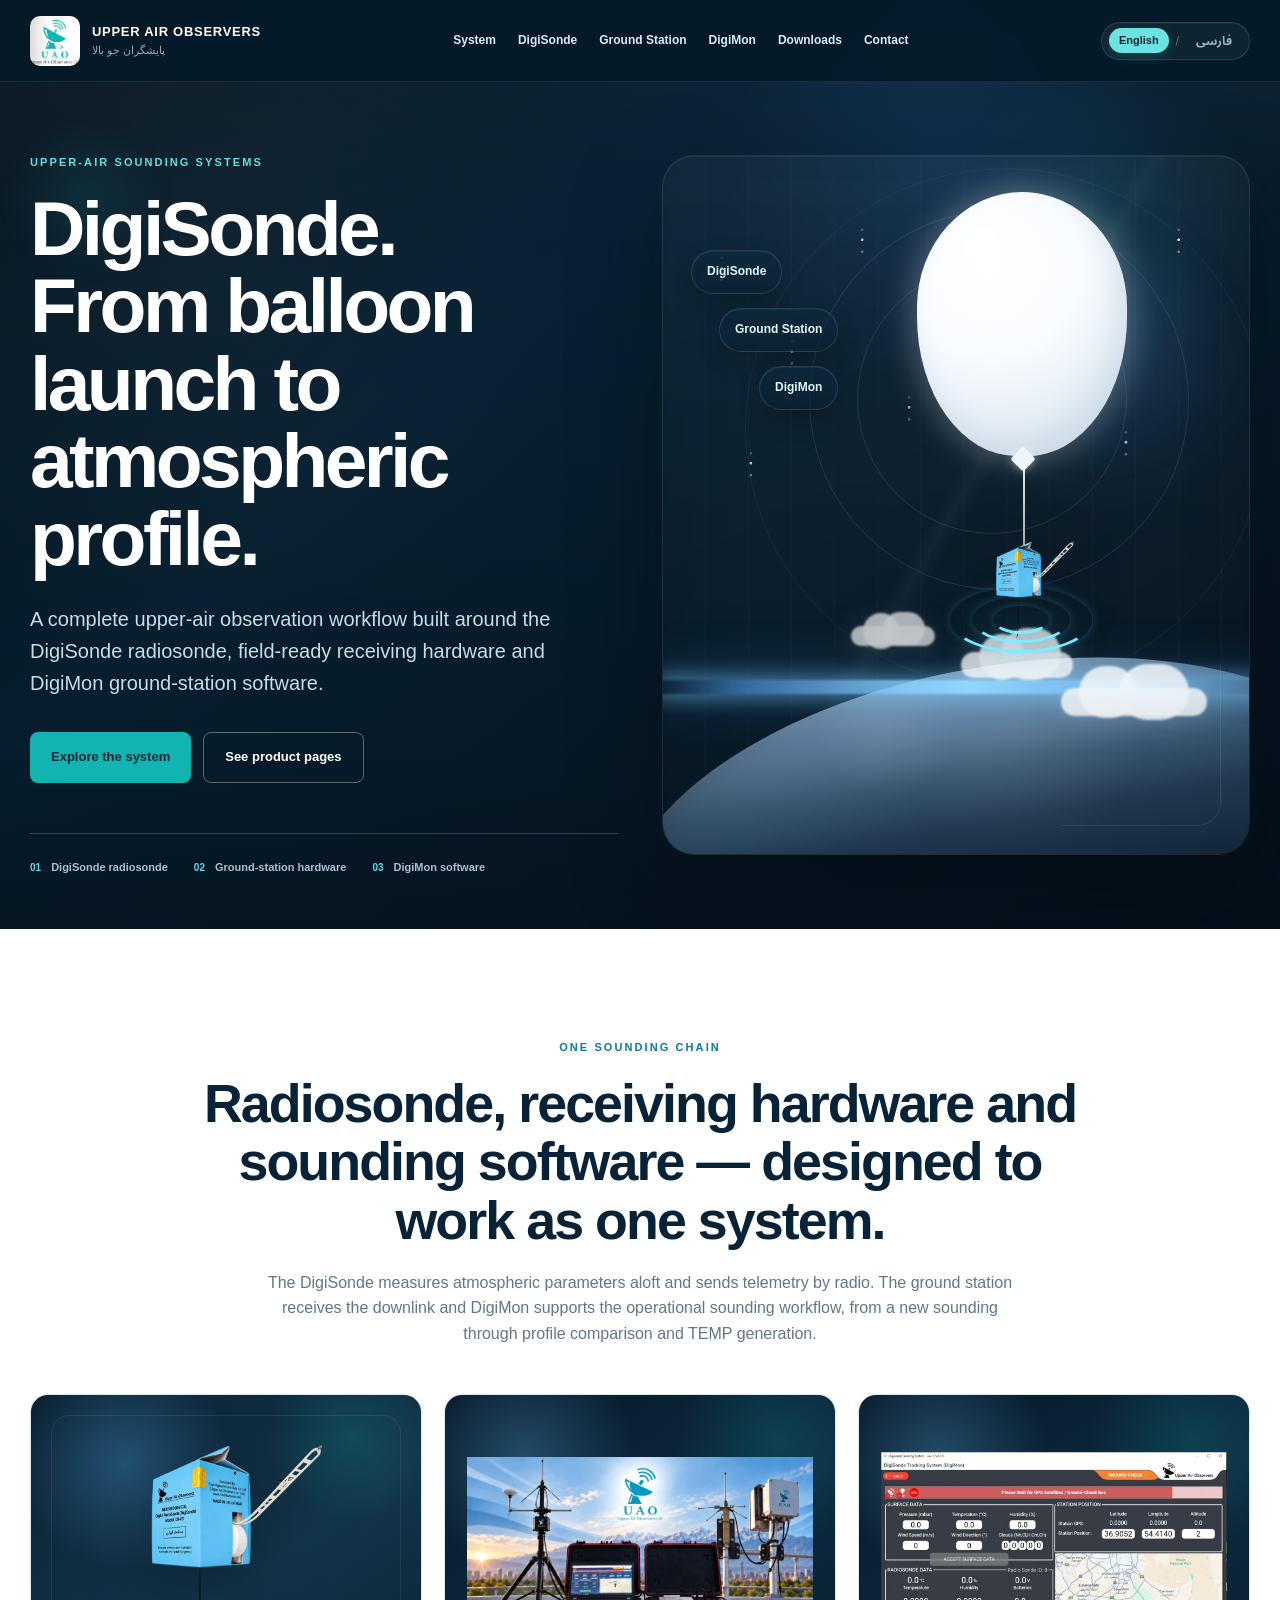
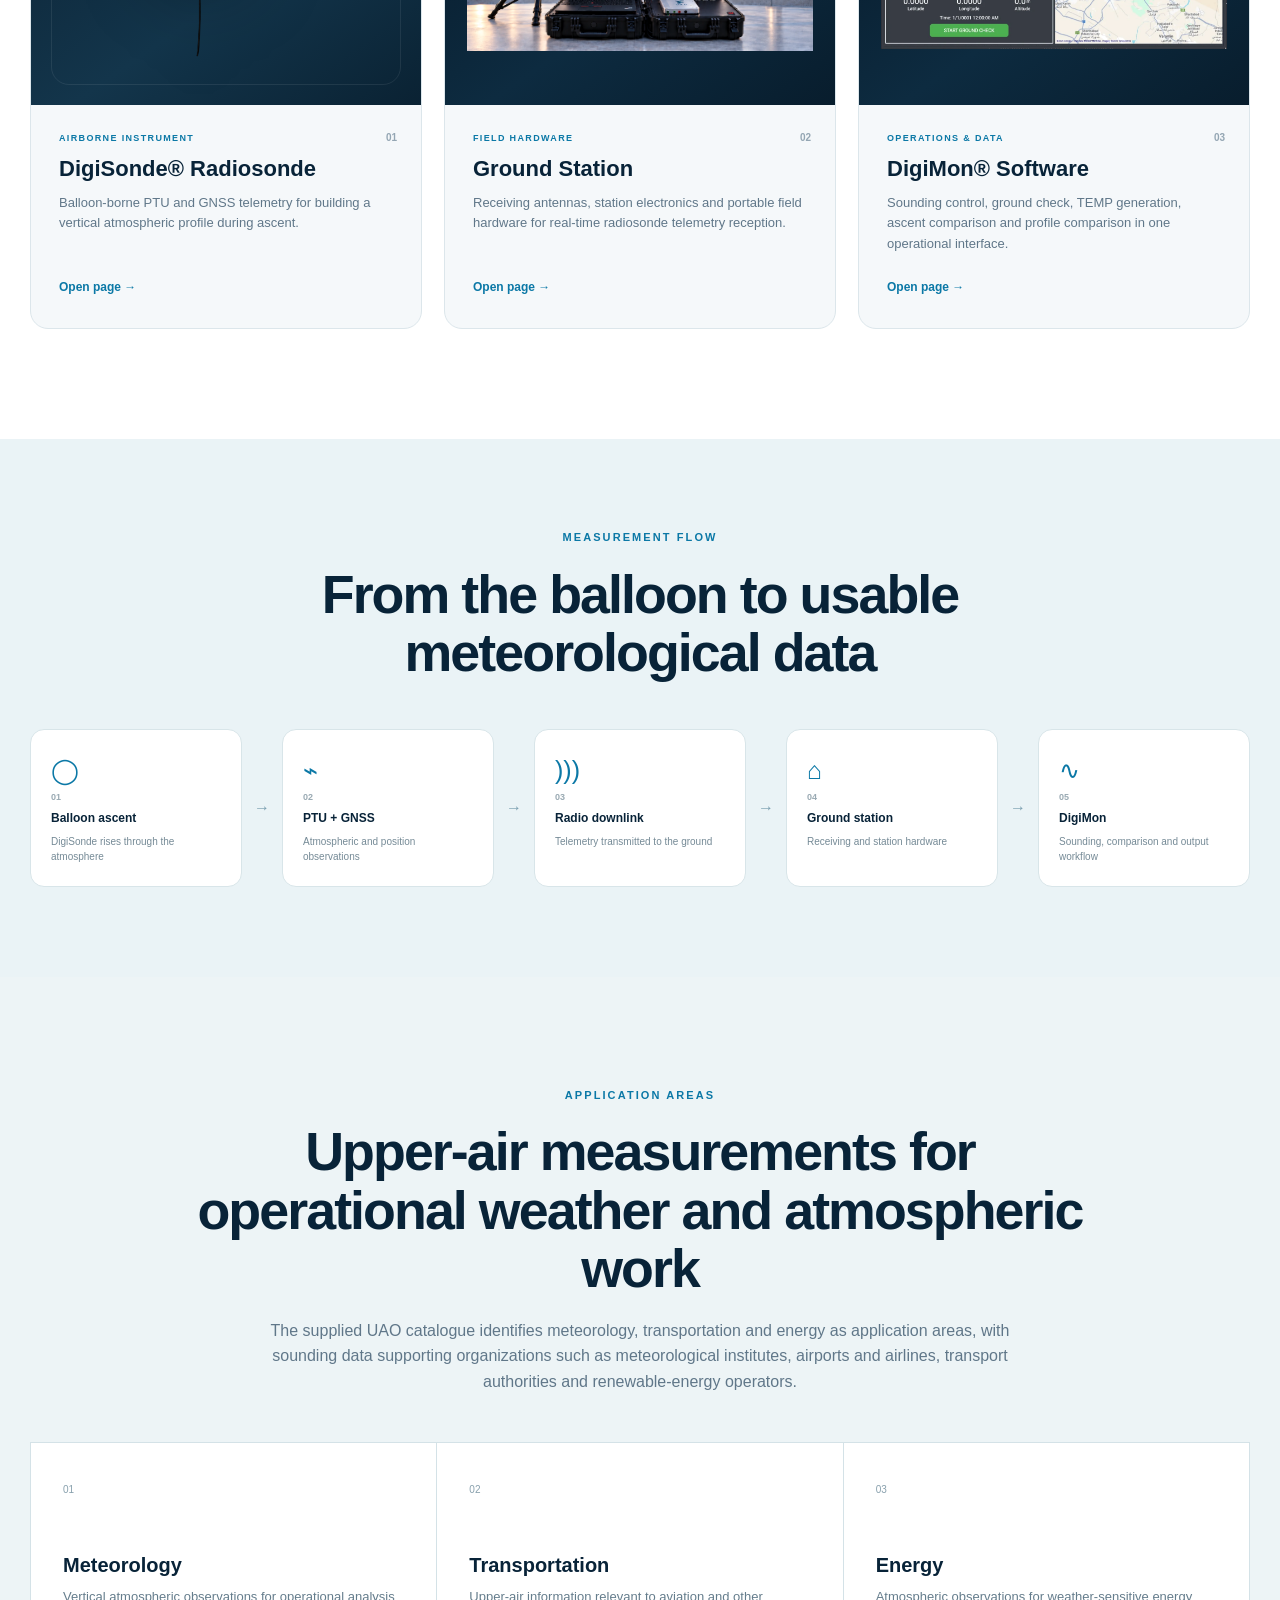
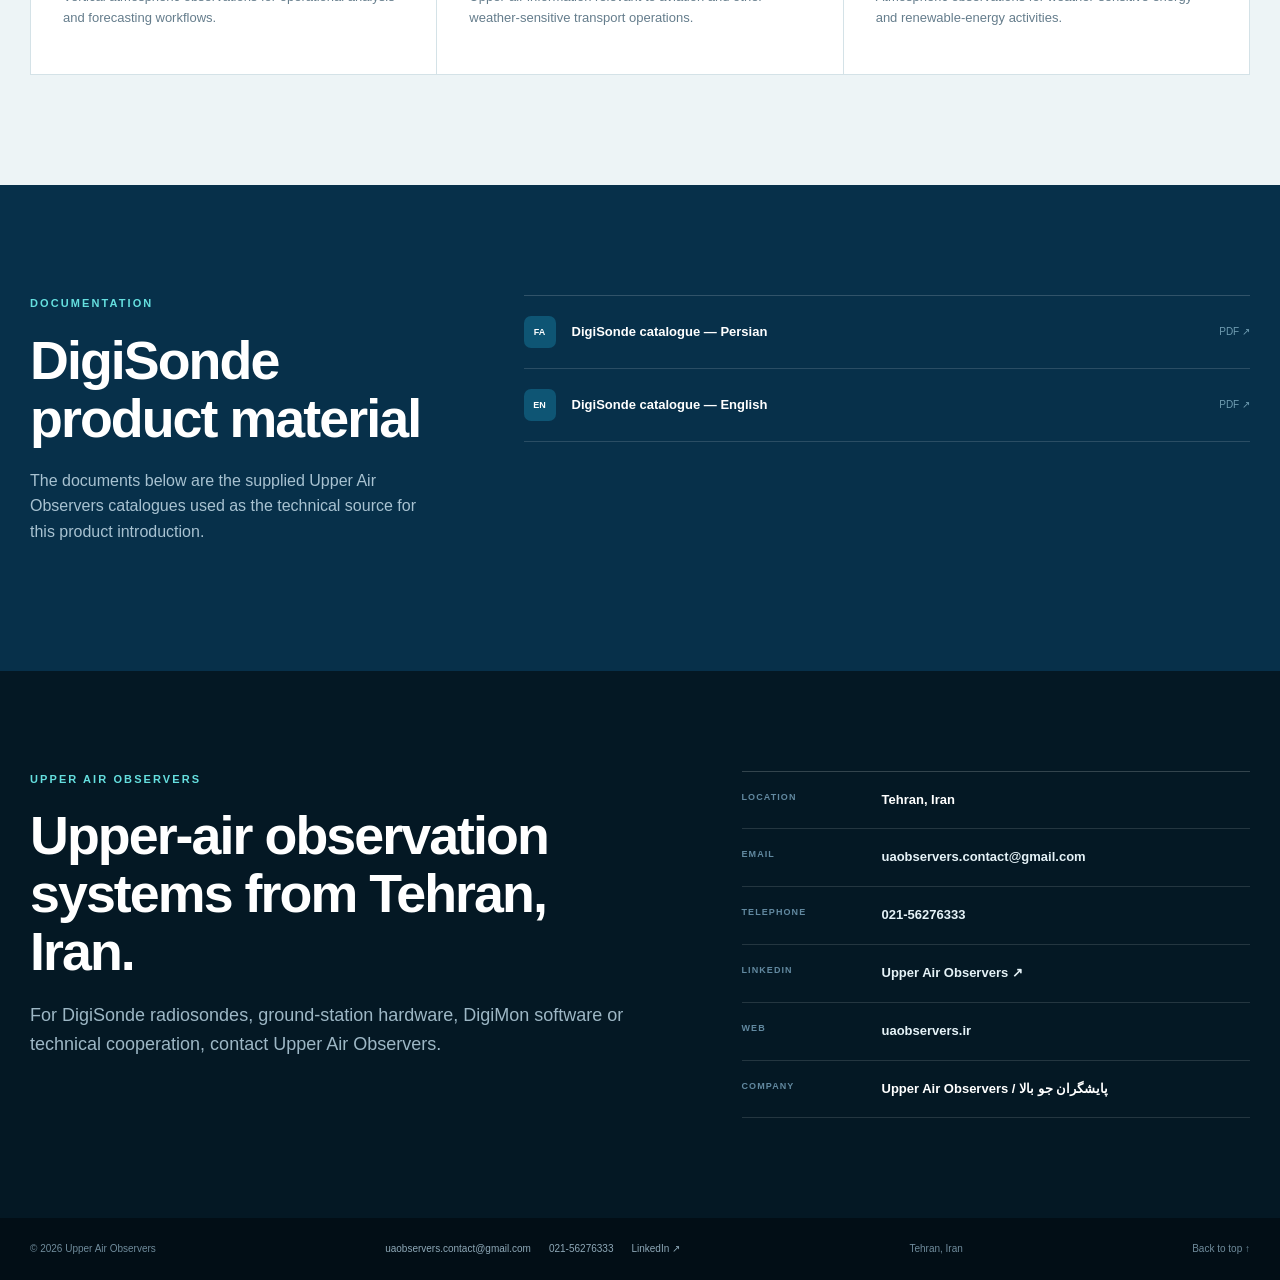
<file: index.html>
<!DOCTYPE html>

<html dir="ltr" lang="en">
<head>
<meta charset="utf-8"/>
<meta content="width=device-width,initial-scale=1" name="viewport"/>
<meta content="#062b42" name="theme-color"/>
<title>Upper Air Observers | Radiosonde &amp; Upper-Air Sounding Systems</title>
<link href="styles.css" rel="stylesheet"/>
<meta content="Upper Air Observers develops DigiSonde radiosondes, ground stations and DigiMon software for operational upper-air meteorological observations and sounding." name="description"/><meta content="index,follow,max-image-preview:large,max-snippet:-1,max-video-preview:-1" name="robots"/><meta content="Upper Air Observers" name="author"/><meta content="Upper Air Observers" name="application-name"/><link href="https://uaobservers.ir/" rel="canonical"/><link href="https://uaobservers.ir/" hreflang="en" rel="alternate"/><link href="https://uaobservers.ir/fa/" hreflang="fa" rel="alternate"/><link href="https://uaobservers.ir/" hreflang="x-default" rel="alternate"/><link href="favicon.ico" rel="icon" sizes="any"/><link href="assets/images/favicon-96.png" rel="icon" sizes="96x96" type="image/png"/><link href="assets/images/favicon-32.png" rel="icon" sizes="32x32" type="image/png"/><link href="assets/images/apple-touch-icon.png" rel="apple-touch-icon" sizes="180x180"/><meta content="website" property="og:type"/><meta content="Upper Air Observers" property="og:site_name"/><meta content="Upper Air Observers | Radiosonde &amp; Upper-Air Sounding Systems" property="og:title"/><meta content="Upper Air Observers develops DigiSonde radiosondes, ground stations and DigiMon software for operational upper-air meteorological observations and sounding." property="og:description"/><meta content="https://uaobservers.ir/" property="og:url"/><meta content="https://uaobservers.ir/assets/images/digisonde-over-iran.png" property="og:image"/><meta content="Upper Air Observers DigiSonde radiosonde during upper-air sounding" property="og:image:alt"/><meta content="en_US" property="og:locale"/><meta content="fa_IR" property="og:locale:alternate"/><meta content="summary_large_image" name="twitter:card"/><meta content="Upper Air Observers | Radiosonde &amp; Upper-Air Sounding Systems" name="twitter:title"/><meta content="Upper Air Observers develops DigiSonde radiosondes, ground stations and DigiMon software for operational upper-air meteorological observations and sounding." name="twitter:description"/><meta content="https://uaobservers.ir/assets/images/digisonde-over-iran.png" name="twitter:image"/><meta content="Upper Air Observers DigiSonde radiosonde during upper-air sounding" name="twitter:image:alt"/><script type="application/ld+json">{"@context":"https://schema.org","@graph":[{"@type":"Organization","@id":"https://uaobservers.ir/#organization","name":"Upper Air Observers","alternateName":["شرکت پایشگران جو بالا","پایشگران جو بالا","UAO"],"url":"https://uaobservers.ir/","logo":{"@type":"ImageObject","url":"https://uaobservers.ir/assets/images/apple-touch-icon.png","width":180,"height":180},"email":"uaobservers.contact@gmail.com","address":{"@type":"PostalAddress","addressLocality":"Tehran","addressCountry":"IR"},"sameAs":["https://www.linkedin.com/company/upper-air-observers"],"description":"Upper Air Observers develops DigiSonde radiosondes, ground stations and DigiMon software for operational upper-air meteorological observations and sounding.","contactPoint":{"@type":"ContactPoint","email":"uaobservers.contact@gmail.com","contactType":"sales and technical inquiries","availableLanguage":["en","fa"],"telephone":"+98-21-5627-6333"},"knowsAbout":["radiosonde","upper-air sounding","upper-air meteorological observations","DigiSonde","DigiMon","رادیوسوند","پایش جو بالا"],"telephone":"+98-21-5627-6333"},{"@type":"WebSite","@id":"https://uaobservers.ir/#website","url":"https://uaobservers.ir/","name":"Upper Air Observers","alternateName":["پایشگران جو بالا","پایشگران جو بالا","UAO"],"publisher":{"@id":"https://uaobservers.ir/#organization"},"inLanguage":["en","fa"]},{"@type":"WebPage","@id":"https://uaobservers.ir/#webpage","url":"https://uaobservers.ir/","name":"Upper Air Observers | Radiosonde & Upper-Air Sounding Systems","description":"Upper Air Observers develops DigiSonde radiosondes, ground stations and DigiMon software for operational upper-air meteorological observations and sounding.","inLanguage":"en","isPartOf":{"@id":"https://uaobservers.ir/#website"},"about":{"@id":"https://uaobservers.ir/#organization"},"primaryImageOfPage":{"@type":"ImageObject","url":"https://uaobservers.ir/assets/images/digisonde-over-iran.png"},"publisher":{"@id":"https://uaobservers.ir/#organization"}}]}</script><noscript><style>.reveal{opacity:1!important;transform:none!important}</style></noscript></head>
<body>
<a class="skip-link" data-i18n="skip" href="#main">Skip to content</a>
<header class="site-header" id="top">
<div class="container nav-shell">
<a aria-label="Upper Air Observers home" class="brand" href="index.html">
<span class="logo-chip"><img alt="UAO Upper Air Observers logo" decoding="async" height="828" src="assets/images/uao-logo.webp" width="1109"/></span>
<span class="brand-copy">
<strong data-i18n="brand">Upper Air Observers</strong>
<small data-i18n="brandFa">پایشگران جو بالا</small>
</span>
</a>
<button aria-controls="main-nav" aria-expanded="false" aria-label="Open menu" class="menu-toggle" type="button">
<span></span><span></span><span></span>
</button>
<nav aria-label="Primary navigation" class="main-nav" id="main-nav">
<a data-i18n="navSystem" href="index.html#system">System</a>
<a data-i18n="navRadiosonde" href="digisonde.html">DigiSonde</a>
<a data-i18n="navGround" href="ground-station.html">Ground Station</a>
<a data-i18n="navSoftware" href="digimon.html">DigiMon</a>
<a data-i18n="navDownloads" href="index.html#downloads">Downloads</a>
<a data-i18n="navContact" href="index.html#contact">Contact</a>
</nav>
<div aria-label="Choose language" class="language-control"><a aria-current="page" aria-label="Switch to English" class="lang-btn active" href="index.html" hreflang="en" lang="en">English</a><span aria-hidden="true" class="lang-divider">/</span><a aria-label="تغییر زبان به فارسی" class="lang-btn lang-btn-fa" href="fa/index.html" hreflang="fa" lang="fa">فارسی</a></div>
</div>
</header>
<main id="main">
<section class="hero animated-hero" id="home">
<div class="container hero-grid">
<div class="hero-copy reveal">
<p class="eyebrow" data-i18n="heroKicker">UPPER-AIR SOUNDING SYSTEMS</p>
<h1 data-i18n="heroTitle">DigiSonde.<br/>From balloon launch to atmospheric profile.</h1>
<p class="hero-lead" data-i18n="heroLead">A complete upper-air observation workflow built around the DigiSonde radiosonde, field-ready receiving hardware and DigiMon ground-station software.</p>
<div class="hero-actions">
<a class="button primary" data-i18n="heroPrimary" href="#system">Explore the system</a>
<a class="button ghost" data-i18n="heroSecondaryAlt" href="digisonde.html">See product pages</a>
</div>
<div aria-label="System components" class="hero-facts">
<div><b>01</b><span data-i18n="fact1">DigiSonde radiosonde</span></div>
<div><b>02</b><span data-i18n="fact2">Ground-station hardware</span></div>
<div><b>03</b><span data-i18n="fact3">DigiMon software</span></div>
</div>
</div>
<div aria-hidden="true" class="hero-scene reveal">
<div class="scene-stars"></div>
<div class="scene-stars stars-two"></div>
<div class="scene-nebula"></div>
<div class="scene-orbit orbit-one"></div>
<div class="scene-orbit orbit-two"></div>
<div class="scene-orbit orbit-three"></div>
<div class="earth-arc"></div>
<div class="earth-glow"></div>
<div class="cloud cloud-one"></div>
<div class="cloud cloud-two"></div>
<div class="cloud cloud-three"></div>
<div class="hero-sonde-wrap">
<div class="hero-balloon"></div>
<div class="hero-cable"></div>
<div class="hero-sonde">
<img alt="DigiSonde radiosonde" decoding="async" fetchpriority="high" height="1296" src="assets/images/digisonde-hero-real.webp" width="1213"/>
<span class="hero-sonde-tail"></span>
<span class="signal-rings">
<span></span><span></span><span></span>
</span>
</div>
</div>
<a class="scene-chip chip-one" href="digisonde.html">DigiSonde</a>
<a class="scene-chip chip-two" href="ground-station.html">Ground Station</a>
<a class="scene-chip chip-three" href="digimon.html">DigiMon</a>
</div>
</div>
</section>
<section class="system-intro section" id="system">
<div class="container">
<div class="section-head center reveal">
<p class="eyebrow dark" data-i18n="systemKicker">ONE SOUNDING CHAIN</p>
<h2 data-i18n="systemTitle">Radiosonde, receiving hardware and sounding software — designed to work as one system.</h2>
<p data-i18n="systemLead">The DigiSonde measures atmospheric parameters aloft and sends telemetry by radio. The ground station receives the downlink and DigiMon supports the operational sounding workflow, from a new sounding through profile comparison and TEMP generation.</p>
</div>
<div class="system-cards">
<article class="system-card reveal page-link-card" data-page="digisonde.html">
<div class="media portrait product-shot"><img alt="DigiSonde DS-03 packaging product photo" decoding="async" height="1296" loading="lazy" src="assets/images/digisonde-packaging.webp" width="1213"/></div>
<div class="card-copy">
<span class="card-no">01</span>
<p class="card-tag" data-i18n="sondeTag">AIRBORNE INSTRUMENT</p>
<h3 data-i18n="sondeCardTitle">DigiSonde® Radiosonde</h3>
<p data-i18n="sondeCardText">Balloon-borne PTU and GNSS telemetry for building a vertical atmospheric profile during ascent.</p>
<a data-i18n="openPage" href="digisonde.html">Open page →</a>
</div>
</article>
<article class="system-card reveal page-link-card" data-page="ground-station.html">
<div class="media portrait ground-promo"><img alt="Upper Air Observers ground station with portable station, GPS antenna and fixed antenna" decoding="async" height="941" loading="lazy" src="assets/images/ground-station-main-system.webp" width="1672"/></div>
<div class="card-copy">
<span class="card-no">02</span>
<p class="card-tag" data-i18n="groundTag">FIELD HARDWARE</p>
<h3 data-i18n="groundCardTitle">Ground Station</h3>
<p data-i18n="groundCardText">Receiving antennas, station electronics and portable field hardware for real-time radiosonde telemetry reception.</p>
<a data-i18n="openPage" href="ground-station.html">Open page →</a>
</div>
</article>
<article class="system-card reveal page-link-card" data-page="digimon.html">
<div class="media software"><img alt="DigiMon ground check software screen" decoding="async" height="730" loading="lazy" src="assets/images/digimon-ground-check.webp" width="1280"/></div>
<div class="card-copy">
<span class="card-no">03</span>
<p class="card-tag" data-i18n="softwareTag">OPERATIONS &amp; DATA</p>
<h3 data-i18n="softwareCardTitle">DigiMon® Software</h3>
<p data-i18n="softwareCardText">Sounding control, ground check, TEMP generation, ascent comparison and profile comparison in one operational interface.</p>
<a data-i18n="openPage" href="digimon.html">Open page →</a>
</div>
</article>
</div>
</div>
</section>
<section class="signal-chain">
<div class="container">
<div class="section-head center reveal">
<p class="eyebrow dark" data-i18n="chainKicker">MEASUREMENT FLOW</p>
<h2 data-i18n="chainTitle">From the balloon to usable meteorological data</h2>
</div>
<div class="chain-grid reveal">
<div><span class="chain-icon">◯</span><b>01</b><strong data-i18n="chain1">Balloon ascent</strong><small data-i18n="chain1Text">DigiSonde rises through the atmosphere</small></div>
<i>→</i>
<div><span class="chain-icon">⌁</span><b>02</b><strong data-i18n="chain2">PTU + GNSS</strong><small data-i18n="chain2Text">Atmospheric and position observations</small></div>
<i>→</i>
<div><span class="chain-icon">)))</span><b>03</b><strong data-i18n="chain3">Radio downlink</strong><small data-i18n="chain3Text">Telemetry transmitted to the ground</small></div>
<i>→</i>
<div><span class="chain-icon">⌂</span><b>04</b><strong data-i18n="chain4">Ground station</strong><small data-i18n="chain4Text">Receiving and station hardware</small></div>
<i>→</i>
<div><span class="chain-icon">∿</span><b>05</b><strong data-i18n="chain5">DigiMon</strong><small data-i18n="chain5Text">Sounding, comparison and output workflow</small></div>
</div>
</div>
</section>
<section class="section applications-section">
<div class="container">
<div class="section-head center reveal">
<p class="eyebrow dark" data-i18n="appKicker">APPLICATION AREAS</p>
<h2 data-i18n="appTitle">Upper-air measurements for operational weather and atmospheric work</h2>
<p data-i18n="appLead">The supplied UAO catalogue identifies meteorology, transportation and energy as application areas, with sounding data supporting organizations such as meteorological institutes, airports and airlines, transport authorities and renewable-energy operators.</p>
</div>
<div class="app-grid reveal">
<div><span>01</span><h3 data-i18n="app1">Meteorology</h3><p data-i18n="app1Text">Vertical atmospheric observations for operational analysis and forecasting workflows.</p></div>
<div><span>02</span><h3 data-i18n="app2">Transportation</h3><p data-i18n="app2Text">Upper-air information relevant to aviation and other weather-sensitive transport operations.</p></div>
<div><span>03</span><h3 data-i18n="app3">Energy</h3><p data-i18n="app3Text">Atmospheric observations for weather-sensitive energy and renewable-energy activities.</p></div>
</div>
</div>
</section>
<section class="section downloads-section" id="downloads">
<div class="container downloads-grid">
<div class="section-head reveal">
<p class="eyebrow" data-i18n="downloadsKicker">DOCUMENTATION</p>
<h2 data-i18n="downloadsTitle">DigiSonde product material</h2>
<p data-i18n="downloadsLead">The documents below are the supplied Upper Air Observers catalogues used as the technical source for this product introduction.</p>
</div>
<div class="download-list reveal">
<a href="assets/docs/DigiSonde-Catalogue-FA.pdf" rel="noopener" target="_blank"><span><b>FA</b><strong data-i18n="doc1">DigiSonde catalogue — Persian</strong></span><em>PDF ↗</em></a>
<a href="assets/docs/DigiSonde-Catalogue-EN.pdf" rel="noopener" target="_blank"><span><b>EN</b><strong data-i18n="doc2">DigiSonde catalogue — English</strong></span><em>PDF ↗</em></a>
</div>
</div>
</section>
<section class="contact-section" id="contact">
<div class="container contact-grid">
<div class="reveal">
<p class="eyebrow" data-i18n="contactKicker">UPPER AIR OBSERVERS</p>
<h2 data-i18n="contactTitle">Upper-air observation systems from Tehran, Iran.</h2>
<p data-i18n="contactText">For DigiSonde radiosondes, ground-station hardware, DigiMon software or technical cooperation, contact Upper Air Observers.</p>
</div>
<div class="contact-panel reveal">
<div><small data-i18n="locationLabel">LOCATION</small><strong data-i18n="location">Tehran, Iran</strong></div>
<div><small data-i18n="emailLabel">EMAIL</small><strong><a class="contact-link" href="mailto:uaobservers.contact@gmail.com">uaobservers.contact@gmail.com</a></strong></div><div><small>TELEPHONE</small><strong><a aria-label="Call Upper Air Observers" class="contact-link" href="tel:+982156276333">021-56276333</a></strong></div>
<div><small data-i18n="linkedinLabel">LINKEDIN</small><strong><a class="contact-link external-link" href="https://www.linkedin.com/company/upper-air-observers" rel="noopener noreferrer" target="_blank">Upper Air Observers ↗</a></strong></div>
<div><small data-i18n="webLabel">WEB</small><strong><a class="contact-link" href="https://uaobservers.ir/">uaobservers.ir</a></strong></div>
<div><small data-i18n="companyLabel">COMPANY</small><strong data-i18n="companyName">Upper Air Observers / پایشگران جو بالا</strong></div>
</div>
</div>
</section>
</main>
<footer class="site-footer">
<div class="container footer-row">
<span>© <span id="year"></span> Upper Air Observers</span>
<div class="footer-contact-links">
<a aria-label="Email Upper Air Observers" href="mailto:uaobservers.contact@gmail.com">uaobservers.contact@gmail.com</a><a aria-label="Call Upper Air Observers" href="tel:+982156276333">021-56276333</a>
<a aria-label="Upper Air Observers on LinkedIn" href="https://www.linkedin.com/company/upper-air-observers" rel="noopener noreferrer" target="_blank">LinkedIn ↗</a>
</div>
<span data-i18n="footerLocation">Tehran, Iran</span>
<a data-i18n="backTop" href="#top">Back to top ↑</a>
</div>
</footer>
<script src="script.js"></script>
<script>
document.querySelectorAll('.page-link-card[data-page]').forEach(card=>{
  card.addEventListener('click',e=>{
    if(e.target.closest('a')) return;
    window.location.href=card.dataset.page;
  });
});
</script>
</body>
</html>
</file>
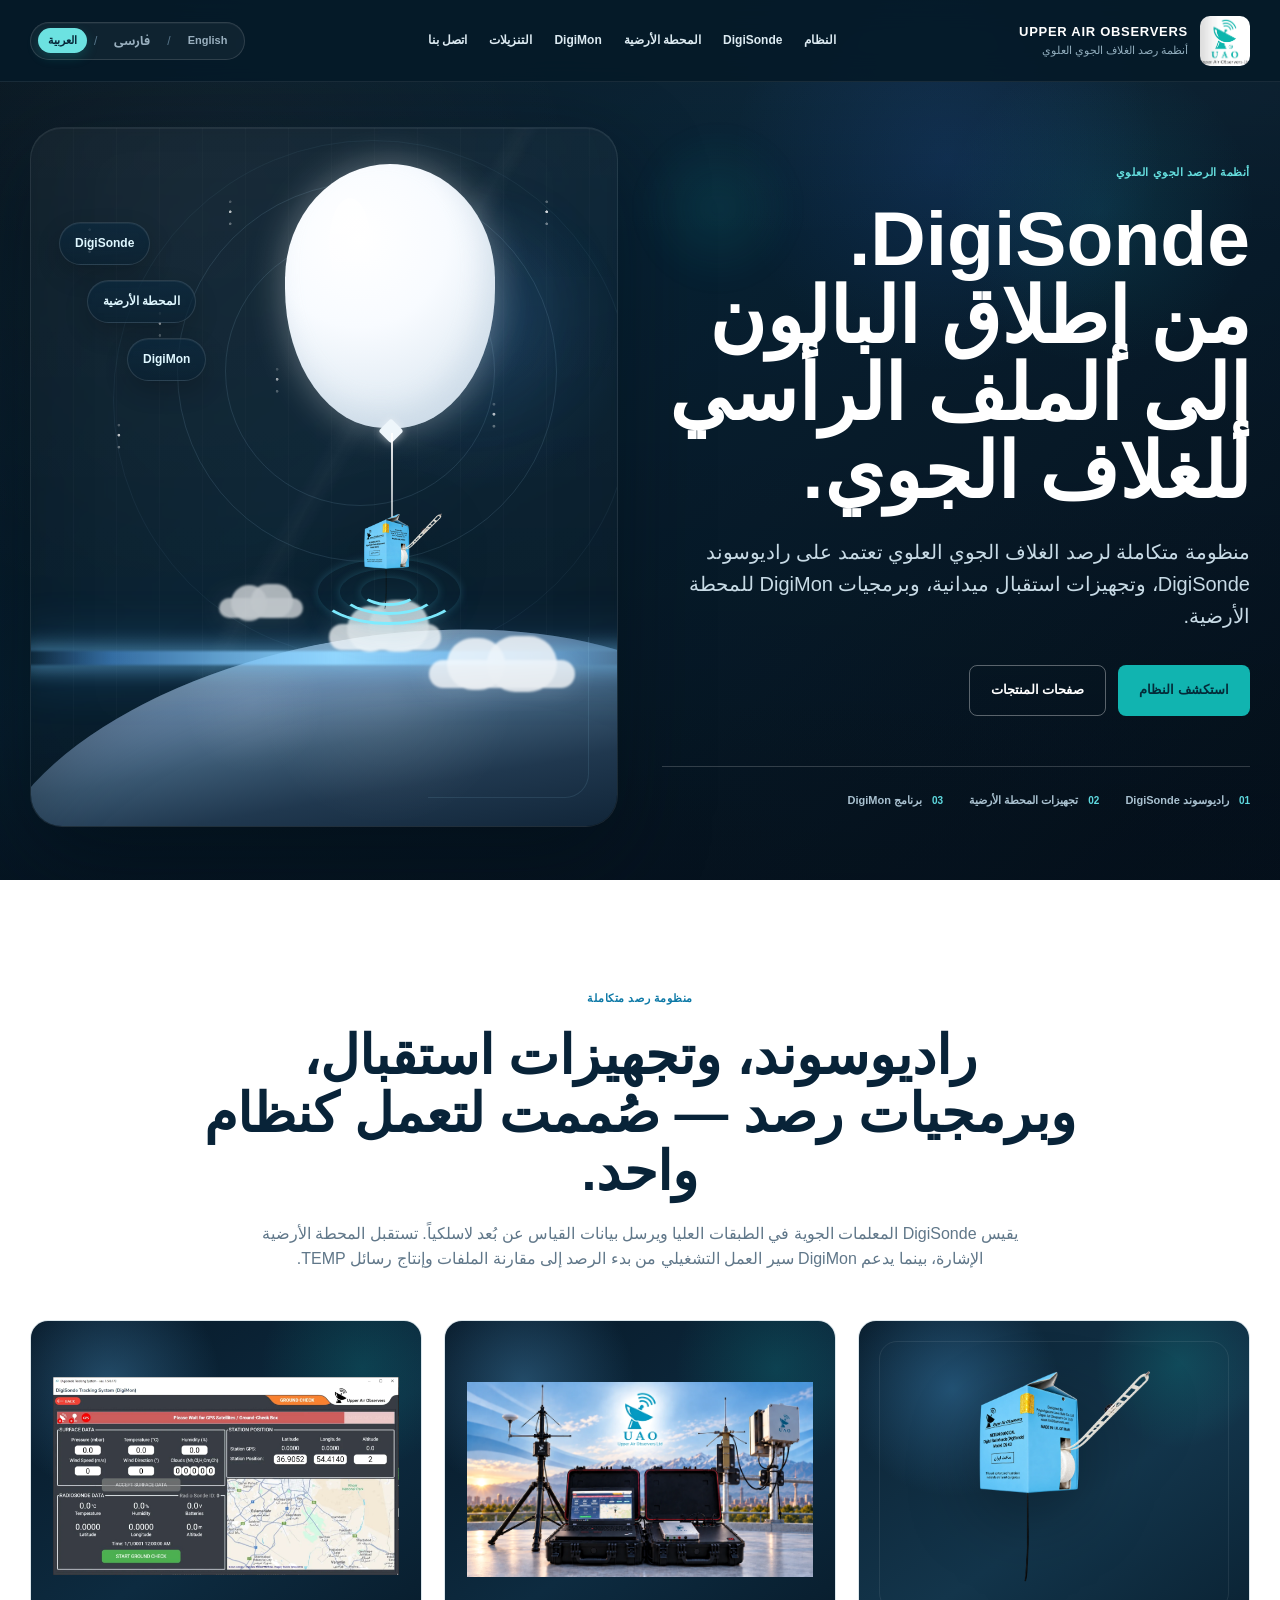
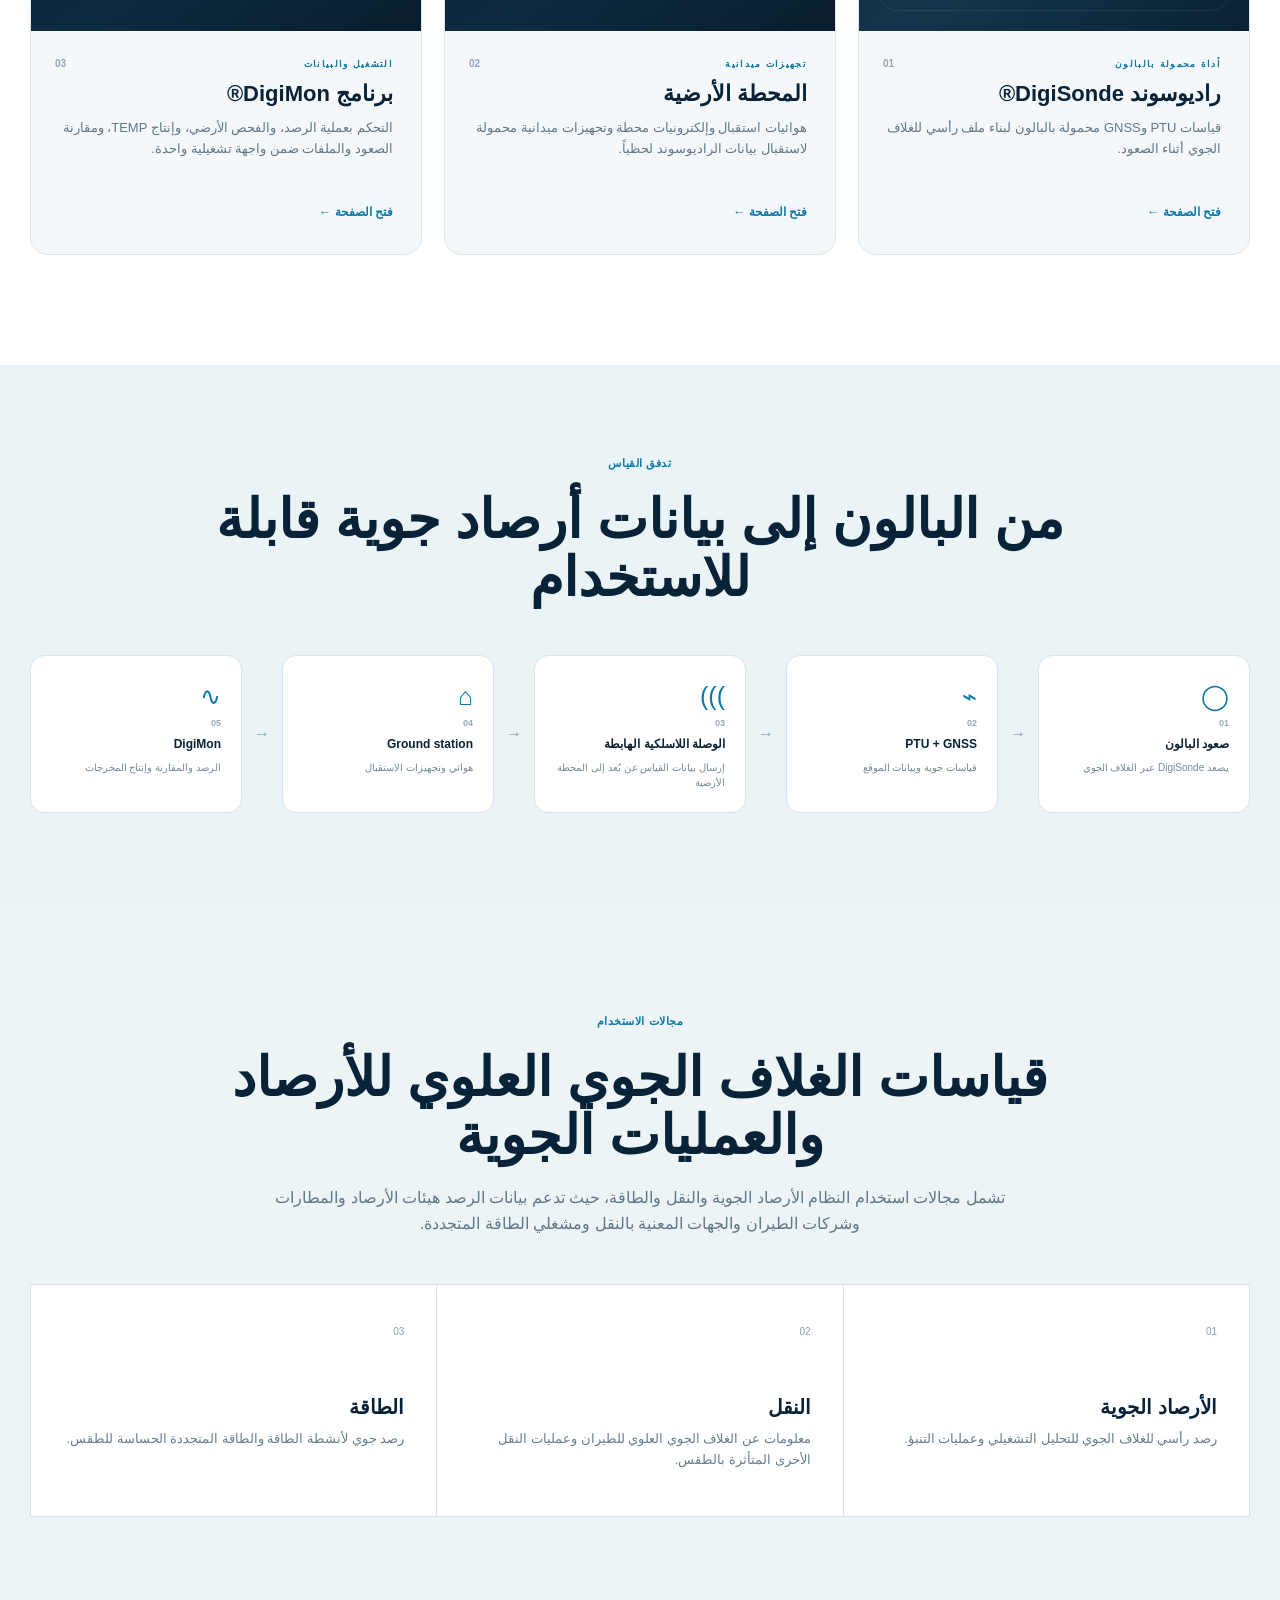
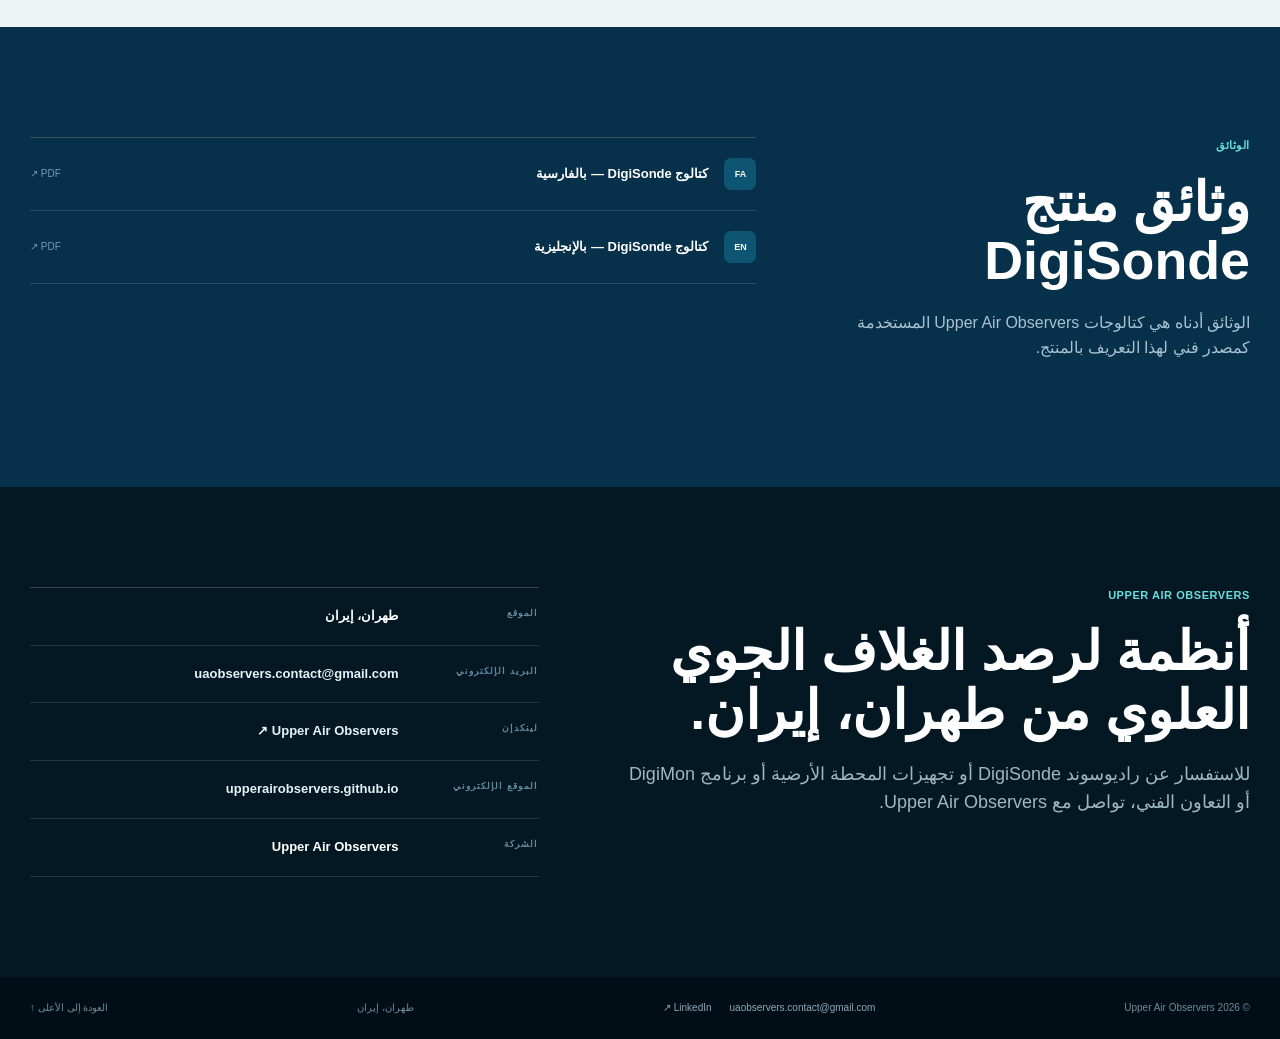
<file: ar/index.html>
<!DOCTYPE html>

<html dir="rtl" lang="ar">
<head>
<meta charset="utf-8"/>
<meta content="width=device-width,initial-scale=1" name="viewport"/>
<meta content="#062b42" name="theme-color"/>
<title>Upper Air Observers | راديوسوند وأنظمة الرصد الجوي العلوي</title>
<link href="../styles.css" rel="stylesheet"/>
<meta content="تطوّر Upper Air Observers راديوسوند DigiSonde ومحطات أرضية وبرمجيات DigiMon لعمليات الرصد الجوي العلوي وقياسات الغلاف الجوي." name="description"/><meta content="index,follow,max-image-preview:large,max-snippet:-1,max-video-preview:-1" name="robots"/><meta content="Upper Air Observers" name="author"/><meta content="Upper Air Observers" name="application-name"/><link href="https://upperairobservers.github.io/ar/" rel="canonical"/><link href="https://upperairobservers.github.io/" hreflang="en" rel="alternate"/><link href="https://upperairobservers.github.io/fa/" hreflang="fa" rel="alternate"/><link href="https://upperairobservers.github.io/ar/" hreflang="ar" rel="alternate"/><link href="https://upperairobservers.github.io/" hreflang="x-default" rel="alternate"/><link href="../favicon.ico" rel="icon" sizes="any"/><link href="../assets/images/favicon-96.png" rel="icon" sizes="96x96" type="image/png"/><link href="../assets/images/favicon-32.png" rel="icon" sizes="32x32" type="image/png"/><link href="../assets/images/apple-touch-icon.png" rel="apple-touch-icon" sizes="180x180"/><meta content="website" property="og:type"/><meta content="Upper Air Observers" property="og:site_name"/><meta content="Upper Air Observers | راديوسوند وأنظمة الرصد الجوي العلوي" property="og:title"/><meta content="تطوّر Upper Air Observers راديوسوند DigiSonde ومحطات أرضية وبرمجيات DigiMon لعمليات الرصد الجوي العلوي وقياسات الغلاف الجوي." property="og:description"/><meta content="https://upperairobservers.github.io/ar/" property="og:url"/><meta content="https://upperairobservers.github.io/assets/images/digisonde-over-iran.png" property="og:image"/><meta content="راديوسوند DigiSonde من Upper Air Observers أثناء رصد الغلاف الجوي العلوي" property="og:image:alt"/><meta content="ar_AR" property="og:locale"/><meta content="fa_IR" property="og:locale:alternate"/><meta content="summary_large_image" name="twitter:card"/><meta content="Upper Air Observers | راديوسوند وأنظمة الرصد الجوي العلوي" name="twitter:title"/><meta content="تطوّر Upper Air Observers راديوسوند DigiSonde ومحطات أرضية وبرمجيات DigiMon لعمليات الرصد الجوي العلوي وقياسات الغلاف الجوي." name="twitter:description"/><meta content="https://upperairobservers.github.io/assets/images/digisonde-over-iran.png" name="twitter:image"/><meta content="راديوسوند DigiSonde من Upper Air Observers أثناء رصد الغلاف الجوي العلوي" name="twitter:image:alt"/><script type="application/ld+json">{"@context":"https://schema.org","@graph":[{"@type":"Organization","@id":"https://upperairobservers.github.io/#organization","name":"Upper Air Observers","alternateName":["پایشگران جو بالا","پایشگران جَو بالا","UAO","Upper Air Observers (UAO)"],"url":"https://upperairobservers.github.io/","logo":{"@type":"ImageObject","url":"https://upperairobservers.github.io/assets/images/apple-touch-icon.png","width":180,"height":180},"email":"uaobservers.contact@gmail.com","address":{"@type":"PostalAddress","addressLocality":"طهران","addressCountry":"IR"},"sameAs":["https://www.linkedin.com/company/upper-air-observers"],"description":"تطوّر Upper Air Observers أنظمة راديوسوند ومحطات أرضية وبرمجيات للرصد الجوي العلوي.","contactPoint":{"@type":"ContactPoint","email":"uaobservers.contact@gmail.com","contactType":"sales and technical inquiries","availableLanguage":["en","fa","ar"]},"knowsAbout":["radiosonde","upper-air sounding","upper-air meteorological observations","DigiSonde","DigiMon","رادیوسوند","پایش جو بالا"]},{"@type":"WebSite","@id":"https://upperairobservers.github.io/#website","url":"https://upperairobservers.github.io/","name":"Upper Air Observers","alternateName":["پایشگران جو بالا","پایشگران جَو بالا","UAO"],"publisher":{"@id":"https://upperairobservers.github.io/#organization"},"inLanguage":["en","fa","ar"]},{"@type":"WebPage","@id":"https://upperairobservers.github.io/ar/#webpage","url":"https://upperairobservers.github.io/ar/","name":"Upper Air Observers | راديوسوند وأنظمة الرصد الجوي العلوي","description":"تطوّر Upper Air Observers راديوسوند DigiSonde ومحطات أرضية وبرمجيات DigiMon لعمليات الرصد الجوي العلوي وقياسات الغلاف الجوي.","inLanguage":"ar","isPartOf":{"@id":"https://upperairobservers.github.io/#website"},"about":{"@id":"https://upperairobservers.github.io/#organization"},"primaryImageOfPage":{"@type":"ImageObject","url":"https://upperairobservers.github.io/assets/images/digisonde-over-iran.png"},"publisher":{"@id":"https://upperairobservers.github.io/#organization"}}]}</script><noscript><style>.reveal{opacity:1!important;transform:none!important}</style></noscript></head>
<body class="ar">
<a class="skip-link" href="#main">الانتقال إلى المحتوى</a>
<header class="site-header" id="top">
<div class="container nav-shell">
<a aria-label="الصفحة الرئيسية لـ Upper Air Observers" class="brand" href="index.html">
<span class="logo-chip"><img alt="شعار Upper Air Observers" decoding="async" height="828" src="../assets/images/uao-logo.webp" width="1109"/></span>
<span class="brand-copy">
<strong>Upper Air Observers</strong>
<small>أنظمة رصد الغلاف الجوي العلوي</small>
</span>
</a>
<button aria-controls="main-nav" aria-expanded="false" aria-label="فتح القائمة" class="menu-toggle" type="button">
<span></span><span></span><span></span>
</button>
<nav aria-label="التنقل الرئيسي" class="main-nav" id="main-nav">
<a href="index.html#system">النظام</a>
<a href="digisonde.html">DigiSonde</a>
<a href="ground-station.html">المحطة الأرضية</a>
<a href="digimon.html">DigiMon</a>
<a href="index.html#downloads">التنزيلات</a>
<a href="index.html#contact">اتصل بنا</a>
</nav>
<div aria-label="اختيار اللغة" class="language-control"><a aria-label="Switch to English" class="lang-btn" href="../index.html" hreflang="en" lang="en">English</a><span aria-hidden="true" class="lang-divider">/</span><a aria-label="تغییر زبان به فارسی" class="lang-btn lang-btn-fa" href="../fa/index.html" hreflang="fa" lang="fa">فارسی</a><span aria-hidden="true" class="lang-divider">/</span><a aria-current="page" aria-label="العربية" class="lang-btn lang-btn-ar active" href="index.html" hreflang="ar" lang="ar">العربية</a></div>
</div>
</header>
<main id="main">
<section class="hero animated-hero" id="home">
<div class="container hero-grid">
<div class="hero-copy reveal">
<p class="eyebrow">أنظمة الرصد الجوي العلوي</p>
<h1>DigiSonde.<br/>من إطلاق البالون إلى الملف الرأسي للغلاف الجوي.</h1>
<p class="hero-lead">منظومة متكاملة لرصد الغلاف الجوي العلوي تعتمد على راديوسوند DigiSonde، وتجهيزات استقبال ميدانية، وبرمجيات DigiMon للمحطة الأرضية.</p>
<div class="hero-actions">
<a class="button primary" href="#system">استكشف النظام</a>
<a class="button ghost" href="digisonde.html">صفحات المنتجات</a>
</div>
<div aria-label="System components" class="hero-facts">
<div><b>01</b><span>راديوسوند DigiSonde</span></div>
<div><b>02</b><span>تجهيزات المحطة الأرضية</span></div>
<div><b>03</b><span>برنامج DigiMon</span></div>
</div>
</div>
<div aria-hidden="true" class="hero-scene reveal">
<div class="scene-stars"></div>
<div class="scene-stars stars-two"></div>
<div class="scene-nebula"></div>
<div class="scene-orbit orbit-one"></div>
<div class="scene-orbit orbit-two"></div>
<div class="scene-orbit orbit-three"></div>
<div class="earth-arc"></div>
<div class="earth-glow"></div>
<div class="cloud cloud-one"></div>
<div class="cloud cloud-two"></div>
<div class="cloud cloud-three"></div>
<div class="hero-sonde-wrap">
<div class="hero-balloon"></div>
<div class="hero-cable"></div>
<div class="hero-sonde">
<img alt="راديوسوند DigiSonde" decoding="async" fetchpriority="high" height="1296" src="../assets/images/digisonde-hero-real.webp" width="1213"/>
<span class="hero-sonde-tail"></span>
<span class="signal-rings">
<span></span><span></span><span></span>
</span>
</div>
</div>
<a class="scene-chip chip-one" href="digisonde.html">DigiSonde</a>
<a class="scene-chip chip-two" href="ground-station.html">المحطة الأرضية</a>
<a class="scene-chip chip-three" href="digimon.html">DigiMon</a>
</div>
</div>
</section>
<section class="system-intro section" id="system">
<div class="container">
<div class="section-head center reveal">
<p class="eyebrow dark">منظومة رصد متكاملة</p>
<h2>راديوسوند، وتجهيزات استقبال، وبرمجيات رصد — صُممت لتعمل كنظام واحد.</h2>
<p>يقيس DigiSonde المعلمات الجوية في الطبقات العليا ويرسل بيانات القياس عن بُعد لاسلكياً. تستقبل المحطة الأرضية الإشارة، بينما يدعم DigiMon سير العمل التشغيلي من بدء الرصد إلى مقارنة الملفات وإنتاج رسائل TEMP.</p>
</div>
<div class="system-cards">
<article class="system-card reveal page-link-card" data-page="digisonde.html">
<div class="media portrait product-shot"><img alt="DigiSonde DS-03 packaging product photo" decoding="async" height="1296" loading="lazy" src="../assets/images/digisonde-packaging.webp" width="1213"/></div>
<div class="card-copy">
<span class="card-no">01</span>
<p class="card-tag">أداة محمولة بالبالون</p>
<h3>راديوسوند DigiSonde®</h3>
<p>قياسات PTU وGNSS محمولة بالبالون لبناء ملف رأسي للغلاف الجوي أثناء الصعود.</p>
<a href="digisonde.html">فتح الصفحة ←</a>
</div>
</article>
<article class="system-card reveal page-link-card" data-page="ground-station.html">
<div class="media portrait ground-promo"><img alt="Upper Air Observers ground station with portable station, GPS antenna and fixed antenna" decoding="async" height="941" loading="lazy" src="../assets/images/ground-station-main-system.webp" width="1672"/></div>
<div class="card-copy">
<span class="card-no">02</span>
<p class="card-tag">تجهيزات ميدانية</p>
<h3>المحطة الأرضية</h3>
<p>هوائيات استقبال وإلكترونيات محطة وتجهيزات ميدانية محمولة لاستقبال بيانات الراديوسوند لحظياً.</p>
<a href="ground-station.html">فتح الصفحة ←</a>
</div>
</article>
<article class="system-card reveal page-link-card" data-page="digimon.html">
<div class="media software"><img alt="DigiMon ground check software screen" decoding="async" height="730" loading="lazy" src="../assets/images/digimon-ground-check.webp" width="1280"/></div>
<div class="card-copy">
<span class="card-no">03</span>
<p class="card-tag">التشغيل والبيانات</p>
<h3>برنامج DigiMon®</h3>
<p>التحكم بعملية الرصد، والفحص الأرضي، وإنتاج TEMP، ومقارنة الصعود والملفات ضمن واجهة تشغيلية واحدة.</p>
<a href="digimon.html">فتح الصفحة ←</a>
</div>
</article>
</div>
</div>
</section>
<section class="signal-chain">
<div class="container">
<div class="section-head center reveal">
<p class="eyebrow dark">تدفق القياس</p>
<h2>من البالون إلى بيانات أرصاد جوية قابلة للاستخدام</h2>
</div>
<div class="chain-grid reveal">
<div><span class="chain-icon">◯</span><b>01</b><strong>صعود البالون</strong><small>يصعد DigiSonde عبر الغلاف الجوي</small></div>
<i>→</i>
<div><span class="chain-icon">⌁</span><b>02</b><strong>PTU + GNSS</strong><small>قياسات جوية وبيانات الموقع</small></div>
<i>→</i>
<div><span class="chain-icon">)))</span><b>03</b><strong>الوصلة اللاسلكية الهابطة</strong><small>إرسال بيانات القياس عن بُعد إلى المحطة الأرضية</small></div>
<i>→</i>
<div><span class="chain-icon">⌂</span><b>04</b><strong>Ground station</strong><small>هوائي وتجهيزات الاستقبال</small></div>
<i>→</i>
<div><span class="chain-icon">∿</span><b>05</b><strong>DigiMon</strong><small>الرصد والمقارنة وإنتاج المخرجات</small></div>
</div>
</div>
</section>
<section class="section applications-section">
<div class="container">
<div class="section-head center reveal">
<p class="eyebrow dark">مجالات الاستخدام</p>
<h2>قياسات الغلاف الجوي العلوي للأرصاد والعمليات الجوية</h2>
<p>تشمل مجالات استخدام النظام الأرصاد الجوية والنقل والطاقة، حيث تدعم بيانات الرصد هيئات الأرصاد والمطارات وشركات الطيران والجهات المعنية بالنقل ومشغلي الطاقة المتجددة.</p>
</div>
<div class="app-grid reveal">
<div><span>01</span><h3>الأرصاد الجوية</h3><p>رصد رأسي للغلاف الجوي للتحليل التشغيلي وعمليات التنبؤ.</p></div>
<div><span>02</span><h3>النقل</h3><p>معلومات عن الغلاف الجوي العلوي للطيران وعمليات النقل الأخرى المتأثرة بالطقس.</p></div>
<div><span>03</span><h3>الطاقة</h3><p>رصد جوي لأنشطة الطاقة والطاقة المتجددة الحساسة للطقس.</p></div>
</div>
</div>
</section>
<section class="section downloads-section" id="downloads">
<div class="container downloads-grid">
<div class="section-head reveal">
<p class="eyebrow">الوثائق</p>
<h2>وثائق منتج DigiSonde</h2>
<p>الوثائق أدناه هي كتالوجات Upper Air Observers المستخدمة كمصدر فني لهذا التعريف بالمنتج.</p>
</div>
<div class="download-list reveal">
<a href="assets/docs/DigiSonde-Catalogue-FA.pdf" rel="noopener" target="_blank"><span><b>FA</b><strong>كتالوج DigiSonde — بالفارسية</strong></span><em>PDF ↗</em></a>
<a href="assets/docs/DigiSonde-Catalogue-EN.pdf" rel="noopener" target="_blank"><span><b>EN</b><strong>كتالوج DigiSonde — بالإنجليزية</strong></span><em>PDF ↗</em></a>
</div>
</div>
</section>
<section class="contact-section" id="contact">
<div class="container contact-grid">
<div class="reveal">
<p class="eyebrow">UPPER AIR OBSERVERS</p>
<h2>أنظمة لرصد الغلاف الجوي العلوي من طهران، إيران.</h2>
<p>للاستفسار عن راديوسوند DigiSonde أو تجهيزات المحطة الأرضية أو برنامج DigiMon أو التعاون الفني، تواصل مع Upper Air Observers.</p>
</div>
<div class="contact-panel reveal">
<div><small>الموقع</small><strong>طهران، إيران</strong></div>
<div><small>البريد الإلكتروني</small><strong><a class="contact-link" href="mailto:uaobservers.contact@gmail.com">uaobservers.contact@gmail.com</a></strong></div>
<div><small>لينكدإن</small><strong><a class="contact-link external-link" href="https://www.linkedin.com/company/upper-air-observers" rel="noopener noreferrer" target="_blank">Upper Air Observers ↗</a></strong></div>
<div><small>الموقع الإلكتروني</small><strong><a class="contact-link" href="https://upperairobservers.github.io/">upperairobservers.github.io</a></strong></div>
<div><small>الشركة</small><strong>Upper Air Observers</strong></div>
</div>
</div>
</section>
</main>
<footer class="site-footer">
<div class="container footer-row">
<span>© <span id="year"></span> Upper Air Observers</span>
<div class="footer-contact-links">
<a aria-label="مراسلة Upper Air Observers بالبريد الإلكتروني" href="mailto:uaobservers.contact@gmail.com">uaobservers.contact@gmail.com</a>
<a aria-label="Upper Air Observers على لينكدإن" href="https://www.linkedin.com/company/upper-air-observers" rel="noopener noreferrer" target="_blank">LinkedIn ↗</a>
</div>
<span>طهران، إيران</span>
<a href="#top">العودة إلى الأعلى ↑</a>
</div>
</footer>
<script src="../script.js"></script>
<script>
document.querySelectorAll('.page-link-card[data-page]').forEach(card=>{
  card.addEventListener('click',e=>{
    if(e.target.closest('a')) return;
    window.location.href=card.dataset.page;
  });
});
</script>
</body>
</html>
</file>
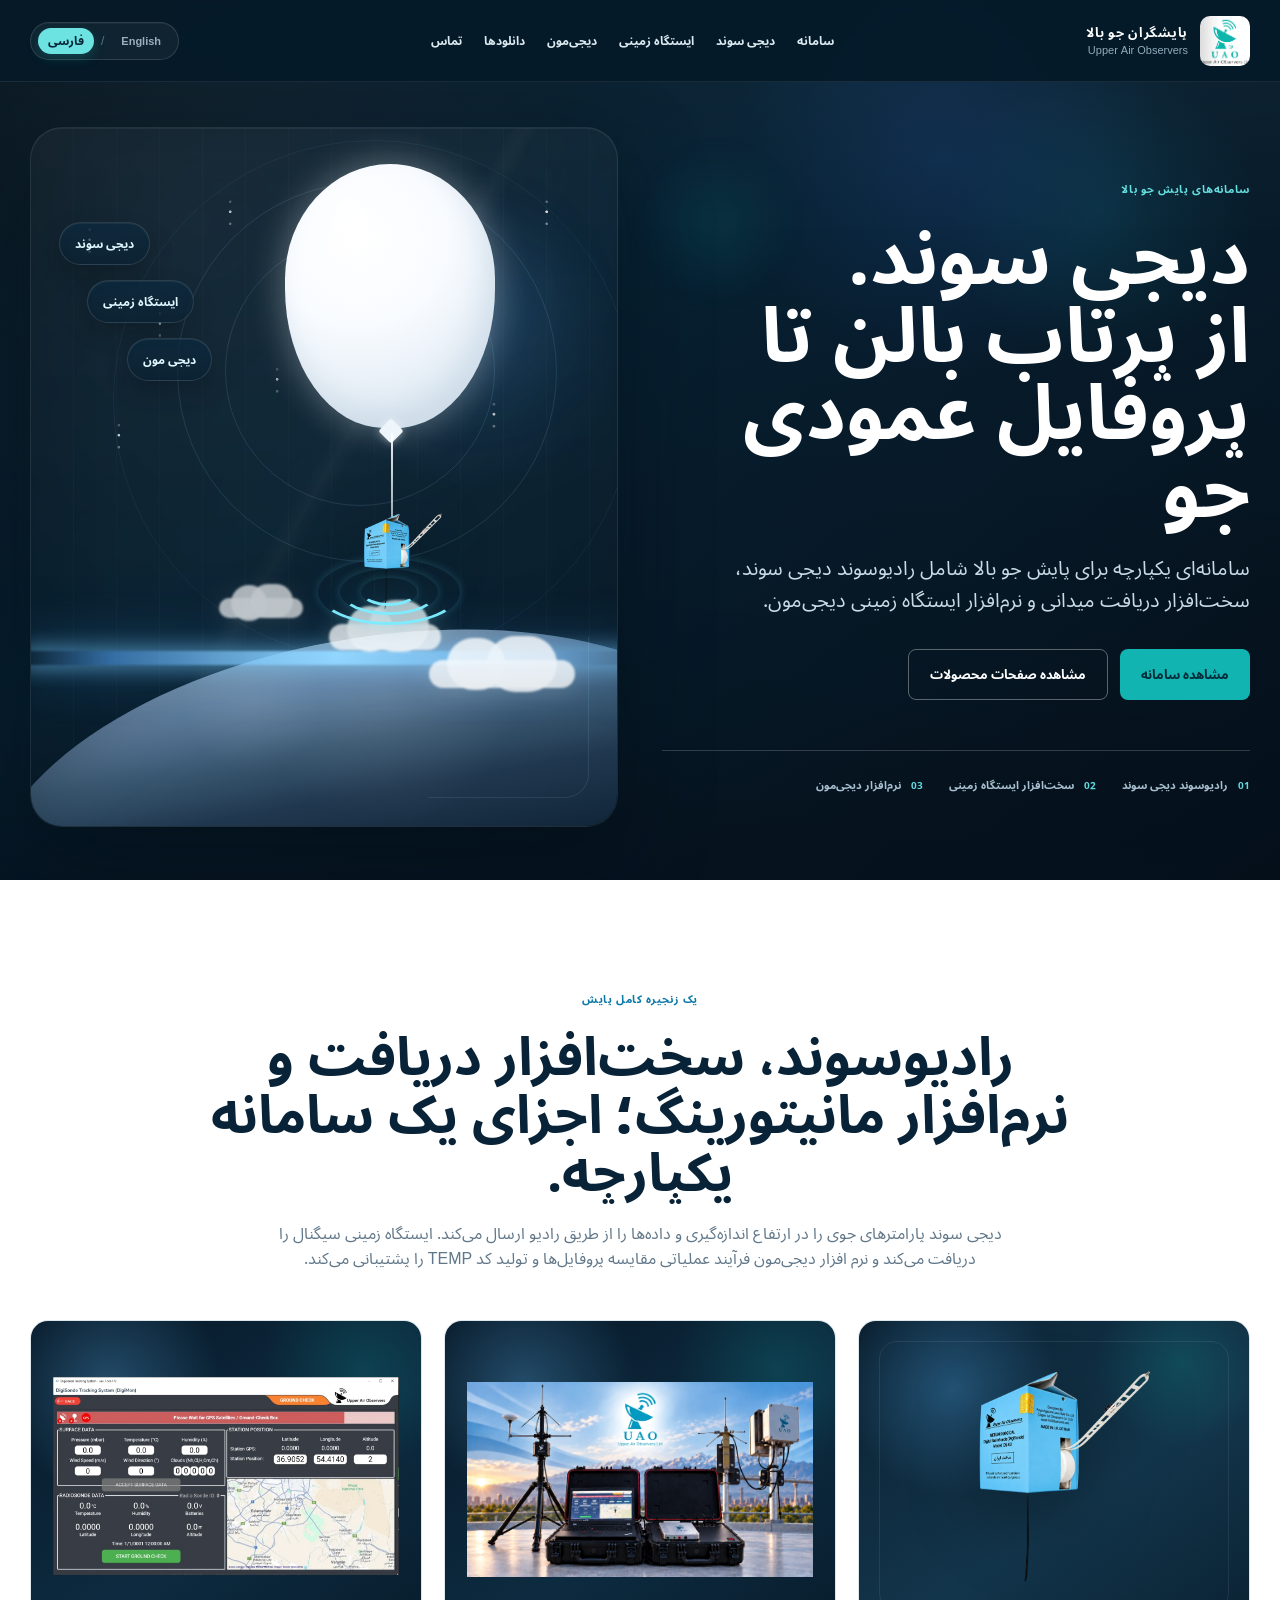
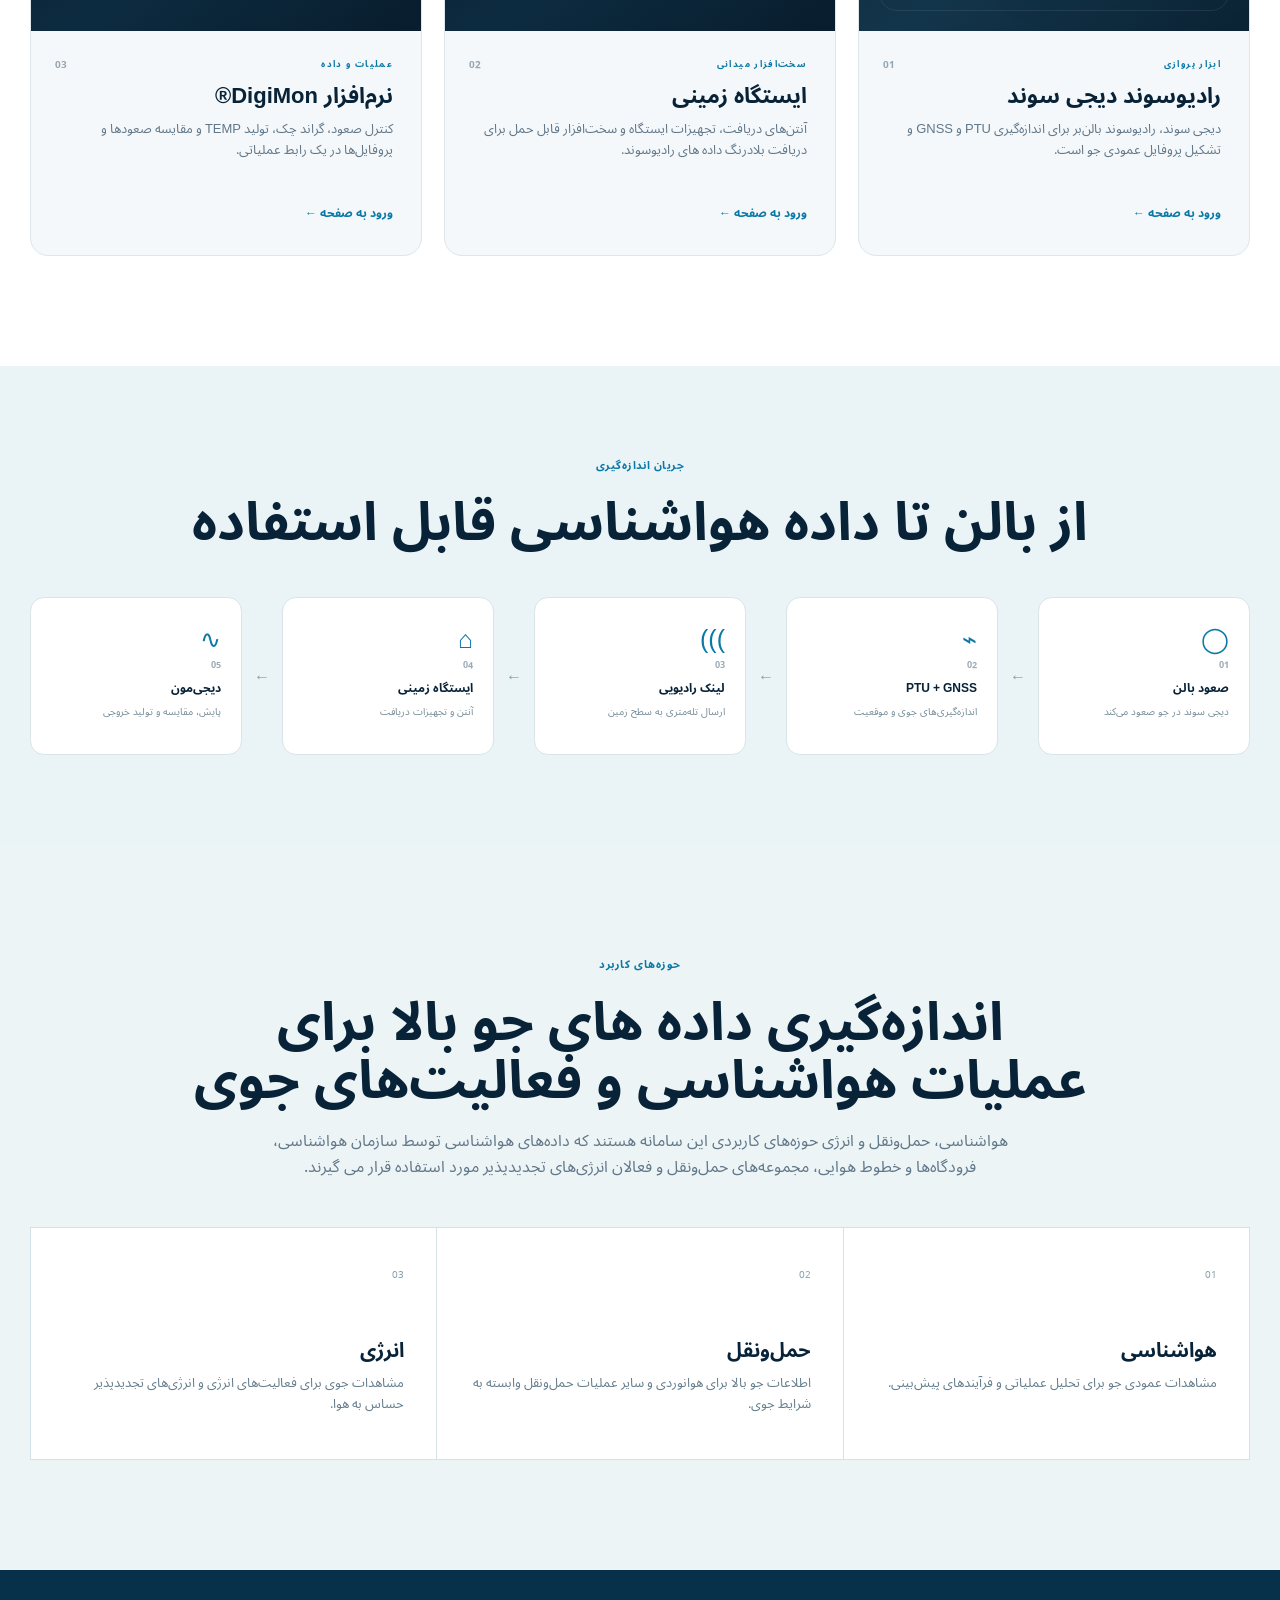
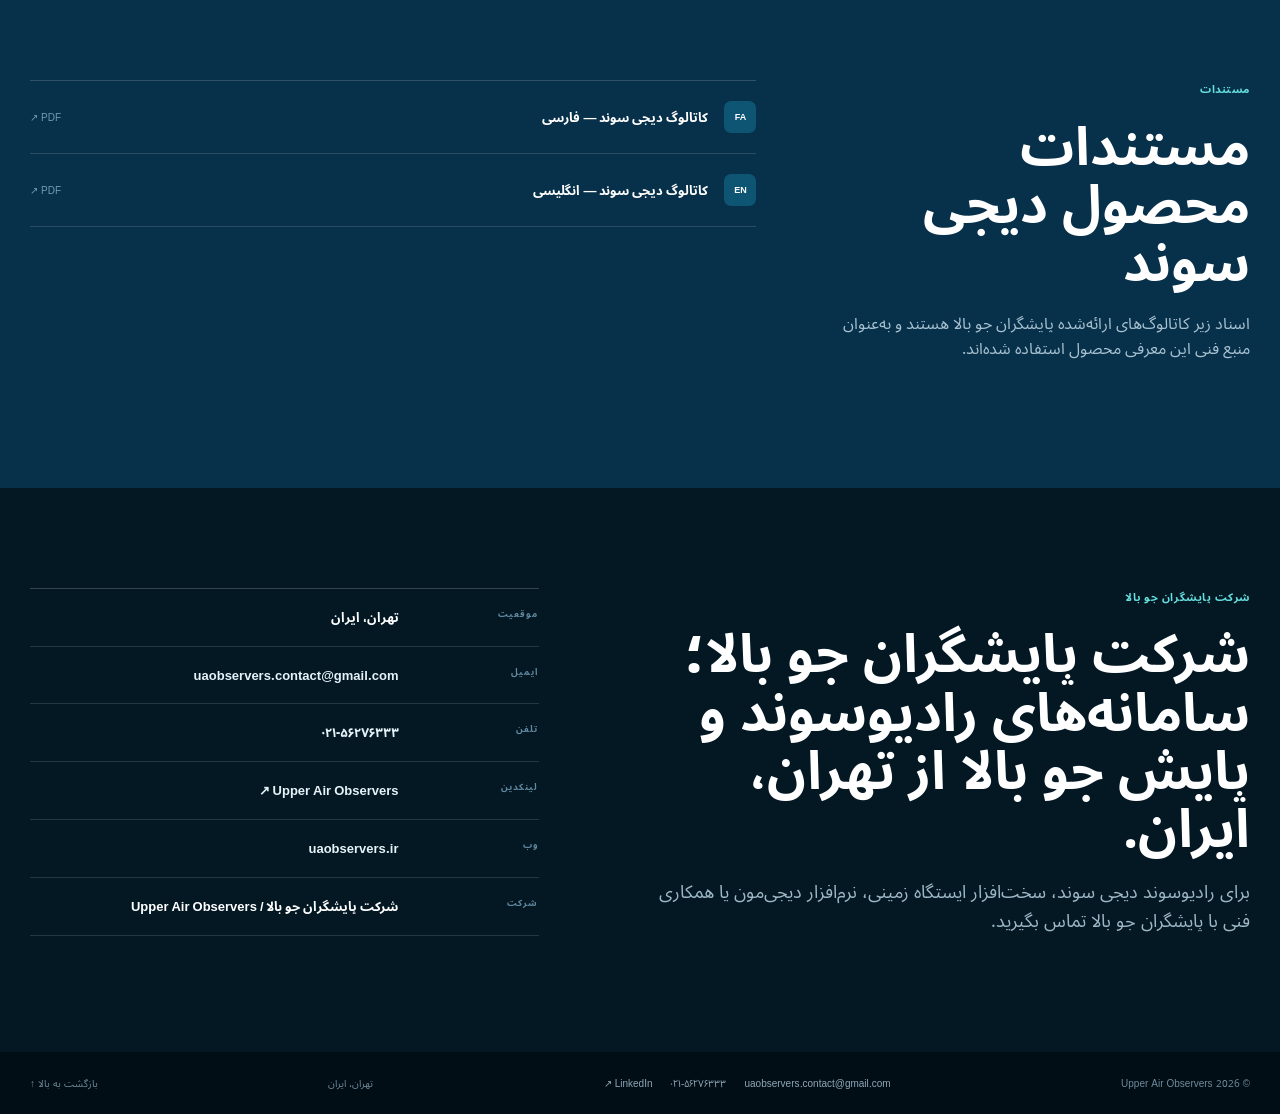
<file: fa/index.html>
<!DOCTYPE html>

<html dir="rtl" lang="fa">
<head>
<meta charset="utf-8"/>
<meta content="width=device-width,initial-scale=1" name="viewport"/>
<meta content="#062b42" name="theme-color"/>
<title>شرکت پایشگران جو بالا | دیجی سوند و سامانه‌ پایش جو بالا</title>
<link href="../styles.css" rel="stylesheet"/>
<meta content="شرکت پایشگران جو بالا (Upper Air Observers) توسعه‌دهنده رادیوسوند دیجی سوند، ایستگاه زمینی و نرم‌افزار دیجی‌مون برای پایش جو بالا است." name="description"/><meta content="index,follow,max-image-preview:large,max-snippet:-1,max-video-preview:-1" name="robots"/><meta content="Upper Air Observers" name="author"/><meta content="شرکت پایشگران جو بالا | Upper Air Observers" name="application-name"/><link href="https://uaobservers.ir/fa/" rel="canonical"/><link href="https://uaobservers.ir/" hreflang="en" rel="alternate"/><link href="https://uaobservers.ir/fa/" hreflang="fa" rel="alternate"/><link href="https://uaobservers.ir/" hreflang="x-default" rel="alternate"/><link href="../favicon.ico" rel="icon" sizes="any"/><link href="../assets/images/favicon-96.png" rel="icon" sizes="96x96" type="image/png"/><link href="../assets/images/favicon-32.png" rel="icon" sizes="32x32" type="image/png"/><link href="../assets/images/apple-touch-icon.png" rel="apple-touch-icon" sizes="180x180"/><meta content="website" property="og:type"/><meta content="شرکت پایشگران جو بالا | Upper Air Observers" property="og:site_name"/><meta content="شرکت پایشگران جو بالا | دیجی سوند و سامانه‌ پایش جو بالا" property="og:title"/><meta content="شرکت پایشگران جو بالا (Upper Air Observers) توسعه‌دهنده رادیوسوند دیجی سوند، ایستگاه زمینی و نرم‌افزار دیجی‌مون برای پایش جو بالا است." property="og:description"/><meta content="https://uaobservers.ir/fa/" property="og:url"/><meta content="https://uaobservers.ir/assets/images/digisonde-over-iran.png" property="og:image"/><meta content="رادیوسوند دیجی سوند پایشگران جو بالا در عملیات پایش جو بالا" property="og:image:alt"/><meta content="fa_IR" property="og:locale"/><meta content="en_US" property="og:locale:alternate"/><meta content="summary_large_image" name="twitter:card"/><meta content="شرکت پایشگران جو بالا | دیجی سوند و سامانه‌ پایش جو بالا" name="twitter:title"/><meta content="شرکت پایشگران جو بالا (Upper Air Observers) توسعه‌دهنده رادیوسوند دیجی سوند، ایستگاه زمینی و نرم‌افزار دیجی‌مون برای پایش جو بالا است." name="twitter:description"/><meta content="https://uaobservers.ir/assets/images/digisonde-over-iran.png" name="twitter:image"/><meta content="رادیوسوند دیجی سوند پایشگران جو بالا در عملیات پایش جو بالا" name="twitter:image:alt"/><script type="application/ld+json">{"@context":"https://schema.org","@graph":[{"@type":"Organization","@id":"https://uaobservers.ir/#organization","name":"Upper Air Observers","alternateName":["شرکت پایشگران جو بالا","پایشگران جو بالا","UAO"],"url":"https://uaobservers.ir/","logo":{"@type":"ImageObject","url":"https://uaobservers.ir/assets/images/apple-touch-icon.png","width":180,"height":180},"email":"uaobservers.contact@gmail.com","address":{"@type":"PostalAddress","addressLocality":"تهران","addressCountry":"IR"},"sameAs":["https://www.linkedin.com/company/upper-air-observers"],"description":"شرکت پایشگران جو بالا توسعه‌دهنده رادیوسوند دیجی سوند، ایستگاه زمینی و نرم‌افزار دیجی‌مون برای پایش عملیاتی جو بالا است.","contactPoint":{"@type":"ContactPoint","email":"uaobservers.contact@gmail.com","contactType":"sales and technical inquiries","availableLanguage":["en","fa"],"telephone":"+98-21-5627-6333"},"knowsAbout":["radiosonde","upper-air sounding","upper-air meteorological observations","DigiSonde","DigiMon","رادیوسوند","پایش جو بالا"],"telephone":"+98-21-5627-6333"},{"@type":"WebSite","@id":"https://uaobservers.ir/#website","url":"https://uaobservers.ir/","name":"Upper Air Observers","alternateName":["شرکت پایشگران جو بالا","پایشگران جو بالا","UAO"],"publisher":{"@id":"https://uaobservers.ir/#organization"},"inLanguage":["en","fa"]},{"@type":"WebPage","@id":"https://uaobservers.ir/fa/#webpage","url":"https://uaobservers.ir/fa/","name":"شرکت پایشگران جو بالا | دیجی سوند و سامانه‌ پایش جو بالا","description":"شرکت پایشگران جو بالا (Upper Air Observers) توسعه‌دهنده رادیوسوند دیجی سوند، ایستگاه زمینی و نرم‌افزار دیجی‌مون برای پایش جو بالا است.","inLanguage":"fa","isPartOf":{"@id":"https://uaobservers.ir/#website"},"about":{"@id":"https://uaobservers.ir/#organization"},"primaryImageOfPage":{"@type":"ImageObject","url":"https://uaobservers.ir/assets/images/digisonde-over-iran.png"},"publisher":{"@id":"https://uaobservers.ir/#organization"}}]}</script><noscript><style>.reveal{opacity:1!important;transform:none!important}</style></noscript></head>
<body class="fa">
<a class="skip-link" data-i18n="skip" href="#main">رفتن به محتوای اصلی</a>
<header class="site-header" id="top">
<div class="container nav-shell">
<a aria-label="صفحه اصلی پایشگران جو بالا" class="brand" href="index.html">
<span class="logo-chip"><img alt="نشان پایشگران جو بالا" decoding="async" height="828" src="../assets/images/uao-logo.webp" width="1109"/></span>
<span class="brand-copy">
<strong data-i18n="brand">پایشگران جو بالا</strong>
<small data-i18n="brandFa">Upper Air Observers</small>
</span>
</a>
<button aria-controls="main-nav" aria-expanded="false" aria-label="باز کردن منو" class="menu-toggle" type="button">
<span></span><span></span><span></span>
</button>
<nav aria-label="ناوبری اصلی" class="main-nav" id="main-nav">
<a data-i18n="navSystem" href="index.html#system">سامانه</a>
<a data-i18n="navRadiosonde" href="digisonde.html">دیجی سوند</a>
<a data-i18n="navGround" href="ground-station.html">ایستگاه زمینی</a>
<a data-i18n="navSoftware" href="digimon.html">دیجی‌مون</a>
<a data-i18n="navDownloads" href="index.html#downloads">دانلودها</a>
<a data-i18n="navContact" href="index.html#contact">تماس</a>
</nav>
<div aria-label="انتخاب زبان" class="language-control"><a aria-label="Switch to English" class="lang-btn" href="../index.html" hreflang="en" lang="en">English</a><span aria-hidden="true" class="lang-divider">/</span><a aria-current="page" aria-label="تغییر زبان به فارسی" class="lang-btn lang-btn-fa active" href="index.html" hreflang="fa" lang="fa">فارسی</a></div>
</div>
</header>
<main id="main">
<section class="hero animated-hero" id="home">
<div class="container hero-grid">
<div class="hero-copy reveal">
<p class="eyebrow" data-i18n="heroKicker">سامانه‌های پایش جو بالا</p>
<h1 data-i18n="heroTitle">دیجی سوند.<br/>از پرتاب بالن تا پروفایل عمودی جو</h1>
<p class="hero-lead" data-i18n="heroLead">سامانه‌ای یکپارچه برای پایش جو بالا شامل رادیوسوند دیجی سوند، سخت‌افزار دریافت میدانی و نرم‌افزار ایستگاه زمینی دیجی‌مون.</p>
<div class="hero-actions">
<a class="button primary" data-i18n="heroPrimary" href="#system">مشاهده سامانه</a>
<a class="button ghost" data-i18n="heroSecondaryAlt" href="digisonde.html">مشاهده صفحات محصولات</a>
</div>
<div aria-label="System components" class="hero-facts">
<div><b>01</b><span data-i18n="fact1">رادیوسوند دیجی سوند</span></div>
<div><b>02</b><span data-i18n="fact2">سخت‌افزار ایستگاه زمینی</span></div>
<div><b>03</b><span data-i18n="fact3">نرم‌افزار دیجی‌مون</span></div>
</div>
</div>
<div aria-hidden="true" class="hero-scene reveal">
<div class="scene-stars"></div>
<div class="scene-stars stars-two"></div>
<div class="scene-nebula"></div>
<div class="scene-orbit orbit-one"></div>
<div class="scene-orbit orbit-two"></div>
<div class="scene-orbit orbit-three"></div>
<div class="earth-arc"></div>
<div class="earth-glow"></div>
<div class="cloud cloud-one"></div>
<div class="cloud cloud-two"></div>
<div class="cloud cloud-three"></div>
<div class="hero-sonde-wrap">
<div class="hero-balloon"></div>
<div class="hero-cable"></div>
<div class="hero-sonde">
<img alt="رادیوسوند دیجی سوند" decoding="async" fetchpriority="high" height="1296" src="../assets/images/digisonde-hero-real.webp" width="1213"/>
<span class="hero-sonde-tail"></span>
<span class="signal-rings">
<span></span><span></span><span></span>
</span>
</div>
</div>
<a class="scene-chip chip-one" href="digisonde.html">دیجی سوند</a>
<a class="scene-chip chip-two" href="ground-station.html">ایستگاه زمینی</a>
<a class="scene-chip chip-three" href="digimon.html">دیجی مون</a>
</div>
</div>
</section>
<section class="system-intro section" id="system">
<div class="container">
<div class="section-head center reveal">
<p class="eyebrow dark" data-i18n="systemKicker">یک زنجیره کامل پایش</p>
<h2 data-i18n="systemTitle">رادیوسوند، سخت‌افزار دریافت و نرم‌افزار مانیتورینگ؛ اجزای یک سامانه یکپارچه.</h2>
<p data-i18n="systemLead">دیجی سوند پارامترهای جوی را در ارتفاع اندازه‌گیری و داده‌ها را از طریق رادیو ارسال می‌کند. ایستگاه زمینی سیگنال را دریافت می‌کند و نرم افزار دیجی‌مون فرآیند عملیاتی مقایسه پروفایل‌ها و تولید کد TEMP را پشتیبانی می‌کند.</p>
</div>
<div class="system-cards">
<article class="system-card reveal page-link-card" data-page="digisonde.html">
<div class="media portrait product-shot"><img alt="رادیوسوند دیجی سوند و بسته‌بندی محصول" decoding="async" height="1296" loading="lazy" src="../assets/images/digisonde-packaging.webp" width="1213"/></div>
<div class="card-copy">
<span class="card-no">01</span>
<p class="card-tag" data-i18n="sondeTag">ابزار پروازی</p>
<h3 data-i18n="sondeCardTitle">رادیوسوند دیجی سوند</h3>
<p data-i18n="sondeCardText">دیجی سوند، رادیوسوند بالن‌بر برای اندازه‌گیری PTU و GNSS و تشکیل پروفایل عمودی جو است.</p>
<a data-i18n="openPage" href="digisonde.html">ورود به صفحه ←</a>
</div>
</article>
<article class="system-card reveal page-link-card" data-page="ground-station.html">
<div class="media portrait ground-promo"><img alt="سامانه ایستگاه زمینی پایشگران جو بالا" decoding="async" height="941" loading="lazy" src="../assets/images/ground-station-main-system.webp" width="1672"/></div>
<div class="card-copy">
<span class="card-no">02</span>
<p class="card-tag" data-i18n="groundTag">سخت‌افزار میدانی</p>
<h3 data-i18n="groundCardTitle">ایستگاه زمینی</h3>
<p data-i18n="groundCardText">آنتن‌های دریافت، تجهیزات ایستگاه و سخت‌افزار قابل حمل برای دریافت بلادرنگ داده های رادیوسوند.</p>
<a data-i18n="openPage" href="ground-station.html">ورود به صفحه ←</a>
</div>
</article>
<article class="system-card reveal page-link-card" data-page="digimon.html">
<div class="media software"><img alt="صفحه گراند چک نرم‌افزار دیجی‌مون" decoding="async" height="730" loading="lazy" src="../assets/images/digimon-ground-check.webp" width="1280"/></div>
<div class="card-copy">
<span class="card-no">03</span>
<p class="card-tag" data-i18n="softwareTag">عملیات و داده</p>
<h3 data-i18n="softwareCardTitle">نرم‌افزار DigiMon®</h3>
<p data-i18n="softwareCardText">کنترل صعود، گراند چک، تولید TEMP و مقایسه صعودها و پروفایل‌ها در یک رابط عملیاتی.</p>
<a data-i18n="openPage" href="digimon.html">ورود به صفحه ←</a>
</div>
</article>
</div>
</div>
</section>
<section class="signal-chain">
<div class="container">
<div class="section-head center reveal">
<p class="eyebrow dark" data-i18n="chainKicker">جریان اندازه‌گیری</p>
<h2 data-i18n="chainTitle">از بالن تا داده هواشناسی قابل استفاده</h2>
</div>
<div class="chain-grid reveal">
<div><span class="chain-icon">◯</span><b>01</b><strong data-i18n="chain1">صعود بالن</strong><small data-i18n="chain1Text">دیجی سوند در جو صعود می‌کند</small></div>
<i>←</i>
<div><span class="chain-icon">⌁</span><b>02</b><strong data-i18n="chain2">PTU + GNSS</strong><small data-i18n="chain2Text">اندازه‌گیری‌های جوی و موقعیت</small></div>
<i>←</i>
<div><span class="chain-icon">)))</span><b>03</b><strong data-i18n="chain3">لینک رادیویی</strong><small data-i18n="chain3Text">ارسال تله‌متری به سطح زمین</small></div>
<i>←</i>
<div><span class="chain-icon">⌂</span><b>04</b><strong data-i18n="chain4">ایستگاه زمینی</strong><small data-i18n="chain4Text">آنتن و تجهیزات دریافت</small></div>
<i>←</i>
<div><span class="chain-icon">∿</span><b>05</b><strong data-i18n="chain5">دیجی‌مون</strong><small data-i18n="chain5Text">پایش، مقایسه و تولید خروجی</small></div>
</div>
</div>
</section>
<section class="section applications-section">
<div class="container">
<div class="section-head center reveal">
<p class="eyebrow dark" data-i18n="appKicker">حوزه‌های کاربرد</p>
<h2 data-i18n="appTitle">اندازه‌گیری داده های جو بالا برای عملیات هواشناسی و فعالیت‌های جوی</h2>
<p data-i18n="appLead">هواشناسی، حمل‌ونقل و انرژی حوزه‌های کاربردی این سامانه هستند که داده‌های هواشناسی توسط سازمان هواشناسی، فرودگاه‌ها و خطوط هوایی، مجموعه‌های حمل‌ونقل و فعالان انرژی‌های تجدیدپذیر مورد استفاده قرار می گیرند.</p>
</div>
<div class="app-grid reveal">
<div><span>01</span><h3 data-i18n="app1">هواشناسی</h3><p data-i18n="app1Text">مشاهدات عمودی جو برای تحلیل عملیاتی و فرآیندهای پیش‌بینی.</p></div>
<div><span>02</span><h3 data-i18n="app2">حمل‌ونقل</h3><p data-i18n="app2Text">اطلاعات جو بالا برای هوانوردی و سایر عملیات حمل‌ونقل وابسته به شرایط جوی.</p></div>
<div><span>03</span><h3 data-i18n="app3">انرژی</h3><p data-i18n="app3Text">مشاهدات جوی برای فعالیت‌های انرژی و انرژی‌های تجدیدپذیر حساس به هوا.</p></div>
</div>
</div>
</section>
<section class="section downloads-section" id="downloads">
<div class="container downloads-grid">
<div class="section-head reveal">
<p class="eyebrow" data-i18n="downloadsKicker">مستندات</p>
<h2 data-i18n="downloadsTitle">مستندات محصول دیجی سوند</h2>
<p data-i18n="downloadsLead">اسناد زیر کاتالوگ‌های ارائه‌شده پایشگران جو بالا هستند و به‌عنوان منبع فنی این معرفی محصول استفاده شده‌اند.</p>
</div>
<div class="download-list reveal">
<a href="../assets/docs/DigiSonde-Catalogue-FA.pdf" rel="noopener" target="_blank"><span><b>FA</b><strong data-i18n="doc1">کاتالوگ دیجی سوند — فارسی</strong></span><em>PDF ↗</em></a>
<a href="../assets/docs/DigiSonde-Catalogue-EN.pdf" rel="noopener" target="_blank"><span><b>EN</b><strong data-i18n="doc2">کاتالوگ دیجی سوند — انگلیسی</strong></span><em>PDF ↗</em></a>
</div>
</div>
</section>
<section class="contact-section" id="contact">
<div class="container contact-grid">
<div class="reveal">
<p class="eyebrow" data-i18n="contactKicker">شرکت پایشگران جو بالا</p>
<h2 data-i18n="contactTitle">شرکت پایشگران جو بالا؛ سامانه‌های رادیوسوند و پایش جو بالا از تهران، ایران.</h2>
<p data-i18n="contactText">برای رادیوسوند دیجی سوند، سخت‌افزار ایستگاه زمینی، نرم‌افزار دیجی‌مون یا همکاری فنی با پایشگران جو بالا تماس بگیرید.</p>
</div>
<div class="contact-panel reveal">
<div><small data-i18n="locationLabel">موقعیت</small><strong data-i18n="location">تهران، ایران</strong></div>
<div><small data-i18n="emailLabel">ایمیل</small><strong><a class="contact-link" href="mailto:uaobservers.contact@gmail.com">uaobservers.contact@gmail.com</a></strong></div><div><small>تلفن</small><strong><a aria-label="تماس تلفنی با پایشگران جو بالا" class="contact-link" href="tel:+982156276333">۰۲۱-۵۶۲۷۶۳۳۳</a></strong></div>
<div><small data-i18n="linkedinLabel">لینکدین</small><strong><a class="contact-link external-link" href="https://www.linkedin.com/company/upper-air-observers" rel="noopener noreferrer" target="_blank">Upper Air Observers ↗</a></strong></div>
<div><small data-i18n="webLabel">وب</small><strong><a class="contact-link" href="https://uaobservers.ir/">uaobservers.ir</a></strong></div>
<div><small data-i18n="companyLabel">شرکت</small><strong data-i18n="companyName">شرکت پایشگران جو بالا / Upper Air Observers</strong></div>
</div>
</div>
</section>
</main>
<footer class="site-footer">
<div class="container footer-row">
<span>© <span id="year"></span> Upper Air Observers</span>
<div class="footer-contact-links">
<a aria-label="Email Upper Air Observers" href="mailto:uaobservers.contact@gmail.com">uaobservers.contact@gmail.com</a><a aria-label="تماس تلفنی با پایشگران جو بالا" href="tel:+982156276333">۰۲۱-۵۶۲۷۶۳۳۳</a>
<a aria-label="Upper Air Observers on LinkedIn" href="https://www.linkedin.com/company/upper-air-observers" rel="noopener noreferrer" target="_blank">LinkedIn ↗</a>
</div>
<span data-i18n="footerLocation">تهران، ایران</span>
<a data-i18n="backTop" href="#top">بازگشت به بالا ↑</a>
</div>
</footer>
<script src="../script.js"></script>
<script>
document.querySelectorAll('.page-link-card[data-page]').forEach(card=>{
  card.addEventListener('click',e=>{
    if(e.target.closest('a')) return;
    window.location.href=card.dataset.page;
  });
});
</script>
</body>
</html>
</file>
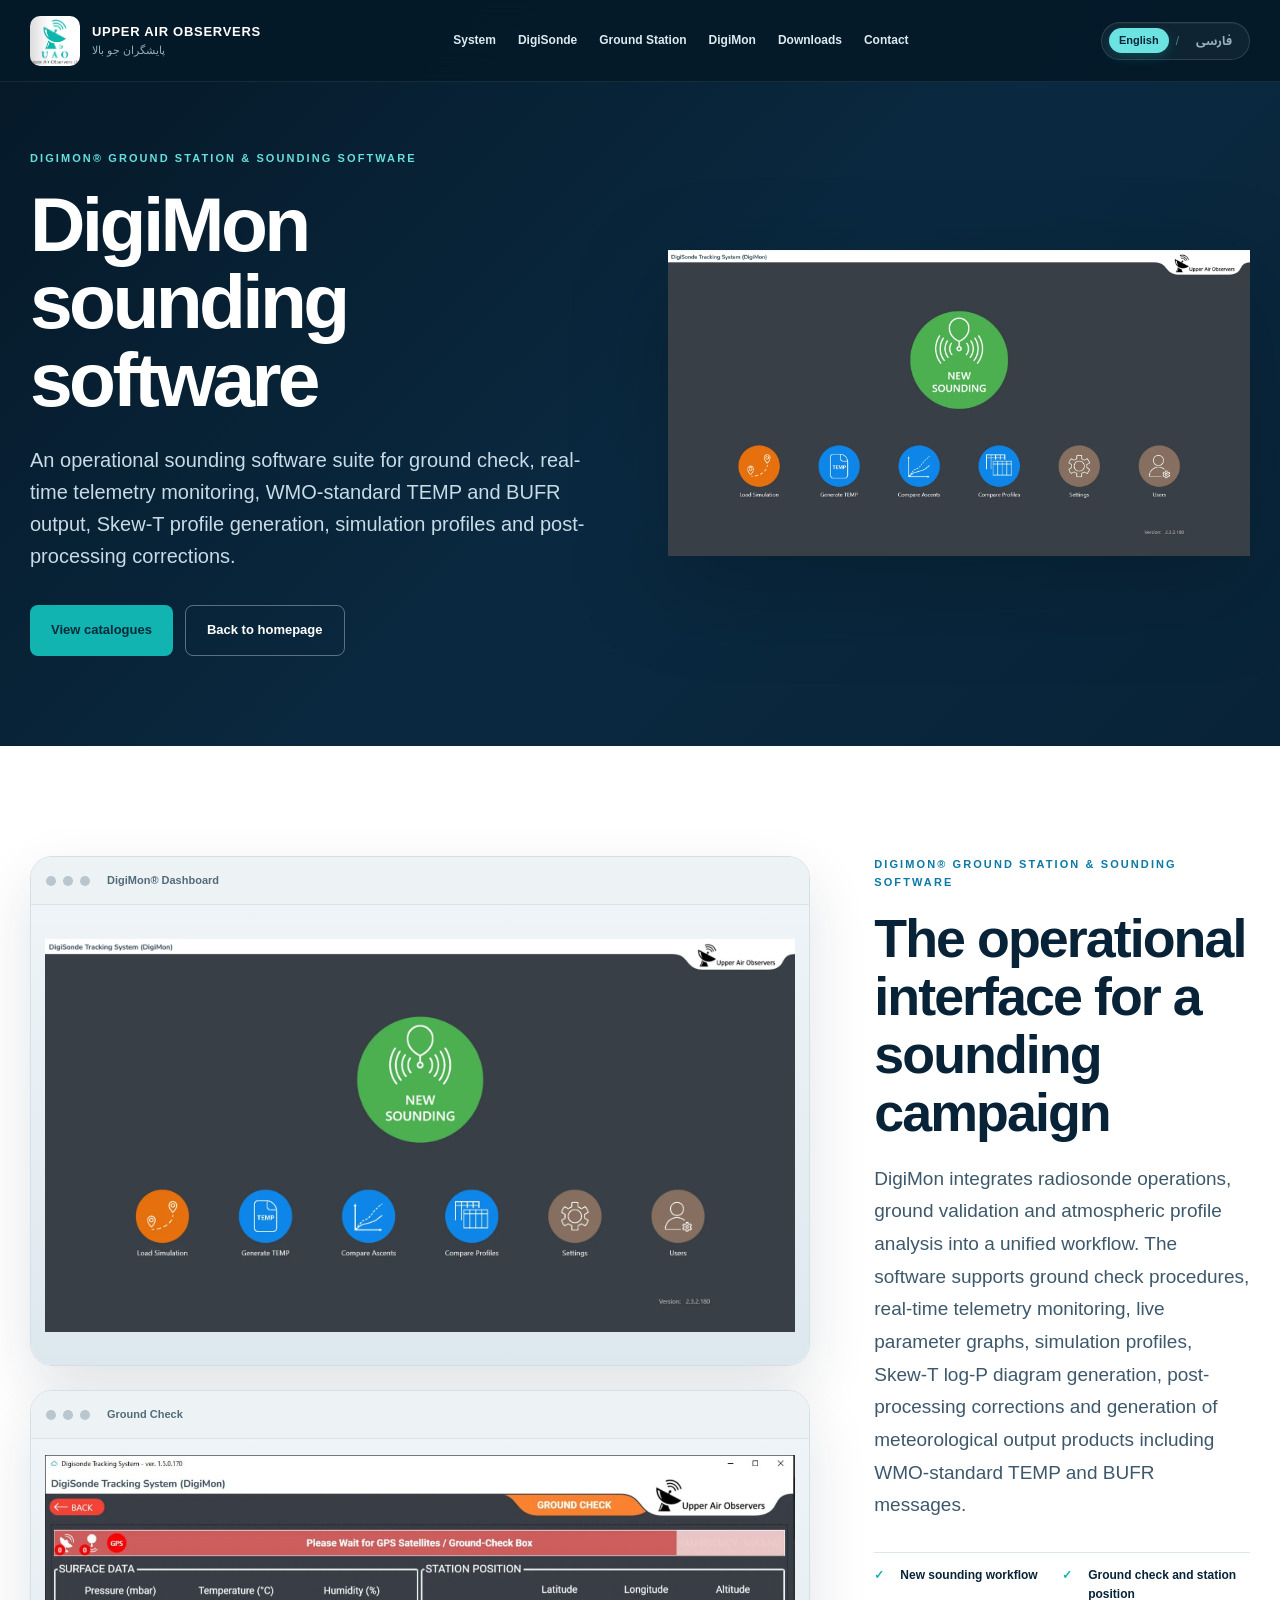
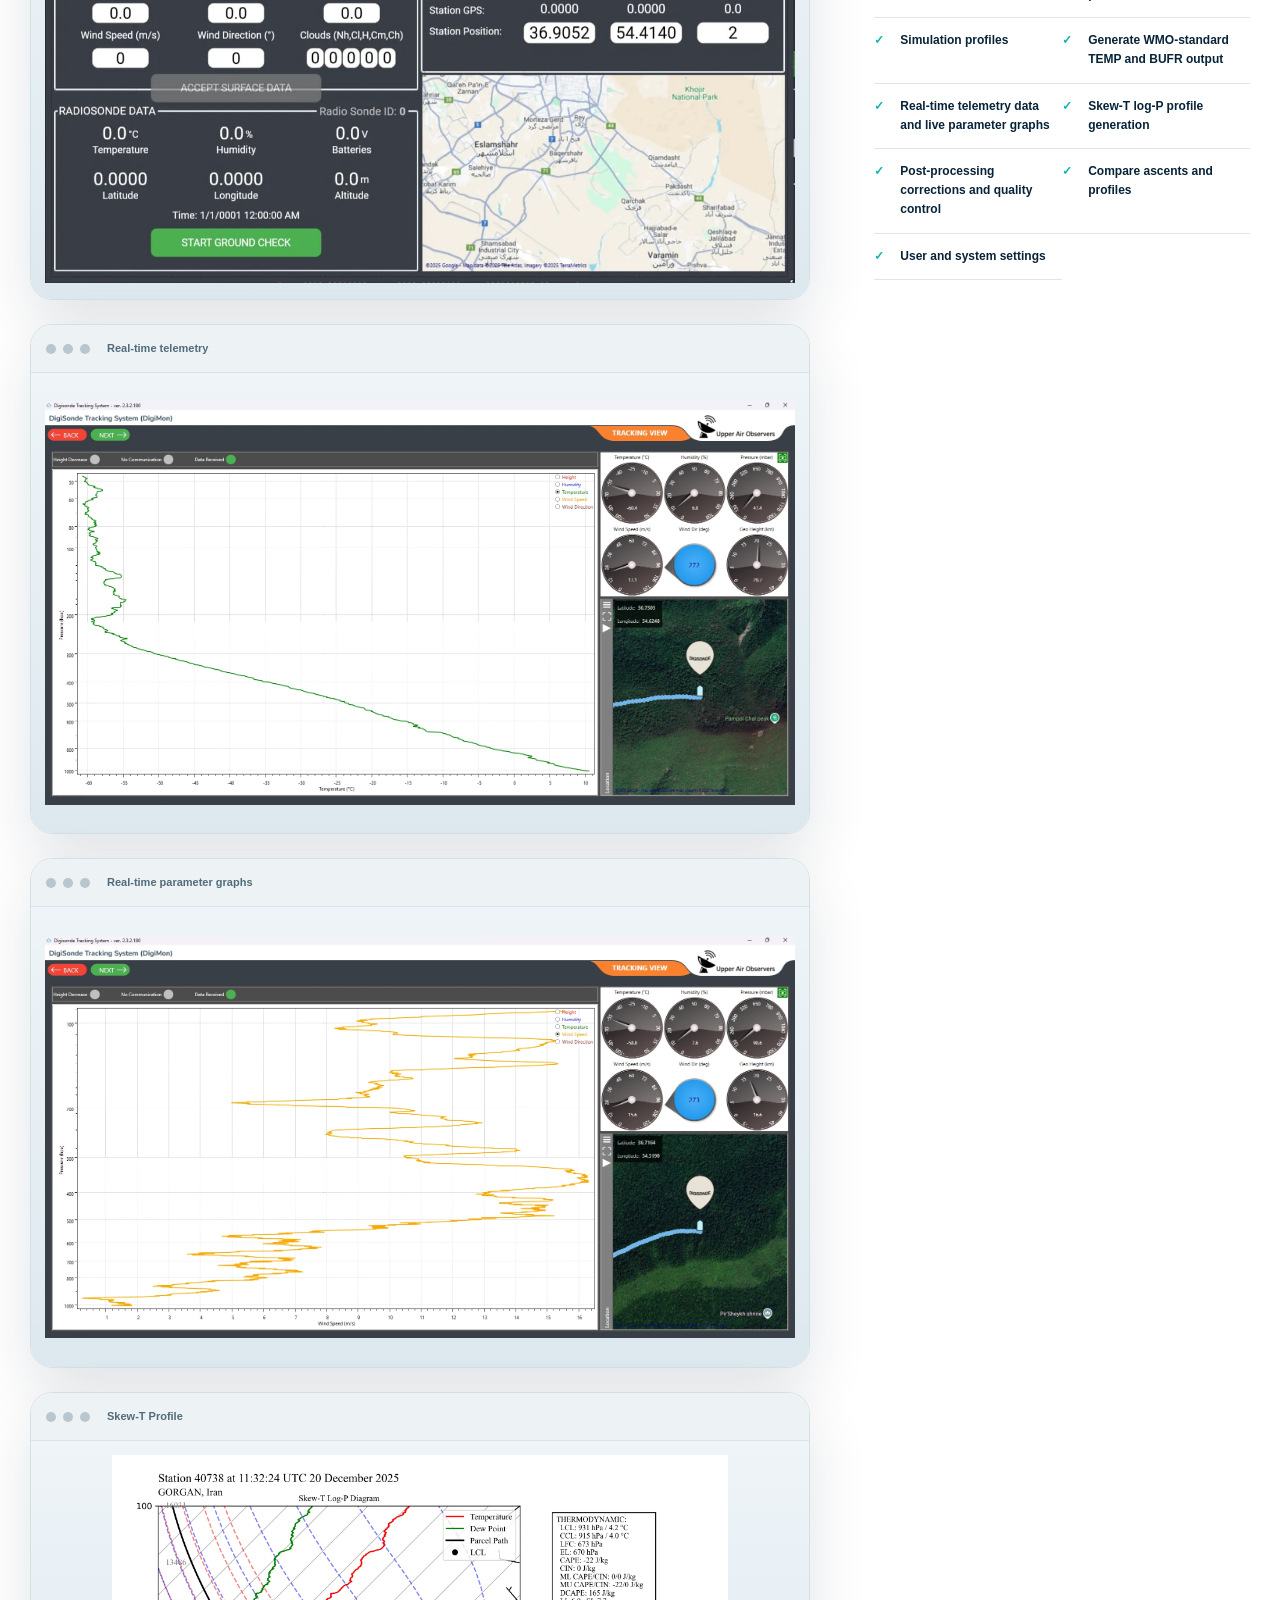
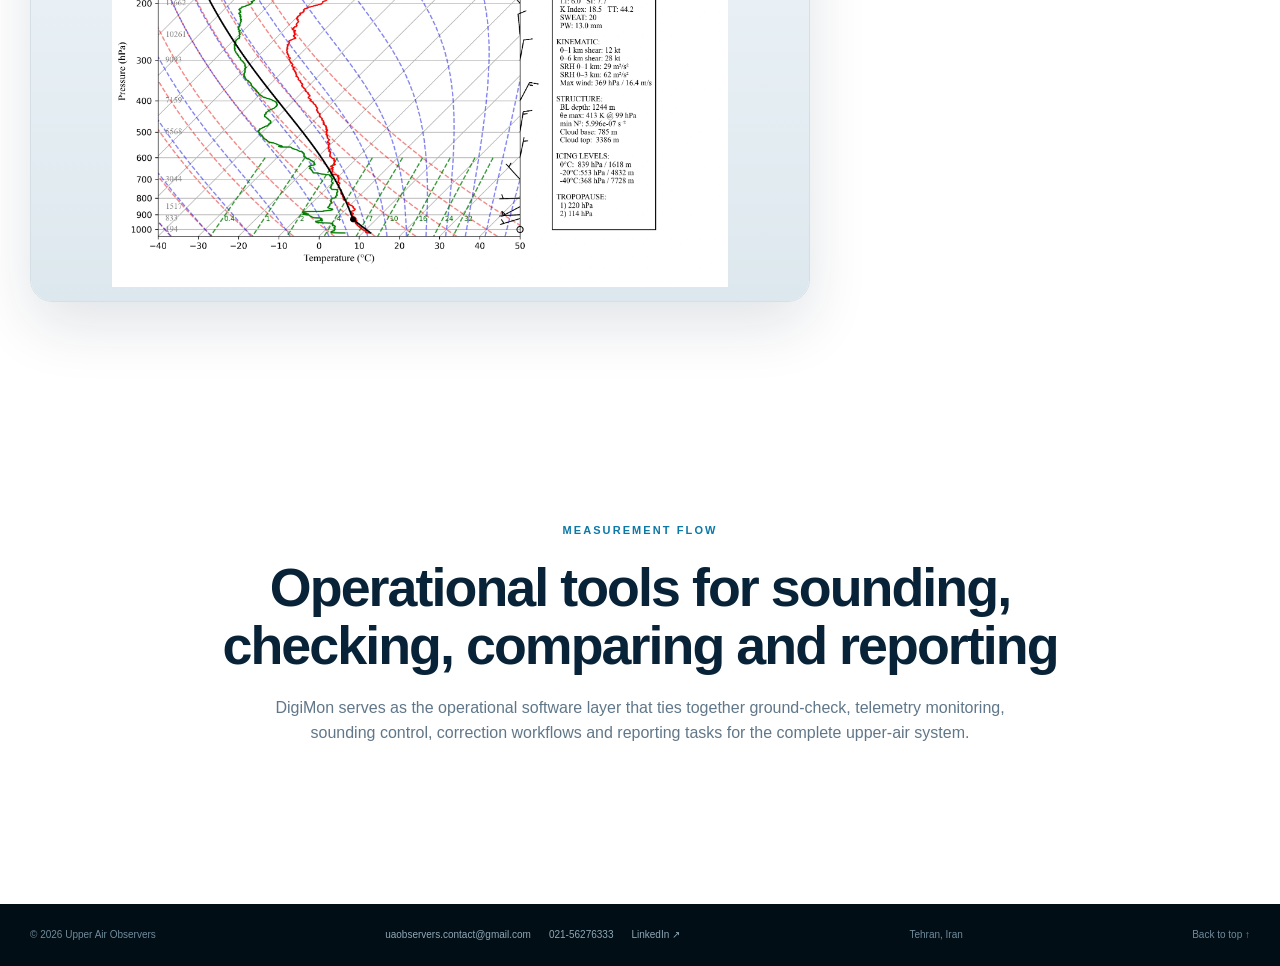
<file: digimon.html>
<!DOCTYPE html>

<html dir="ltr" lang="en">
<head>
<meta charset="utf-8"/>
<meta content="width=device-width,initial-scale=1" name="viewport"/>
<meta content="#062b42" name="theme-color"/>
<title>DigiMon Sounding Software | Upper Air Observers</title>
<link href="styles.css" rel="stylesheet"/>
<meta content="DigiMon sounding software supports ground check, real-time radiosonde telemetry, Skew-T profiles, post-processing, comparison, and WMO TEMP/BUFR output." name="description"/><meta content="index,follow,max-image-preview:large,max-snippet:-1,max-video-preview:-1" name="robots"/><meta content="Upper Air Observers" name="author"/><meta content="Upper Air Observers" name="application-name"/><link href="https://uaobservers.ir/digimon.html" rel="canonical"/><link href="https://uaobservers.ir/digimon.html" hreflang="en" rel="alternate"/><link href="https://uaobservers.ir/fa/digimon.html" hreflang="fa" rel="alternate"/><link href="https://uaobservers.ir/digimon.html" hreflang="x-default" rel="alternate"/><link href="favicon.ico" rel="icon" sizes="any"/><link href="assets/images/favicon-96.png" rel="icon" sizes="96x96" type="image/png"/><link href="assets/images/favicon-32.png" rel="icon" sizes="32x32" type="image/png"/><link href="assets/images/apple-touch-icon.png" rel="apple-touch-icon" sizes="180x180"/><meta content="website" property="og:type"/><meta content="Upper Air Observers" property="og:site_name"/><meta content="DigiMon Sounding Software | Upper Air Observers" property="og:title"/><meta content="DigiMon sounding software supports ground check, real-time radiosonde telemetry, Skew-T profiles, post-processing, comparison, and WMO TEMP/BUFR output." property="og:description"/><meta content="https://uaobservers.ir/digimon.html" property="og:url"/><meta content="https://uaobservers.ir/assets/images/digimon-software.webp" property="og:image"/><meta content="DigiMon radiosonde sounding software interface" property="og:image:alt"/><meta content="en_US" property="og:locale"/><meta content="fa_IR" property="og:locale:alternate"/><meta content="summary_large_image" name="twitter:card"/><meta content="DigiMon Sounding Software | Upper Air Observers" name="twitter:title"/><meta content="DigiMon sounding software supports ground check, real-time radiosonde telemetry, Skew-T profiles, post-processing, comparison, and WMO TEMP/BUFR output." name="twitter:description"/><meta content="https://uaobservers.ir/assets/images/digimon-software.webp" name="twitter:image"/><meta content="DigiMon radiosonde sounding software interface" name="twitter:image:alt"/><script type="application/ld+json">{"@context":"https://schema.org","@graph":[{"@type":"Organization","@id":"https://uaobservers.ir/#organization","name":"Upper Air Observers","alternateName":["شرکت پایشگران جو بالا","پایشگران جو بالا","UAO"],"url":"https://uaobservers.ir/","logo":{"@type":"ImageObject","url":"https://uaobservers.ir/assets/images/apple-touch-icon.png","width":180,"height":180},"email":"uaobservers.contact@gmail.com","address":{"@type":"PostalAddress","addressLocality":"Tehran","addressCountry":"IR"},"sameAs":["https://www.linkedin.com/company/upper-air-observers"],"description":"Radiosonde, ground-station and sounding-software systems for upper-air meteorological observations.","contactPoint":{"@type":"ContactPoint","email":"uaobservers.contact@gmail.com","contactType":"sales and technical inquiries","availableLanguage":["en","fa"],"telephone":"+98-21-5627-6333"},"knowsAbout":["radiosonde","upper-air sounding","upper-air meteorological observations","DigiSonde","DigiMon","رادیوسوند","پایش جو بالا"],"telephone":"+98-21-5627-6333"},{"@type":"WebPage","@id":"https://uaobservers.ir/digimon.html#webpage","url":"https://uaobservers.ir/digimon.html","name":"DigiMon Sounding Software | Upper Air Observers","description":"DigiMon sounding software supports ground check, real-time radiosonde telemetry, Skew-T profiles, post-processing, comparison, and WMO TEMP/BUFR output.","inLanguage":"en","isPartOf":{"@id":"https://uaobservers.ir/#website"},"about":{"@id":"https://uaobservers.ir/#organization"},"primaryImageOfPage":{"@type":"ImageObject","url":"https://uaobservers.ir/assets/images/digimon-software.webp"},"publisher":{"@id":"https://uaobservers.ir/#organization"}},{"@type":"BreadcrumbList","@id":"https://uaobservers.ir/digimon.html#breadcrumb","itemListElement":[{"@type":"ListItem","position":1,"name":"Home","item":"https://uaobservers.ir/"},{"@type":"ListItem","position":2,"name":"DigiMon Software","item":"https://uaobservers.ir/digimon.html"}]}]}</script><noscript><style>.reveal{opacity:1!important;transform:none!important}</style></noscript></head>
<body>
<a class="skip-link" data-i18n="skip" href="#main">Skip to content</a>
<header class="site-header" id="top">
<div class="container nav-shell">
<a aria-label="Upper Air Observers home" class="brand" href="index.html">
<span class="logo-chip"><img alt="UAO Upper Air Observers logo" decoding="async" height="828" src="assets/images/uao-logo.webp" width="1109"/></span>
<span class="brand-copy">
<strong data-i18n="brand">Upper Air Observers</strong>
<small data-i18n="brandFa">پایشگران جو بالا</small>
</span>
</a>
<button aria-controls="main-nav" aria-expanded="false" aria-label="Open menu" class="menu-toggle" type="button">
<span></span><span></span><span></span>
</button>
<nav aria-label="Primary navigation" class="main-nav" id="main-nav">
<a data-i18n="navSystem" href="index.html#system">System</a>
<a data-i18n="navRadiosonde" href="digisonde.html">DigiSonde</a>
<a data-i18n="navGround" href="ground-station.html">Ground Station</a>
<a data-i18n="navSoftware" href="digimon.html">DigiMon</a>
<a data-i18n="navDownloads" href="index.html#downloads">Downloads</a>
<a data-i18n="navContact" href="index.html#contact">Contact</a>
</nav>
<div aria-label="Choose language" class="language-control"><a aria-current="page" aria-label="Switch to English" class="lang-btn active" href="digimon.html" hreflang="en" lang="en">English</a><span aria-hidden="true" class="lang-divider">/</span><a aria-label="تغییر زبان به فارسی" class="lang-btn lang-btn-fa" href="fa/digimon.html" hreflang="fa" lang="fa">فارسی</a></div>
</div>
</header>
<main id="main">
<section class="page-hero page-hero-software">
<div class="container page-hero-grid">
<div class="page-hero-copy reveal">
<p class="eyebrow" data-i18n="softwareKicker">DIGIMON® GROUND STATION &amp; SOUNDING SOFTWARE</p>
<h1 data-i18n="pageSoftwareTitle">DigiMon sounding software</h1>
<p class="hero-lead" data-i18n="pageSoftwareLead">An operational sounding software suite for ground check, real-time telemetry monitoring, WMO-standard TEMP and BUFR output, Skew-T profile generation, simulation profiles and post-processing corrections.</p>
<div class="hero-actions">
<a class="button primary" data-i18n="heroSecondary" href="index.html#downloads">View catalogues</a>
<a class="button ghost" data-i18n="backHome" href="index.html">Back to homepage</a>
</div>
</div>
<div class="page-hero-media reveal">
<img alt="DigiMon software dashboard screenshot" decoding="async" fetchpriority="high" height="946" src="assets/images/digimon-software.webp" width="1800"/>
</div>
</div>
</section>
<section class="section software-section">
<div class="container software-grid refined-software-grid">
<div class="software-gallery reveal">
<div class="software-window">
<div class="window-bar"><span></span><span></span><span></span><b>DigiMon® Dashboard</b></div>
<img alt="DigiMon main dashboard" decoding="async" height="946" loading="lazy" src="assets/images/digimon-software.webp" width="1800"/>
</div>
<div class="software-window">
<div class="window-bar"><span></span><span></span><span></span><b data-i18n="groundCheckLabel">Ground Check</b></div>
<img alt="DigiMon ground check screen" decoding="async" height="730" loading="lazy" src="assets/images/digimon-ground-check.webp" width="1280"/>
</div>
<div class="software-window">
<div class="window-bar"><span></span><span></span><span></span><b data-i18n="telemetryLabel">Real-time telemetry</b></div>
<img alt="Real-time telemetry temperature profile and live gauges" decoding="async" height="1033" loading="lazy" src="assets/images/digimon-telemetry-temperature.webp" width="1920"/>
</div>
<div class="software-window">
<div class="window-bar"><span></span><span></span><span></span><b data-i18n="parameterLabel">Real-time parameter graphs</b></div>
<img alt="Real-time wind parameter graph and telemetry map" decoding="async" height="1029" loading="lazy" src="assets/images/digimon-telemetry-wind.webp" width="1920"/>
</div>
<div class="software-window">
<div class="window-bar"><span></span><span></span><span></span><b data-i18n="skewtLabel">Skew-T Profile</b></div>
<img alt="Generated Skew-T atmospheric profile" decoding="async" height="1437" loading="lazy" src="assets/images/skewt-profile.webp" width="2048"/>
</div>
</div>
<div class="software-copy reveal">
<p class="eyebrow dark" data-i18n="softwareKicker">DIGIMON® GROUND STATION &amp; SOUNDING SOFTWARE</p>
<h2 data-i18n="softwareTitle">The operational interface for a sounding campaign</h2>
<p class="lead" data-i18n="softwareText">DigiMon integrates radiosonde operations, ground validation and atmospheric profile analysis into a unified workflow. The software supports ground check procedures, real-time telemetry monitoring, live parameter graphs, simulation profiles, Skew-T log-P diagram generation, post-processing corrections and generation of meteorological output products including WMO-standard TEMP and BUFR messages.</p>
<ul class="feature-list">
<li data-i18n="softwareF1">New sounding workflow</li>
<li data-i18n="softwareF2">Ground check and station position</li>
<li data-i18n="softwareF3">Simulation profiles</li>
<li data-i18n="softwareF4">Generate WMO-standard TEMP and BUFR output</li>
<li data-i18n="softwareF7">Real-time telemetry data and live parameter graphs</li>
<li data-i18n="softwareF8">Skew-T log-P profile generation</li>
<li data-i18n="softwareF9">Post-processing corrections and quality control</li>
<li data-i18n="softwareF5">Compare ascents and profiles</li>
<li data-i18n="softwareF6">User and system settings</li>
</ul>
</div>
</div>
</section>
<section class="section light-section">
<div class="container">
<div class="section-head center reveal">
<p class="eyebrow dark" data-i18n="chainKicker">MEASUREMENT FLOW</p>
<h2 data-i18n="softwarePageSub">Operational tools for sounding, checking, comparing and reporting</h2>
<p data-i18n="softwarePageLead">DigiMon serves as the operational software layer that ties together ground-check, telemetry monitoring, sounding control, correction workflows and reporting tasks for the complete upper-air system.</p>
</div>
</div>
</section>
</main>
<footer class="site-footer">
<div class="container footer-row">
<span>© <span id="year"></span> Upper Air Observers</span>
<div class="footer-contact-links">
<a aria-label="Email Upper Air Observers" href="mailto:uaobservers.contact@gmail.com">uaobservers.contact@gmail.com</a><a aria-label="Call Upper Air Observers" href="tel:+982156276333">021-56276333</a>
<a aria-label="Upper Air Observers on LinkedIn" href="https://www.linkedin.com/company/upper-air-observers" rel="noopener noreferrer" target="_blank">LinkedIn ↗</a>
</div>
<span data-i18n="footerLocation">Tehran, Iran</span>
<a data-i18n="backTop" href="#top">Back to top ↑</a>
</div>
</footer>
<script src="script.js"></script>
</body>
</html>
</file>
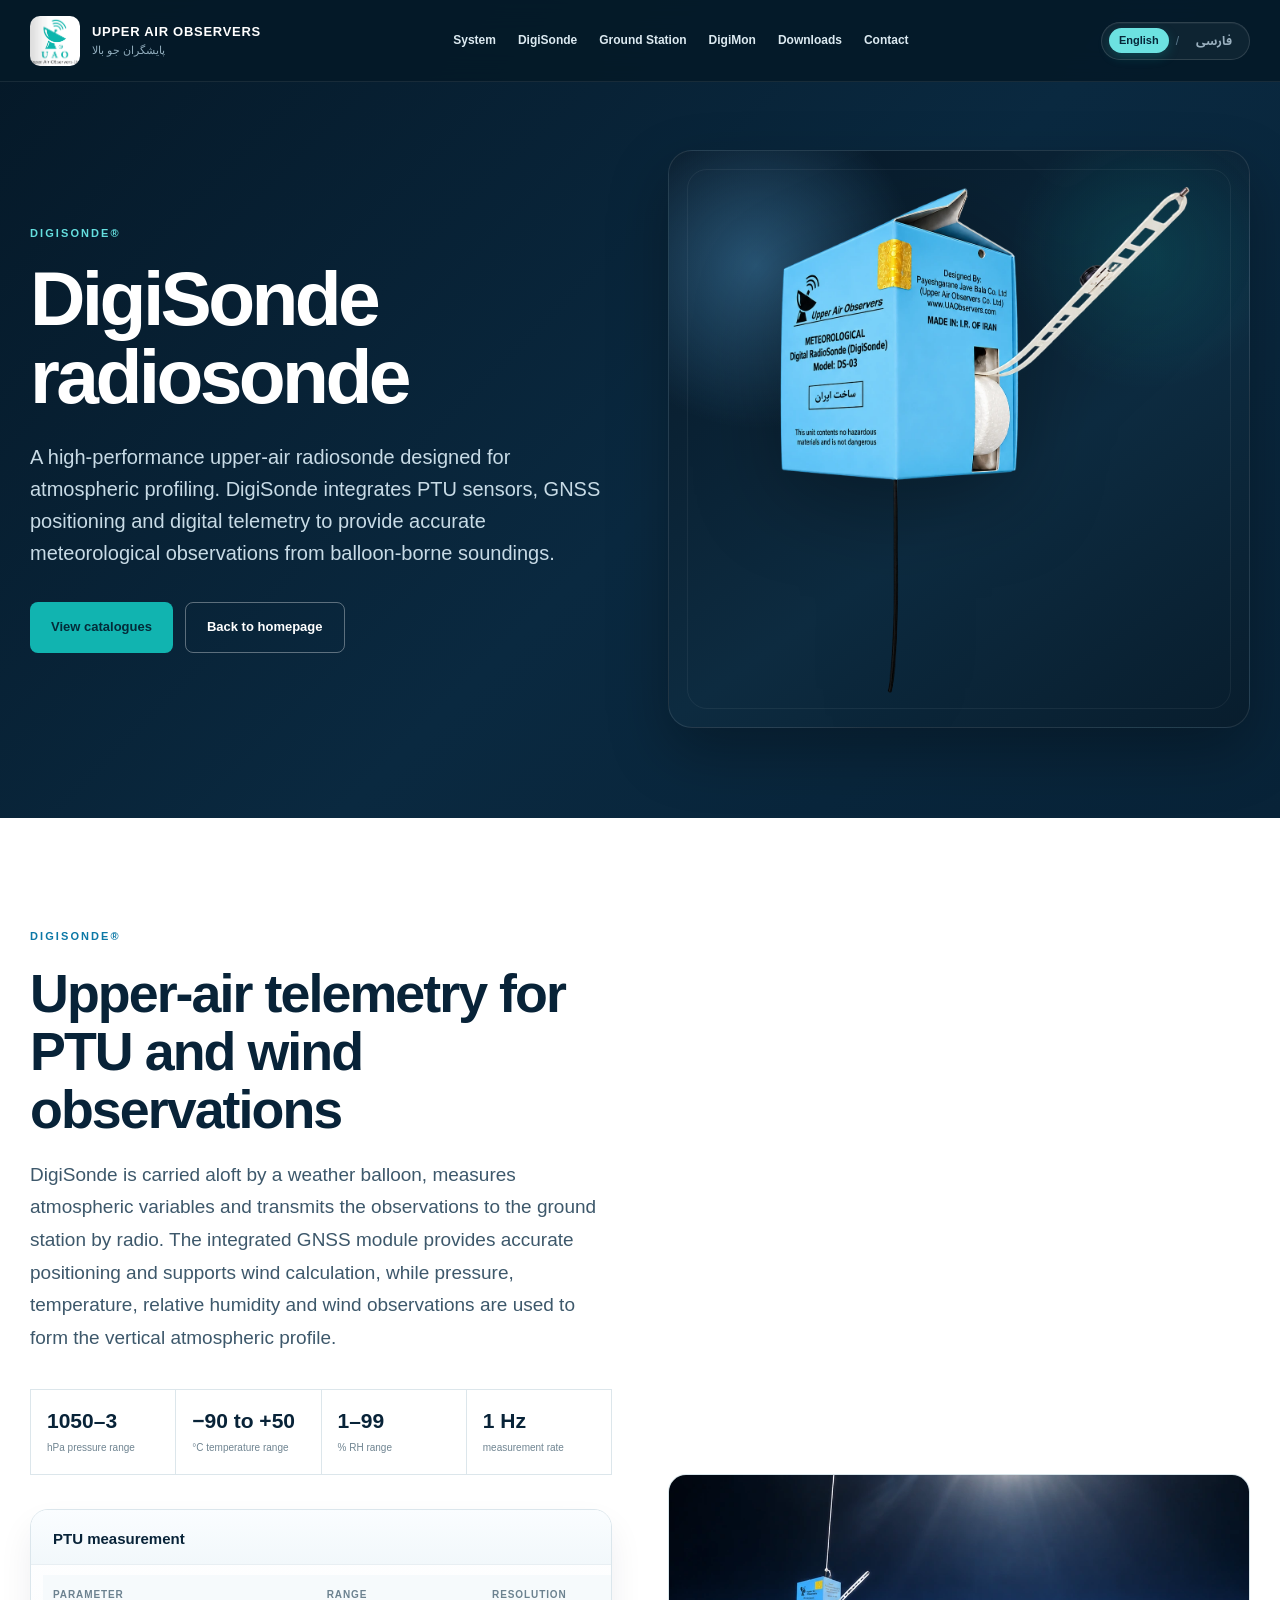
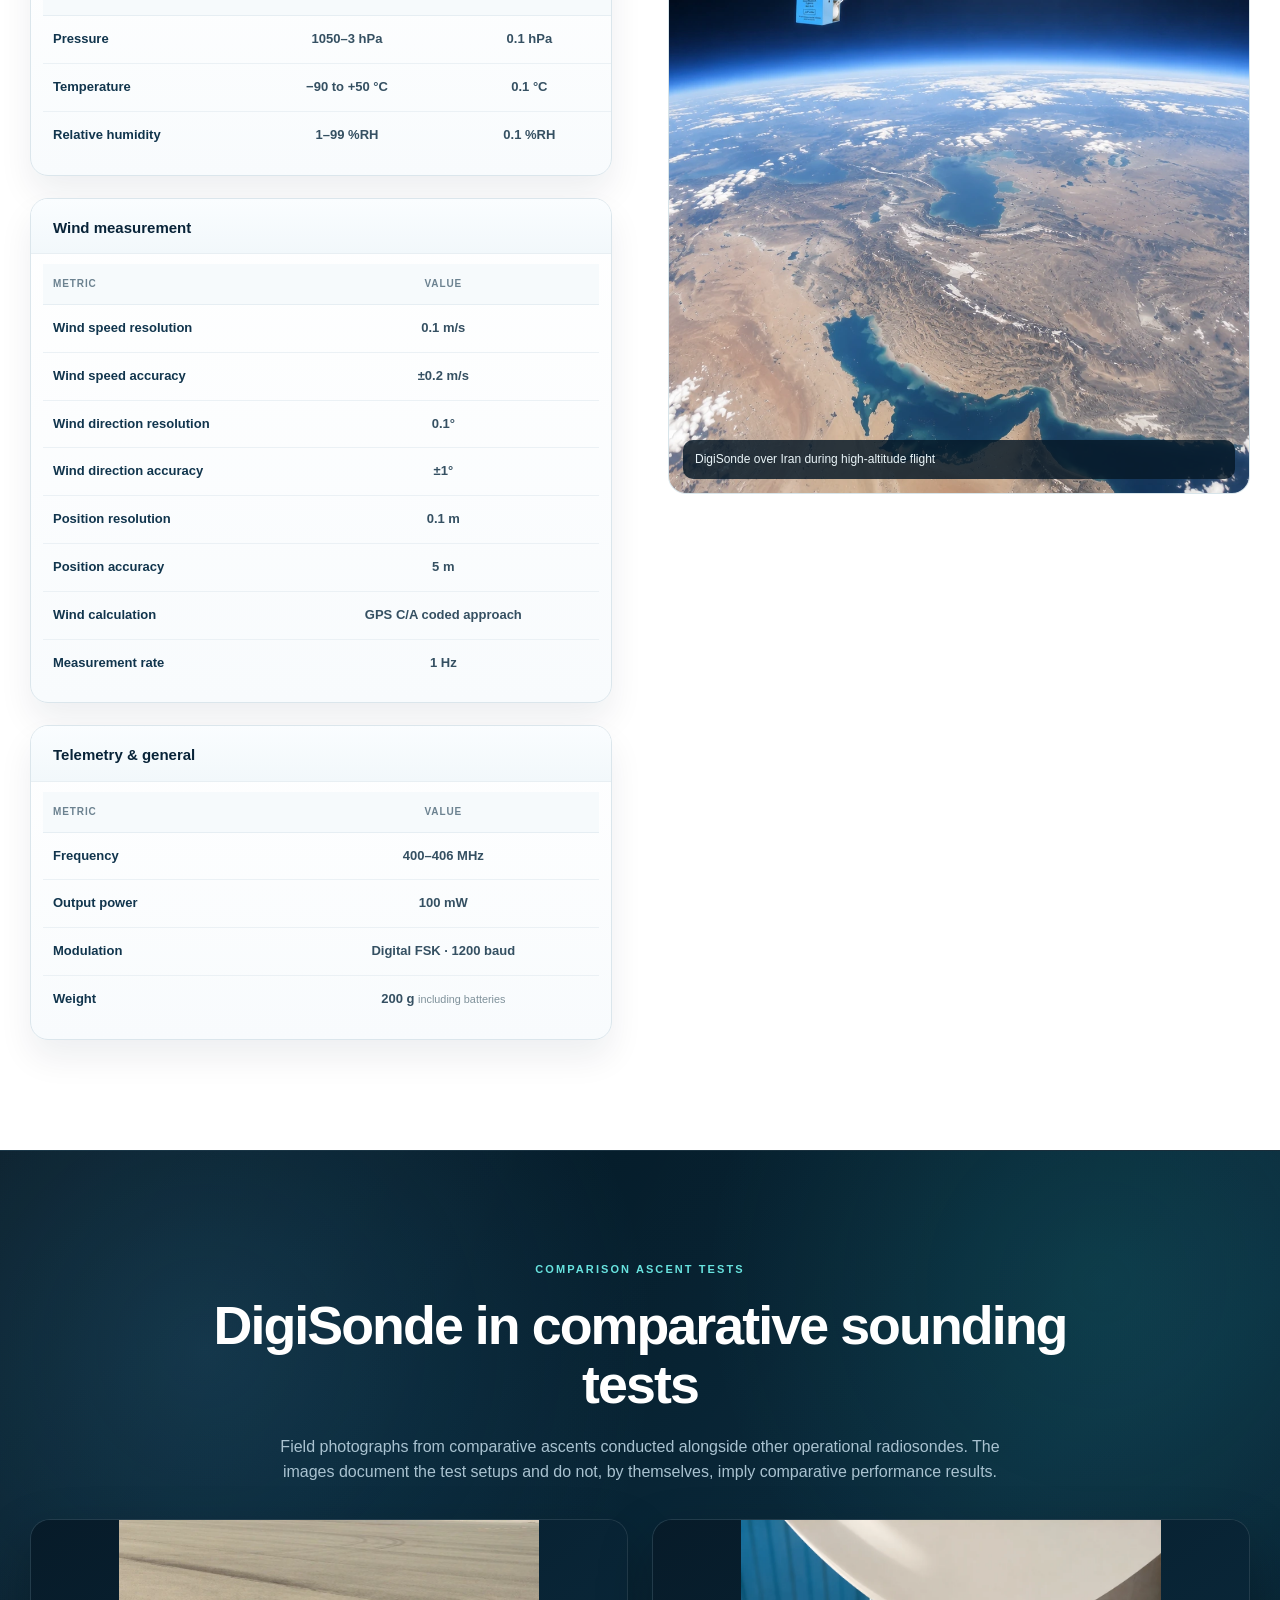
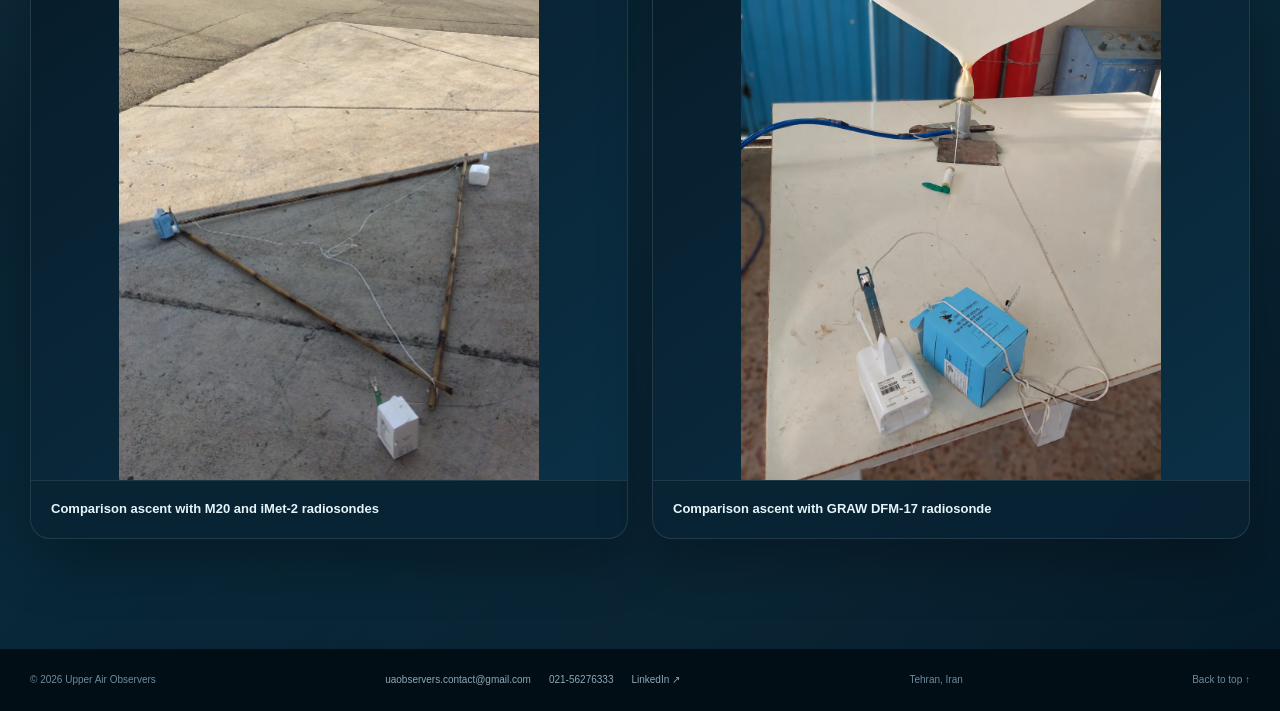
<file: digisonde.html>
<!DOCTYPE html>

<html dir="ltr" lang="en">
<head>
<meta charset="utf-8"/>
<meta content="width=device-width,initial-scale=1" name="viewport"/>
<meta content="#062b42" name="theme-color"/>
<title>DigiSonde Radiosonde | Upper Air Observers</title>
<link href="styles.css" rel="stylesheet"/>
<meta content="DigiSonde is an upper-air radiosonde with PTU sensors, GNSS positioning and digital telemetry for weather-balloon profiling and wind observations." name="description"/><meta content="index,follow,max-image-preview:large,max-snippet:-1,max-video-preview:-1" name="robots"/><meta content="Upper Air Observers" name="author"/><meta content="Upper Air Observers" name="application-name"/><link href="https://uaobservers.ir/digisonde.html" rel="canonical"/><link href="https://uaobservers.ir/digisonde.html" hreflang="en" rel="alternate"/><link href="https://uaobservers.ir/fa/digisonde.html" hreflang="fa" rel="alternate"/><link href="https://uaobservers.ir/digisonde.html" hreflang="x-default" rel="alternate"/><link href="favicon.ico" rel="icon" sizes="any"/><link href="assets/images/favicon-96.png" rel="icon" sizes="96x96" type="image/png"/><link href="assets/images/favicon-32.png" rel="icon" sizes="32x32" type="image/png"/><link href="assets/images/apple-touch-icon.png" rel="apple-touch-icon" sizes="180x180"/><meta content="website" property="og:type"/><meta content="Upper Air Observers" property="og:site_name"/><meta content="DigiSonde Radiosonde | Upper Air Observers" property="og:title"/><meta content="DigiSonde is an upper-air radiosonde with PTU sensors, GNSS positioning and digital telemetry for weather-balloon profiling and wind observations." property="og:description"/><meta content="https://uaobservers.ir/digisonde.html" property="og:url"/><meta content="https://uaobservers.ir/assets/images/digisonde-packaging.png" property="og:image"/><meta content="DigiSonde radiosonde by Upper Air Observers" property="og:image:alt"/><meta content="en_US" property="og:locale"/><meta content="fa_IR" property="og:locale:alternate"/><meta content="summary_large_image" name="twitter:card"/><meta content="DigiSonde Radiosonde | Upper Air Observers" name="twitter:title"/><meta content="DigiSonde is an upper-air radiosonde with PTU sensors, GNSS positioning and digital telemetry for weather-balloon profiling and wind observations." name="twitter:description"/><meta content="https://uaobservers.ir/assets/images/digisonde-packaging.png" name="twitter:image"/><meta content="DigiSonde radiosonde by Upper Air Observers" name="twitter:image:alt"/><script type="application/ld+json">{"@context":"https://schema.org","@graph":[{"@type":"Organization","@id":"https://uaobservers.ir/#organization","name":"Upper Air Observers","alternateName":["شرکت پایشگران جو بالا","پایشگران جو بالا","UAO"],"url":"https://uaobservers.ir/","logo":{"@type":"ImageObject","url":"https://uaobservers.ir/assets/images/apple-touch-icon.png","width":180,"height":180},"email":"uaobservers.contact@gmail.com","address":{"@type":"PostalAddress","addressLocality":"Tehran","addressCountry":"IR"},"sameAs":["https://www.linkedin.com/company/upper-air-observers"],"description":"Radiosonde, ground-station and sounding-software systems for upper-air meteorological observations.","contactPoint":{"@type":"ContactPoint","email":"uaobservers.contact@gmail.com","contactType":"sales and technical inquiries","availableLanguage":["en","fa"],"telephone":"+98-21-5627-6333"},"knowsAbout":["radiosonde","upper-air sounding","upper-air meteorological observations","DigiSonde","DigiMon","رادیوسوند","پایش جو بالا"],"telephone":"+98-21-5627-6333"},{"@type":"WebPage","@id":"https://uaobservers.ir/digisonde.html#webpage","url":"https://uaobservers.ir/digisonde.html","name":"DigiSonde Radiosonde | Upper Air Observers","description":"DigiSonde is an upper-air radiosonde with PTU sensors, GNSS positioning and digital telemetry for weather-balloon profiling and wind observations.","inLanguage":"en","isPartOf":{"@id":"https://uaobservers.ir/#website"},"about":{"@id":"https://uaobservers.ir/digisonde.html#digisonde"},"primaryImageOfPage":{"@type":"ImageObject","url":"https://uaobservers.ir/assets/images/digisonde-packaging.png"},"publisher":{"@id":"https://uaobservers.ir/#organization"},"mainEntity":{"@id":"https://uaobservers.ir/digisonde.html#digisonde"}},{"@type":"BreadcrumbList","@id":"https://uaobservers.ir/digisonde.html#breadcrumb","itemListElement":[{"@type":"ListItem","position":1,"name":"Home","item":"https://uaobservers.ir/"},{"@type":"ListItem","position":2,"name":"DigiSonde Radiosonde","item":"https://uaobservers.ir/digisonde.html"}]},{"@type":"Thing","@id":"https://uaobservers.ir/digisonde.html#digisonde","name":"DigiSonde®","alternateName":"دیجی سوند","description":"DigiSonde is an upper-air radiosonde with PTU sensing, GNSS positioning and digital telemetry for balloon-borne atmospheric profiling.","url":"https://uaobservers.ir/digisonde.html","image":"https://uaobservers.ir/assets/images/digisonde-packaging.png"}]}</script><noscript><style>.reveal{opacity:1!important;transform:none!important}</style></noscript></head>
<body>
<a class="skip-link" data-i18n="skip" href="#main">Skip to content</a>
<header class="site-header" id="top">
<div class="container nav-shell">
<a aria-label="Upper Air Observers home" class="brand" href="index.html">
<span class="logo-chip"><img alt="UAO Upper Air Observers logo" decoding="async" height="828" src="assets/images/uao-logo.webp" width="1109"/></span>
<span class="brand-copy">
<strong data-i18n="brand">Upper Air Observers</strong>
<small data-i18n="brandFa">پایشگران جو بالا</small>
</span>
</a>
<button aria-controls="main-nav" aria-expanded="false" aria-label="Open menu" class="menu-toggle" type="button">
<span></span><span></span><span></span>
</button>
<nav aria-label="Primary navigation" class="main-nav" id="main-nav">
<a data-i18n="navSystem" href="index.html#system">System</a>
<a data-i18n="navRadiosonde" href="digisonde.html">DigiSonde</a>
<a data-i18n="navGround" href="ground-station.html">Ground Station</a>
<a data-i18n="navSoftware" href="digimon.html">DigiMon</a>
<a data-i18n="navDownloads" href="index.html#downloads">Downloads</a>
<a data-i18n="navContact" href="index.html#contact">Contact</a>
</nav>
<div aria-label="Choose language" class="language-control"><a aria-current="page" aria-label="Switch to English" class="lang-btn active" href="digisonde.html" hreflang="en" lang="en">English</a><span aria-hidden="true" class="lang-divider">/</span><a aria-label="تغییر زبان به فارسی" class="lang-btn lang-btn-fa" href="fa/digisonde.html" hreflang="fa" lang="fa">فارسی</a></div>
</div>
</header>
<main id="main">
<section class="page-hero page-hero-sonde">
<div class="container page-hero-grid">
<div class="page-hero-copy reveal">
<p class="eyebrow" data-i18n="dsKicker">DIGISONDE®</p>
<h1 data-i18n="pageSondeTitle">DigiSonde radiosonde</h1>
<p class="hero-lead" data-i18n="pageSondeLead">A high-performance upper-air radiosonde designed for atmospheric profiling. DigiSonde integrates PTU sensors, GNSS positioning and digital telemetry to provide accurate meteorological observations from balloon-borne soundings.</p>
<div class="hero-actions">
<a class="button primary" data-i18n="heroSecondary" href="index.html#downloads">View catalogues</a>
<a class="button ghost" data-i18n="backHome" href="index.html">Back to homepage</a>
</div>
</div>
<div class="page-hero-media product-hero-media premium-product-stage reveal">
<img alt="DigiSonde DS-03 packaging and product photo" decoding="async" fetchpriority="high" height="1296" src="assets/images/digisonde-packaging.webp" width="1213"/>
</div>
</div>
</section>
<section class="section page-section-split">
<div class="container page-section-grid">
<div class="product-copy reveal">
<p class="eyebrow dark" data-i18n="dsKicker">DIGISONDE®</p>
<h2 data-i18n="dsTitle">Upper-air telemetry for PTU and wind observations</h2>
<p class="lead" data-i18n="dsText">DigiSonde is carried aloft by a weather balloon, measures atmospheric variables and transmits the observations to the ground station by radio. The integrated GNSS module provides accurate positioning and supports wind calculation, while pressure, temperature, relative humidity and wind observations are used to form the vertical atmospheric profile.</p>
<div class="measurement-row">
<div><strong>1050–3</strong><span data-i18n="pressureRange">hPa pressure range</span></div>
<div><strong>−90 to +50</strong><span data-i18n="temperatureRange">°C temperature range</span></div>
<div><strong>1–99</strong><span data-i18n="humidityRange">% RH range</span></div>
<div><strong>1 Hz</strong><span data-i18n="measurementRate">measurement rate</span></div>
</div>
<div class="spec-grid spec-grid-pro">
<section class="spec-card-pro">
<div class="spec-card-head">
<h3 data-i18n="ptuHead">PTU measurement</h3>
</div>
<!-- Edit DigiSonde PTU values directly in the table cells below -->
<div class="spec-table-wrap">
<table class="spec-table">
<thead>
<tr>
<th data-i18n="specParam">Parameter</th>
<th data-i18n="specRange">Range</th>
<th data-i18n="specResolution">Resolution</th>
<th data-i18n="specAccuracy">Accuracy</th>
</tr>
</thead>
<tbody>
<tr>
<th data-i18n="pressure">Pressure</th>
<td>1050–3 hPa</td>
<td>0.1 hPa</td>
<td>±1 hPa</td>
</tr>
<tr>
<th data-i18n="temperature">Temperature</th>
<td>−90 to +50 °C</td>
<td>0.1 °C</td>
<td>±0.5 °C</td>
</tr>
<tr>
<th data-i18n="humidity">Relative humidity</th>
<td>1–99 %RH</td>
<td>0.1 %RH</td>
<td>±5 %RH</td>
</tr>
</tbody>
</table>
</div>
</section>
<section class="spec-card-pro">
<div class="spec-card-head">
<h3 data-i18n="windHead">Wind measurement</h3>
</div>
<!-- Edit DigiSonde wind values directly in the value column below -->
<div class="spec-table-wrap spec-table-wrap-simple">
<table class="spec-table spec-table-simple">
<thead>
<tr>
<th data-i18n="specMetric">Metric</th>
<th data-i18n="specValue">Value</th>
</tr>
</thead>
<tbody>
<tr><th data-i18n="windSpeedResolution">Wind speed resolution</th><td>0.1 m/s</td></tr>
<tr><th data-i18n="windSpeedAccuracy">Wind speed accuracy</th><td>±0.2 m/s</td></tr>
<tr><th data-i18n="windDirectionResolution">Wind direction resolution</th><td>0.1°</td></tr>
<tr><th data-i18n="windDirectionAccuracy">Wind direction accuracy</th><td>±1°</td></tr>
<tr><th data-i18n="positionResolution">Position resolution</th><td>0.1 m</td></tr>
<tr><th data-i18n="positionAccuracy">Position accuracy</th><td>5 m</td></tr>
<tr><th data-i18n="windCalculation">Wind calculation</th><td>GPS C/A coded approach</td></tr>
<tr><th data-i18n="measurementRateLabel">Measurement rate</th><td>1 Hz</td></tr>
</tbody>
</table>
</div>
</section>
<section class="spec-card-pro spec-card-pro-wide">
<div class="spec-card-head">
<h3 data-i18n="txHead">Telemetry &amp; general</h3>
</div>
<!-- Edit DigiSonde telemetry / general values directly in the value column below -->
<div class="spec-table-wrap spec-table-wrap-simple">
<table class="spec-table spec-table-simple">
<thead>
<tr>
<th data-i18n="specMetric">Metric</th>
<th data-i18n="specValue">Value</th>
</tr>
</thead>
<tbody>
<tr><th data-i18n="frequency">Frequency</th><td>400–406 MHz</td></tr>
<tr><th data-i18n="output">Output power</th><td>100 mW</td></tr>
<tr><th data-i18n="modulation">Modulation</th><td>Digital FSK · 1200 baud</td></tr>
<tr><th data-i18n="weight">Weight</th><td>200 g <small data-i18n="inclBattery">including batteries</small></td></tr>
</tbody>
</table>
</div>
</section>
</div>
</div>
<div class="refined-gallery reveal single-photo-gallery">
<figure class="refined-card large flight-card"><img alt="DigiSonde over Iran at high altitude" decoding="async" height="1086" loading="lazy" src="assets/images/digisonde-over-iran.webp" width="1448"/><figcaption data-i18n="iranFlightCap">DigiSonde over Iran during high-altitude flight</figcaption></figure>
</div>
</div>
</section>
<section class="section comparison-test-section">
<div class="container">
<div class="section-head center comparison-test-head reveal">
<p class="eyebrow dark" data-i18n="comparisonKicker">COMPARISON ASCENT TESTS</p>
<h2 data-i18n="comparisonTitle">DigiSonde in comparative sounding tests</h2>
<p data-i18n="comparisonLead">Field photographs from comparative ascents conducted alongside other operational radiosondes. The images document the test setups and do not, by themselves, imply comparative performance results.</p>
</div>
<div class="comparison-test-grid reveal">
<figure class="comparison-test-card">
<div class="comparison-test-image">
<img alt="Comparison ascent setup with M20 and iMet-2 radiosondes" decoding="async" height="1121" loading="lazy" src="assets/images/comparison-m20-imet2.webp" width="841"/>
</div>
<figcaption data-i18n="comparisonCap1">Comparison ascent with M20 and iMet-2 radiosondes</figcaption>
</figure>
<figure class="comparison-test-card">
<div class="comparison-test-image">
<img alt="Comparison ascent setup with GRAW DFM-17 radiosonde" decoding="async" height="1448" loading="lazy" src="assets/images/comparison-graw-dfm17.webp" width="1086"/>
</div>
<figcaption data-i18n="comparisonCap2">Comparison ascent with GRAW DFM-17 radiosonde</figcaption>
</figure>
</div>
</div>
</section>
</main>
<footer class="site-footer">
<div class="container footer-row">
<span>© <span id="year"></span> Upper Air Observers</span>
<div class="footer-contact-links">
<a aria-label="Email Upper Air Observers" href="mailto:uaobservers.contact@gmail.com">uaobservers.contact@gmail.com</a><a aria-label="Call Upper Air Observers" href="tel:+982156276333">021-56276333</a>
<a aria-label="Upper Air Observers on LinkedIn" href="https://www.linkedin.com/company/upper-air-observers" rel="noopener noreferrer" target="_blank">LinkedIn ↗</a>
</div>
<span data-i18n="footerLocation">Tehran, Iran</span>
<a data-i18n="backTop" href="#top">Back to top ↑</a>
</div>
</footer>
<script src="script.js"></script>
</body>
</html>
</file>
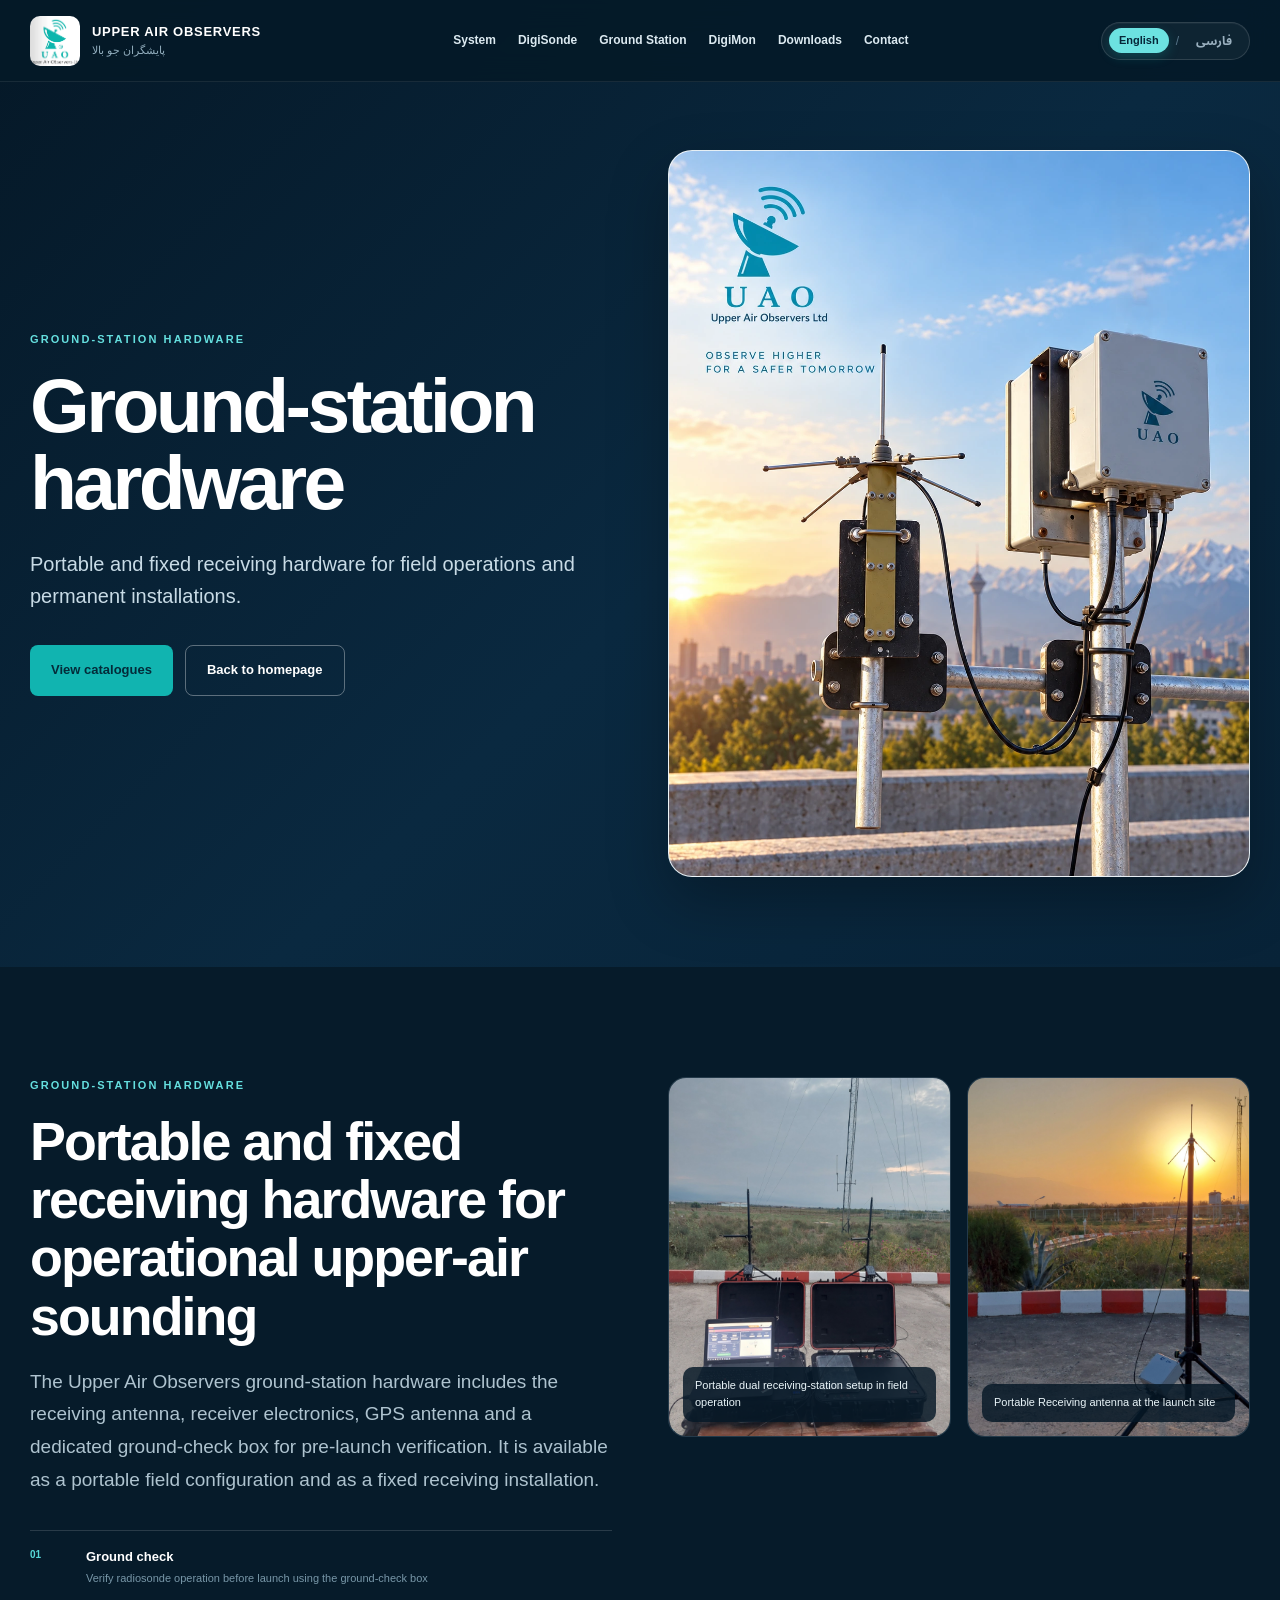
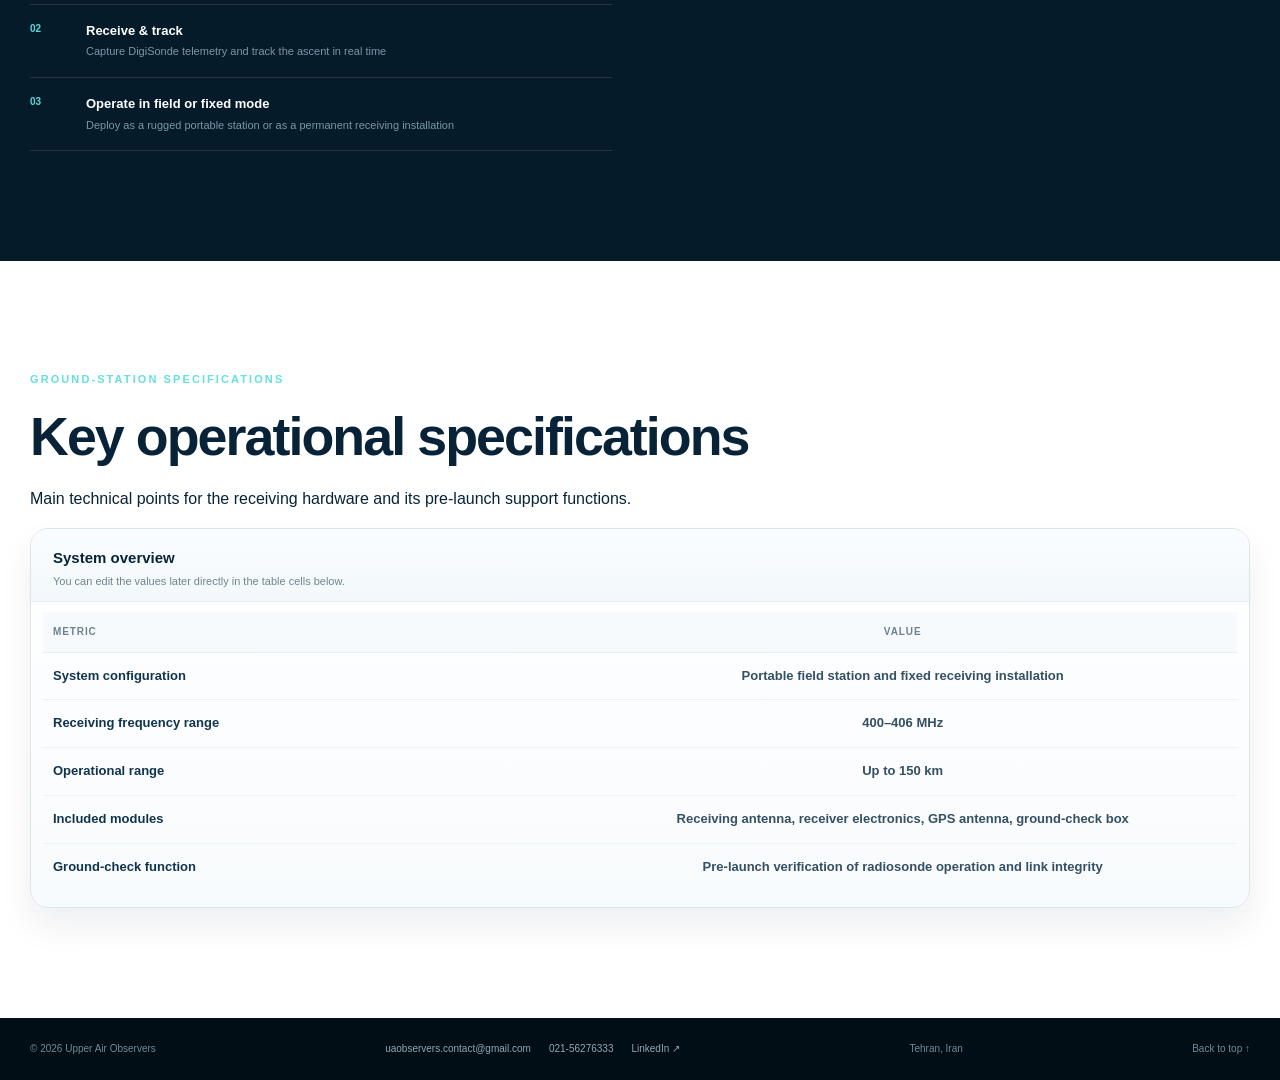
<file: ground-station.html>
<!DOCTYPE html>

<html dir="ltr" lang="en">
<head>
<meta charset="utf-8"/>
<meta content="width=device-width,initial-scale=1" name="viewport"/>
<meta content="#062b42" name="theme-color"/>
<title>Radiosonde Ground Station | Upper Air Observers</title>
<link href="styles.css" rel="stylesheet"/>
<meta content="Portable and fixed radiosonde ground stations for 400–406 MHz telemetry, with receiving antenna, GPS, receiver electronics and pre-launch ground check." name="description"/><meta content="index,follow,max-image-preview:large,max-snippet:-1,max-video-preview:-1" name="robots"/><meta content="Upper Air Observers" name="author"/><meta content="Upper Air Observers" name="application-name"/><link href="https://uaobservers.ir/ground-station.html" rel="canonical"/><link href="https://uaobservers.ir/ground-station.html" hreflang="en" rel="alternate"/><link href="https://uaobservers.ir/fa/ground-station.html" hreflang="fa" rel="alternate"/><link href="https://uaobservers.ir/ground-station.html" hreflang="x-default" rel="alternate"/><link href="favicon.ico" rel="icon" sizes="any"/><link href="assets/images/favicon-96.png" rel="icon" sizes="96x96" type="image/png"/><link href="assets/images/favicon-32.png" rel="icon" sizes="32x32" type="image/png"/><link href="assets/images/apple-touch-icon.png" rel="apple-touch-icon" sizes="180x180"/><meta content="website" property="og:type"/><meta content="Upper Air Observers" property="og:site_name"/><meta content="Radiosonde Ground Station | Upper Air Observers" property="og:title"/><meta content="Portable and fixed radiosonde ground stations for 400–406 MHz telemetry, with receiving antenna, GPS, receiver electronics and pre-launch ground check." property="og:description"/><meta content="https://uaobservers.ir/ground-station.html" property="og:url"/><meta content="https://uaobservers.ir/assets/images/ground-station-main-system.png" property="og:image"/><meta content="Upper Air Observers radiosonde ground station hardware" property="og:image:alt"/><meta content="en_US" property="og:locale"/><meta content="fa_IR" property="og:locale:alternate"/><meta content="summary_large_image" name="twitter:card"/><meta content="Radiosonde Ground Station | Upper Air Observers" name="twitter:title"/><meta content="Portable and fixed radiosonde ground stations for 400–406 MHz telemetry, with receiving antenna, GPS, receiver electronics and pre-launch ground check." name="twitter:description"/><meta content="https://uaobservers.ir/assets/images/ground-station-main-system.png" name="twitter:image"/><meta content="Upper Air Observers radiosonde ground station hardware" name="twitter:image:alt"/><script type="application/ld+json">{"@context":"https://schema.org","@graph":[{"@type":"Organization","@id":"https://uaobservers.ir/#organization","name":"Upper Air Observers","alternateName":["شرکت پایشگران جو بالا","پایشگران جو بالا","UAO"],"url":"https://uaobservers.ir/","logo":{"@type":"ImageObject","url":"https://uaobservers.ir/assets/images/apple-touch-icon.png","width":180,"height":180},"email":"uaobservers.contact@gmail.com","address":{"@type":"PostalAddress","addressLocality":"Tehran","addressCountry":"IR"},"sameAs":["https://www.linkedin.com/company/upper-air-observers"],"description":"Radiosonde, ground-station and sounding-software systems for upper-air meteorological observations.","contactPoint":{"@type":"ContactPoint","email":"uaobservers.contact@gmail.com","contactType":"sales and technical inquiries","availableLanguage":["en","fa"],"telephone":"+98-21-5627-6333"},"knowsAbout":["radiosonde","upper-air sounding","upper-air meteorological observations","DigiSonde","DigiMon","رادیوسوند","پایش جو بالا"],"telephone":"+98-21-5627-6333"},{"@type":"WebPage","@id":"https://uaobservers.ir/ground-station.html#webpage","url":"https://uaobservers.ir/ground-station.html","name":"Radiosonde Ground Station | Upper Air Observers","description":"Portable and fixed radiosonde ground stations for 400–406 MHz telemetry, with receiving antenna, GPS, receiver electronics and pre-launch ground check.","inLanguage":"en","isPartOf":{"@id":"https://uaobservers.ir/#website"},"about":{"@id":"https://uaobservers.ir/#organization"},"primaryImageOfPage":{"@type":"ImageObject","url":"https://uaobservers.ir/assets/images/ground-station-main-system.png"},"publisher":{"@id":"https://uaobservers.ir/#organization"}},{"@type":"BreadcrumbList","@id":"https://uaobservers.ir/ground-station.html#breadcrumb","itemListElement":[{"@type":"ListItem","position":1,"name":"Home","item":"https://uaobservers.ir/"},{"@type":"ListItem","position":2,"name":"Ground Station","item":"https://uaobservers.ir/ground-station.html"}]}]}</script><noscript><style>.reveal{opacity:1!important;transform:none!important}</style></noscript></head>
<body>
<a class="skip-link" data-i18n="skip" href="#main">Skip to content</a>
<header class="site-header" id="top">
<div class="container nav-shell">
<a aria-label="Upper Air Observers home" class="brand" href="index.html">
<span class="logo-chip"><img alt="UAO Upper Air Observers logo" decoding="async" height="828" src="assets/images/uao-logo.webp" width="1109"/></span>
<span class="brand-copy">
<strong data-i18n="brand">Upper Air Observers</strong>
<small data-i18n="brandFa">پایشگران جو بالا</small>
</span>
</a>
<button aria-controls="main-nav" aria-expanded="false" aria-label="Open menu" class="menu-toggle" type="button">
<span></span><span></span><span></span>
</button>
<nav aria-label="Primary navigation" class="main-nav" id="main-nav">
<a data-i18n="navSystem" href="index.html#system">System</a>
<a data-i18n="navRadiosonde" href="digisonde.html">DigiSonde</a>
<a data-i18n="navGround" href="ground-station.html">Ground Station</a>
<a data-i18n="navSoftware" href="digimon.html">DigiMon</a>
<a data-i18n="navDownloads" href="index.html#downloads">Downloads</a>
<a data-i18n="navContact" href="index.html#contact">Contact</a>
</nav>
<div aria-label="Choose language" class="language-control"><a aria-current="page" aria-label="Switch to English" class="lang-btn active" href="ground-station.html" hreflang="en" lang="en">English</a><span aria-hidden="true" class="lang-divider">/</span><a aria-label="تغییر زبان به فارسی" class="lang-btn lang-btn-fa" href="fa/ground-station.html" hreflang="fa" lang="fa">فارسی</a></div>
</div>
</header>
<main id="main">
<section class="page-hero page-hero-ground">
<div class="container page-hero-grid">
<div class="page-hero-copy reveal">
<p class="eyebrow" data-i18n="groundKicker">GROUND-STATION HARDWARE</p>
<h1 data-i18n="pageGroundTitle">Ground-station hardware</h1>
<p class="hero-lead" data-i18n="pageGroundLead">Portable and fixed receiving hardware for field operations and permanent installations.</p>
<div class="hero-actions">
<a class="button primary" data-i18n="heroSecondary" href="index.html#downloads">View catalogues</a>
<a class="button ghost" data-i18n="backHome" href="index.html">Back to homepage</a>
</div>
</div>
<div class="page-hero-media reveal">
<img alt="Upper Air Observers ground station hardware" decoding="async" fetchpriority="high" height="1402" src="assets/images/ground-station-hero-render.webp" width="1122"/>
</div>
</div>
</section>
<section class="section dark-section">
<div class="container page-section-grid align-start">
<div class="ground-copy reveal">
<p class="eyebrow" data-i18n="groundKicker">GROUND-STATION HARDWARE</p>
<h2 data-i18n="groundTitle">Portable and fixed receiving hardware for operational upper-air sounding</h2>
<p class="lead dark-lead" data-i18n="groundText">The Upper Air Observers ground-station hardware includes the receiving antenna, receiver electronics, GPS antenna and a dedicated ground-check box for pre-launch verification. It is available as a portable field configuration and as a fixed receiving installation.</p>
<div class="workflow-list">
<div><b>01</b><span><strong data-i18n="groundStep1">Ground check</strong><small data-i18n="groundStep1Text">Verify radiosonde operation before launch using the ground-check box</small></span></div>
<div><b>02</b><span><strong data-i18n="groundStep2">Receive &amp; track</strong><small data-i18n="groundStep2Text">Capture DigiSonde telemetry and track the ascent in real time</small></span></div>
<div><b>03</b><span><strong data-i18n="groundStep3">Operate in field or fixed mode</strong><small data-i18n="groundStep3Text">Deploy as a rugged portable station or as a permanent receiving installation</small></span></div>
</div>
</div>
<div class="refined-gallery refined-gallery-dark reveal ground-gallery-two">
<figure class="refined-card"><img alt="Portable ground station hardware setup" decoding="async" height="2048" loading="lazy" src="assets/images/ground-station-portable-original.jpg" width="1536"/><figcaption data-i18n="portableCaption">Portable dual receiving-station setup in field operation</figcaption></figure>
<figure class="refined-card"><img alt="Receiving antenna and ground-check box" decoding="async" height="2048" loading="lazy" src="assets/images/ground-station-sunset-original.jpg" width="1536"/><figcaption data-i18n="fixedCaption">Portable Receiving antenna at the launch site</figcaption></figure>
</div>
</div>
</section>
<section class="section light-section">
<div class="container">
<div class="section-heading narrow reveal">
<p class="eyebrow" data-i18n="groundSpecKicker">GROUND-STATION SPECIFICATIONS</p>
<h2 data-i18n="groundSpecTitle">Key operational specifications</h2>
<p data-i18n="groundSpecText">Main technical points for the receiving hardware and its pre-launch support functions.</p>
</div>
<section class="spec-card-pro spec-card-pro-wide reveal">
<div class="spec-card-head">
<h3 data-i18n="groundSpecHead">System overview</h3>
<p data-i18n="groundSpecNote">You can edit the values later directly in the table cells below.</p>
</div>
<div class="spec-table-wrap">
<table class="spec-table spec-table-simple">
<thead>
<tr>
<th data-i18n="specMetric">Metric</th>
<th data-i18n="specValue">Value</th>
</tr>
</thead>
<tbody>
<tr><th data-i18n="groundSpec1">System configuration</th><td data-i18n="groundSpec1Val">Portable field station and fixed receiving installation</td></tr>
<tr><th data-i18n="groundSpec2">Receiving frequency range</th><td>400–406 MHz</td></tr>
<tr><th data-i18n="groundSpec3">Operational range</th><td>Up to 150 km</td></tr>
<tr><th data-i18n="groundSpec4">Included modules</th><td data-i18n="groundSpec4Val">Receiving antenna, receiver electronics, GPS antenna, ground-check box</td></tr>
<tr><th data-i18n="groundSpec5">Ground-check function</th><td data-i18n="groundSpec5Val">Pre-launch verification of radiosonde operation and link integrity</td></tr>
</tbody>
</table>
</div>
</section>
</div>
</section>
</main>
<footer class="site-footer">
<div class="container footer-row">
<span>© <span id="year"></span> Upper Air Observers</span>
<div class="footer-contact-links">
<a aria-label="Email Upper Air Observers" href="mailto:uaobservers.contact@gmail.com">uaobservers.contact@gmail.com</a><a aria-label="Call Upper Air Observers" href="tel:+982156276333">021-56276333</a>
<a aria-label="Upper Air Observers on LinkedIn" href="https://www.linkedin.com/company/upper-air-observers" rel="noopener noreferrer" target="_blank">LinkedIn ↗</a>
</div>
<span data-i18n="footerLocation">Tehran, Iran</span>
<a data-i18n="backTop" href="#top">Back to top ↑</a>
</div>
</footer>
<script src="script.js"></script>
</body>
</html>
</file>
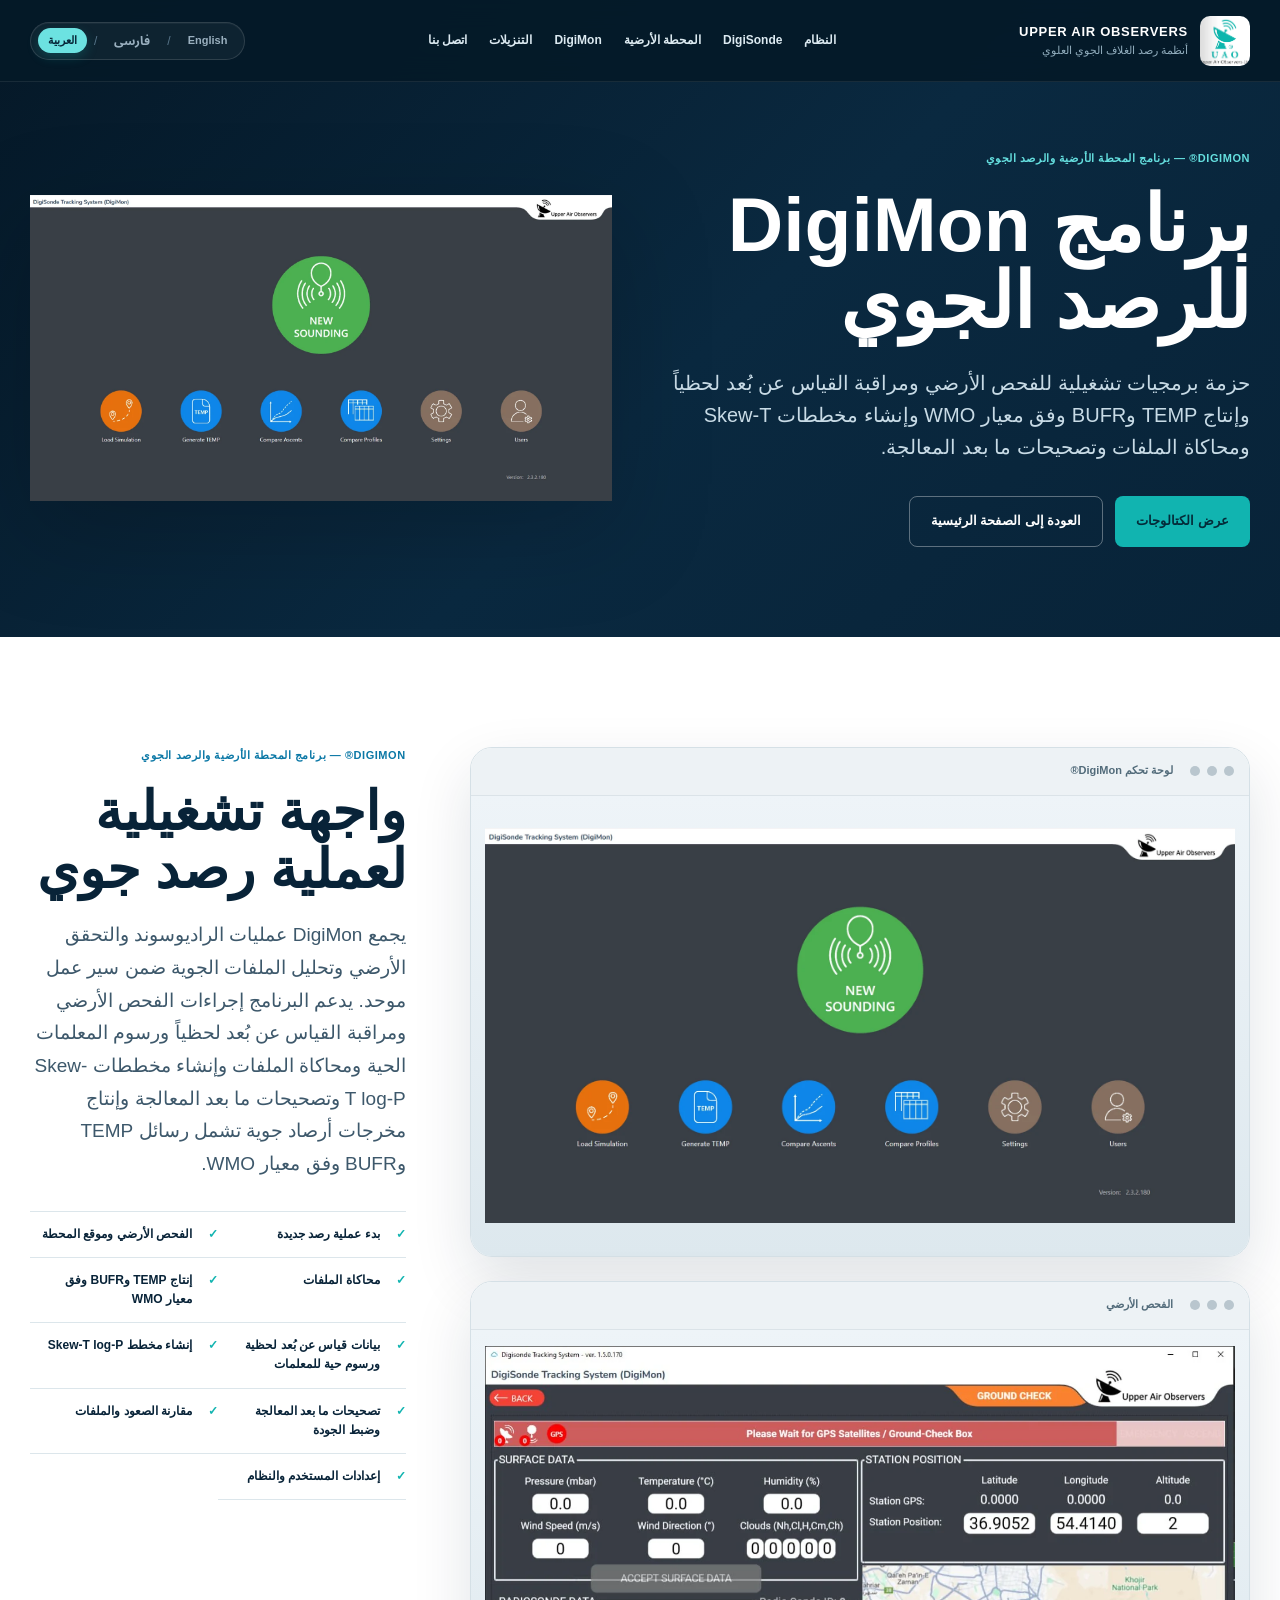
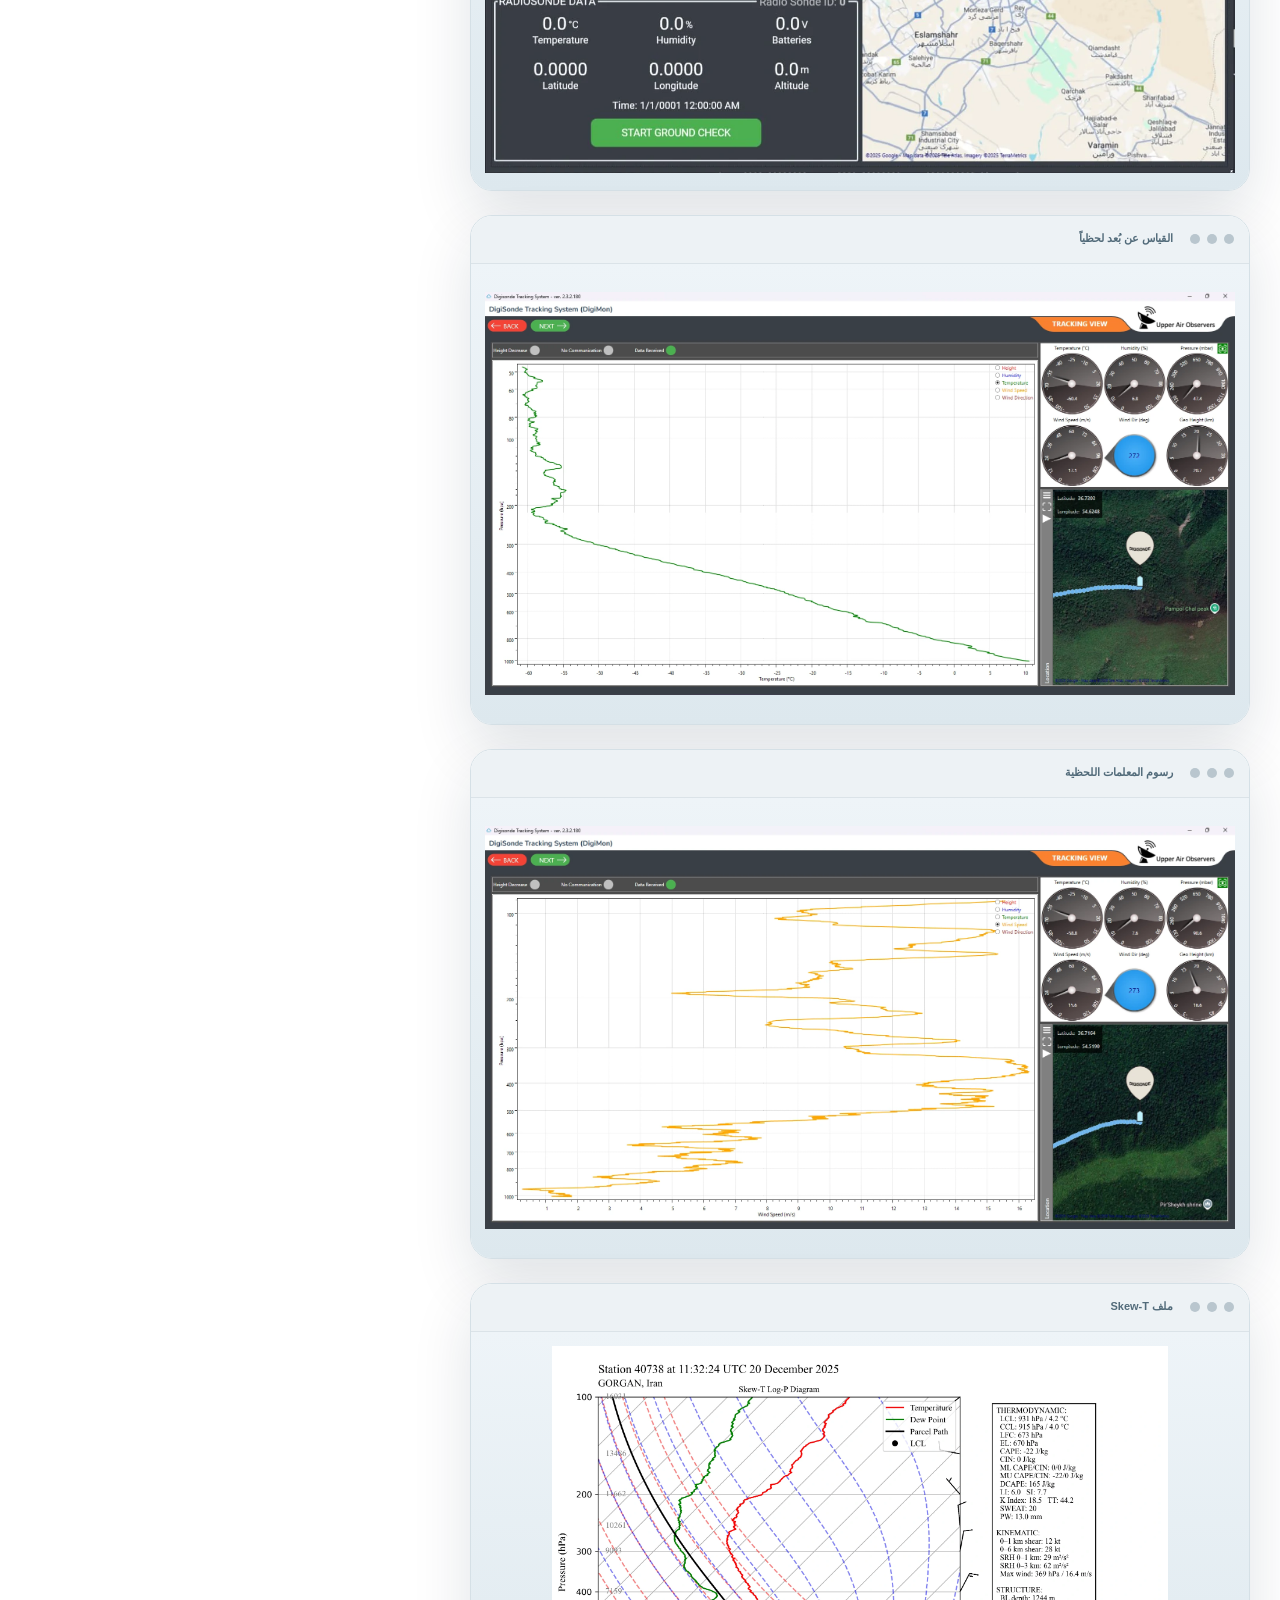
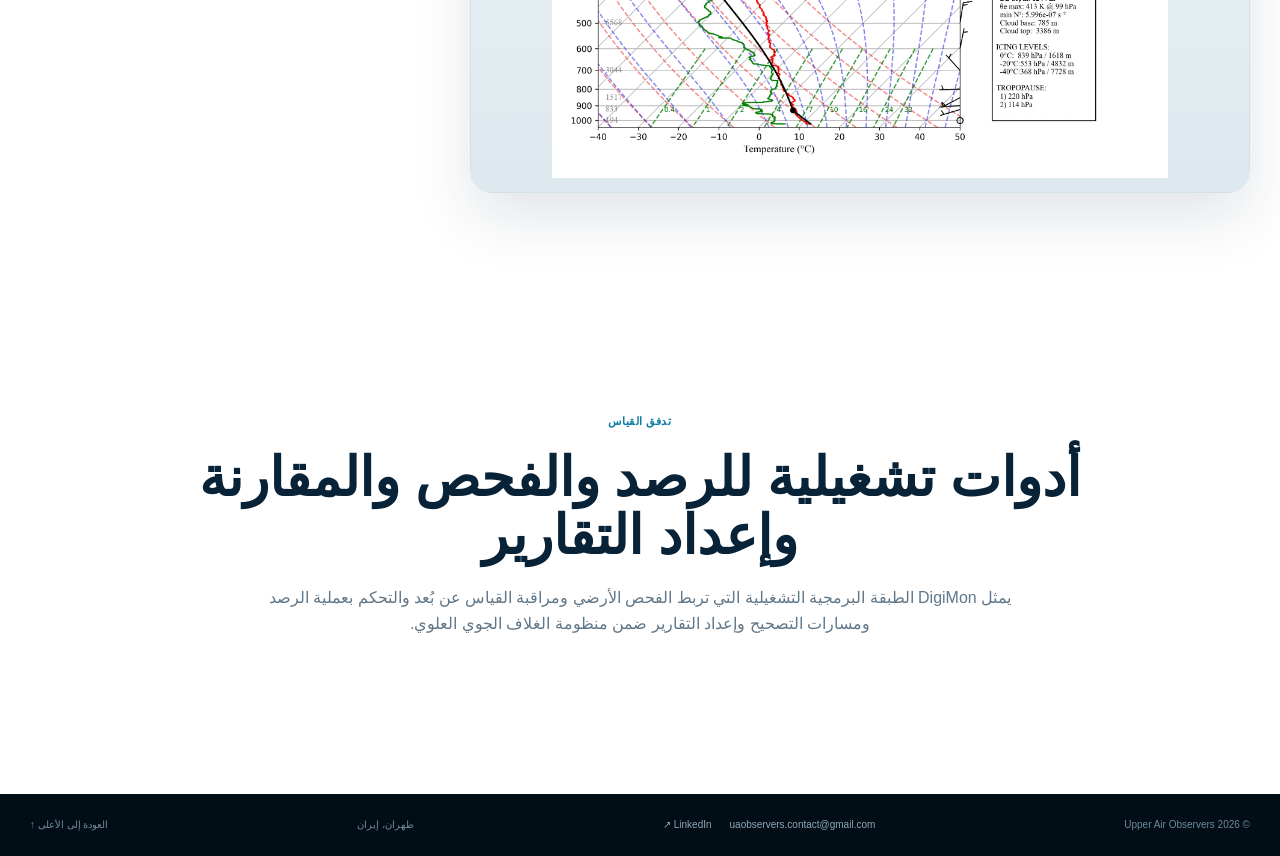
<file: ar/digimon.html>
<!DOCTYPE html>

<html dir="rtl" lang="ar">
<head>
<meta charset="utf-8"/>
<meta content="width=device-width,initial-scale=1" name="viewport"/>
<meta content="#062b42" name="theme-color"/>
<title>برنامج DigiMon للرصد الجوي | Upper Air Observers</title>
<link href="../styles.css" rel="stylesheet"/>
<meta content="يدعم DigiMon الفحص الأرضي وبيانات الراديوسوند لحظياً ومخططات Skew-T والمعالجة اللاحقة والمقارنة ومخرجات TEMP وBUFR وفق معيار WMO." name="description"/><meta content="index,follow,max-image-preview:large,max-snippet:-1,max-video-preview:-1" name="robots"/><meta content="Upper Air Observers" name="author"/><meta content="Upper Air Observers" name="application-name"/><link href="https://upperairobservers.github.io/ar/digimon.html" rel="canonical"/><link href="https://upperairobservers.github.io/digimon.html" hreflang="en" rel="alternate"/><link href="https://upperairobservers.github.io/fa/digimon.html" hreflang="fa" rel="alternate"/><link href="https://upperairobservers.github.io/ar/digimon.html" hreflang="ar" rel="alternate"/><link href="https://upperairobservers.github.io/digimon.html" hreflang="x-default" rel="alternate"/><link href="../favicon.ico" rel="icon" sizes="any"/><link href="../assets/images/favicon-96.png" rel="icon" sizes="96x96" type="image/png"/><link href="../assets/images/favicon-32.png" rel="icon" sizes="32x32" type="image/png"/><link href="../assets/images/apple-touch-icon.png" rel="apple-touch-icon" sizes="180x180"/><meta content="website" property="og:type"/><meta content="Upper Air Observers" property="og:site_name"/><meta content="برنامج DigiMon للرصد الجوي | Upper Air Observers" property="og:title"/><meta content="يدعم DigiMon الفحص الأرضي وبيانات الراديوسوند لحظياً ومخططات Skew-T والمعالجة اللاحقة والمقارنة ومخرجات TEMP وBUFR وفق معيار WMO." property="og:description"/><meta content="https://upperairobservers.github.io/ar/digimon.html" property="og:url"/><meta content="https://upperairobservers.github.io/assets/images/digimon-software.webp" property="og:image"/><meta content="واجهة برنامج DigiMon للرصد الجوي والراديوسوند" property="og:image:alt"/><meta content="ar_AR" property="og:locale"/><meta content="fa_IR" property="og:locale:alternate"/><meta content="summary_large_image" name="twitter:card"/><meta content="برنامج DigiMon للرصد الجوي | Upper Air Observers" name="twitter:title"/><meta content="يدعم DigiMon الفحص الأرضي وبيانات الراديوسوند لحظياً ومخططات Skew-T والمعالجة اللاحقة والمقارنة ومخرجات TEMP وBUFR وفق معيار WMO." name="twitter:description"/><meta content="https://upperairobservers.github.io/assets/images/digimon-software.webp" name="twitter:image"/><meta content="واجهة برنامج DigiMon للرصد الجوي والراديوسوند" name="twitter:image:alt"/><script type="application/ld+json">{"@context":"https://schema.org","@graph":[{"@type":"Organization","@id":"https://upperairobservers.github.io/#organization","name":"Upper Air Observers","alternateName":["پایشگران جو بالا","پایشگران جَو بالا","UAO","Upper Air Observers (UAO)"],"url":"https://upperairobservers.github.io/","logo":{"@type":"ImageObject","url":"https://upperairobservers.github.io/assets/images/apple-touch-icon.png","width":180,"height":180},"email":"uaobservers.contact@gmail.com","address":{"@type":"PostalAddress","addressLocality":"طهران","addressCountry":"IR"},"sameAs":["https://www.linkedin.com/company/upper-air-observers"],"description":"تطوّر Upper Air Observers أنظمة راديوسوند ومحطات أرضية وبرمجيات للرصد الجوي العلوي.","contactPoint":{"@type":"ContactPoint","email":"uaobservers.contact@gmail.com","contactType":"sales and technical inquiries","availableLanguage":["en","fa","ar"]},"knowsAbout":["radiosonde","upper-air sounding","upper-air meteorological observations","DigiSonde","DigiMon","رادیوسوند","پایش جو بالا"]},{"@type":"WebPage","@id":"https://upperairobservers.github.io/ar/digimon.html#webpage","url":"https://upperairobservers.github.io/ar/digimon.html","name":"برنامج DigiMon للرصد الجوي | Upper Air Observers","description":"يدعم DigiMon الفحص الأرضي وبيانات الراديوسوند لحظياً ومخططات Skew-T والمعالجة اللاحقة والمقارنة ومخرجات TEMP وBUFR وفق معيار WMO.","inLanguage":"ar","isPartOf":{"@id":"https://upperairobservers.github.io/#website"},"about":{"@id":"https://upperairobservers.github.io/#organization"},"primaryImageOfPage":{"@type":"ImageObject","url":"https://upperairobservers.github.io/assets/images/digimon-software.webp"},"publisher":{"@id":"https://upperairobservers.github.io/#organization"}},{"@type":"BreadcrumbList","@id":"https://upperairobservers.github.io/ar/digimon.html#breadcrumb","itemListElement":[{"@type":"ListItem","position":1,"name":"الرئيسية","item":"https://upperairobservers.github.io/ar/"},{"@type":"ListItem","position":2,"name":"برنامج DigiMon","item":"https://upperairobservers.github.io/ar/digimon.html"}]}]}</script><noscript><style>.reveal{opacity:1!important;transform:none!important}</style></noscript></head>
<body class="ar">
<a class="skip-link" href="#main">الانتقال إلى المحتوى</a>
<header class="site-header" id="top">
<div class="container nav-shell">
<a aria-label="الصفحة الرئيسية لـ Upper Air Observers" class="brand" href="index.html">
<span class="logo-chip"><img alt="شعار Upper Air Observers" decoding="async" height="828" src="../assets/images/uao-logo.webp" width="1109"/></span>
<span class="brand-copy">
<strong>Upper Air Observers</strong>
<small>أنظمة رصد الغلاف الجوي العلوي</small>
</span>
</a>
<button aria-controls="main-nav" aria-expanded="false" aria-label="فتح القائمة" class="menu-toggle" type="button">
<span></span><span></span><span></span>
</button>
<nav aria-label="التنقل الرئيسي" class="main-nav" id="main-nav">
<a href="index.html#system">النظام</a>
<a href="digisonde.html">DigiSonde</a>
<a href="ground-station.html">المحطة الأرضية</a>
<a href="digimon.html">DigiMon</a>
<a href="index.html#downloads">التنزيلات</a>
<a href="index.html#contact">اتصل بنا</a>
</nav>
<div aria-label="اختيار اللغة" class="language-control"><a aria-label="Switch to English" class="lang-btn" href="../digimon.html" hreflang="en" lang="en">English</a><span aria-hidden="true" class="lang-divider">/</span><a aria-label="تغییر زبان به فارسی" class="lang-btn lang-btn-fa" href="../fa/digimon.html" hreflang="fa" lang="fa">فارسی</a><span aria-hidden="true" class="lang-divider">/</span><a aria-current="page" aria-label="العربية" class="lang-btn lang-btn-ar active" href="digimon.html" hreflang="ar" lang="ar">العربية</a></div>
</div>
</header>
<main id="main">
<section class="page-hero page-hero-software">
<div class="container page-hero-grid">
<div class="page-hero-copy reveal">
<p class="eyebrow">DIGIMON® — برنامج المحطة الأرضية والرصد الجوي</p>
<h1>برنامج DigiMon للرصد الجوي</h1>
<p class="hero-lead">حزمة برمجيات تشغيلية للفحص الأرضي ومراقبة القياس عن بُعد لحظياً وإنتاج TEMP وBUFR وفق معيار WMO وإنشاء مخططات Skew-T ومحاكاة الملفات وتصحيحات ما بعد المعالجة.</p>
<div class="hero-actions">
<a class="button primary" href="index.html#downloads">عرض الكتالوجات</a>
<a class="button ghost" href="index.html">العودة إلى الصفحة الرئيسية</a>
</div>
</div>
<div class="page-hero-media reveal">
<img alt="DigiMon software dashboard screenshot" decoding="async" fetchpriority="high" height="946" src="../assets/images/digimon-software.webp" width="1800"/>
</div>
</div>
</section>
<section class="section software-section">
<div class="container software-grid refined-software-grid">
<div class="software-gallery reveal">
<div class="software-window">
<div class="window-bar"><span></span><span></span><span></span><b>لوحة تحكم DigiMon®</b></div>
<img alt="DigiMon main dashboard" decoding="async" height="946" loading="lazy" src="../assets/images/digimon-software.webp" width="1800"/>
</div>
<div class="software-window">
<div class="window-bar"><span></span><span></span><span></span><b>الفحص الأرضي</b></div>
<img alt="DigiMon ground check screen" decoding="async" height="730" loading="lazy" src="../assets/images/digimon-ground-check.webp" width="1280"/>
</div>
<div class="software-window">
<div class="window-bar"><span></span><span></span><span></span><b>القياس عن بُعد لحظياً</b></div>
<img alt="Real-time telemetry temperature profile and live gauges" decoding="async" height="1033" loading="lazy" src="../assets/images/digimon-telemetry-temperature.webp" width="1920"/>
</div>
<div class="software-window">
<div class="window-bar"><span></span><span></span><span></span><b>رسوم المعلمات اللحظية</b></div>
<img alt="Real-time wind parameter graph and telemetry map" decoding="async" height="1029" loading="lazy" src="../assets/images/digimon-telemetry-wind.webp" width="1920"/>
</div>
<div class="software-window">
<div class="window-bar"><span></span><span></span><span></span><b>ملف Skew-T</b></div>
<img alt="Generated Skew-T atmospheric profile" decoding="async" height="1437" loading="lazy" src="../assets/images/skewt-profile.webp" width="2048"/>
</div>
</div>
<div class="software-copy reveal">
<p class="eyebrow dark">DIGIMON® — برنامج المحطة الأرضية والرصد الجوي</p>
<h2>واجهة تشغيلية لعملية رصد جوي</h2>
<p class="lead">يجمع DigiMon عمليات الراديوسوند والتحقق الأرضي وتحليل الملفات الجوية ضمن سير عمل موحد. يدعم البرنامج إجراءات الفحص الأرضي ومراقبة القياس عن بُعد لحظياً ورسوم المعلمات الحية ومحاكاة الملفات وإنشاء مخططات Skew-T log-P وتصحيحات ما بعد المعالجة وإنتاج مخرجات أرصاد جوية تشمل رسائل TEMP وBUFR وفق معيار WMO.</p>
<ul class="feature-list">
<li>بدء عملية رصد جديدة</li>
<li>الفحص الأرضي وموقع المحطة</li>
<li>محاكاة الملفات</li>
<li>إنتاج TEMP وBUFR وفق معيار WMO</li>
<li>بيانات قياس عن بُعد لحظية ورسوم حية للمعلمات</li>
<li>إنشاء مخطط Skew-T log-P</li>
<li>تصحيحات ما بعد المعالجة وضبط الجودة</li>
<li>مقارنة الصعود والملفات</li>
<li>إعدادات المستخدم والنظام</li>
</ul>
</div>
</div>
</section>
<section class="section light-section">
<div class="container">
<div class="section-head center reveal">
<p class="eyebrow dark">تدفق القياس</p>
<h2>أدوات تشغيلية للرصد والفحص والمقارنة وإعداد التقارير</h2>
<p>يمثل DigiMon الطبقة البرمجية التشغيلية التي تربط الفحص الأرضي ومراقبة القياس عن بُعد والتحكم بعملية الرصد ومسارات التصحيح وإعداد التقارير ضمن منظومة الغلاف الجوي العلوي.</p>
</div>
</div>
</section>
</main>
<footer class="site-footer">
<div class="container footer-row">
<span>© <span id="year"></span> Upper Air Observers</span>
<div class="footer-contact-links">
<a aria-label="مراسلة Upper Air Observers بالبريد الإلكتروني" href="mailto:uaobservers.contact@gmail.com">uaobservers.contact@gmail.com</a>
<a aria-label="Upper Air Observers على لينكدإن" href="https://www.linkedin.com/company/upper-air-observers" rel="noopener noreferrer" target="_blank">LinkedIn ↗</a>
</div>
<span>طهران، إيران</span>
<a href="#top">العودة إلى الأعلى ↑</a>
</div>
</footer>
<script src="../script.js"></script>
</body>
</html>
</file>
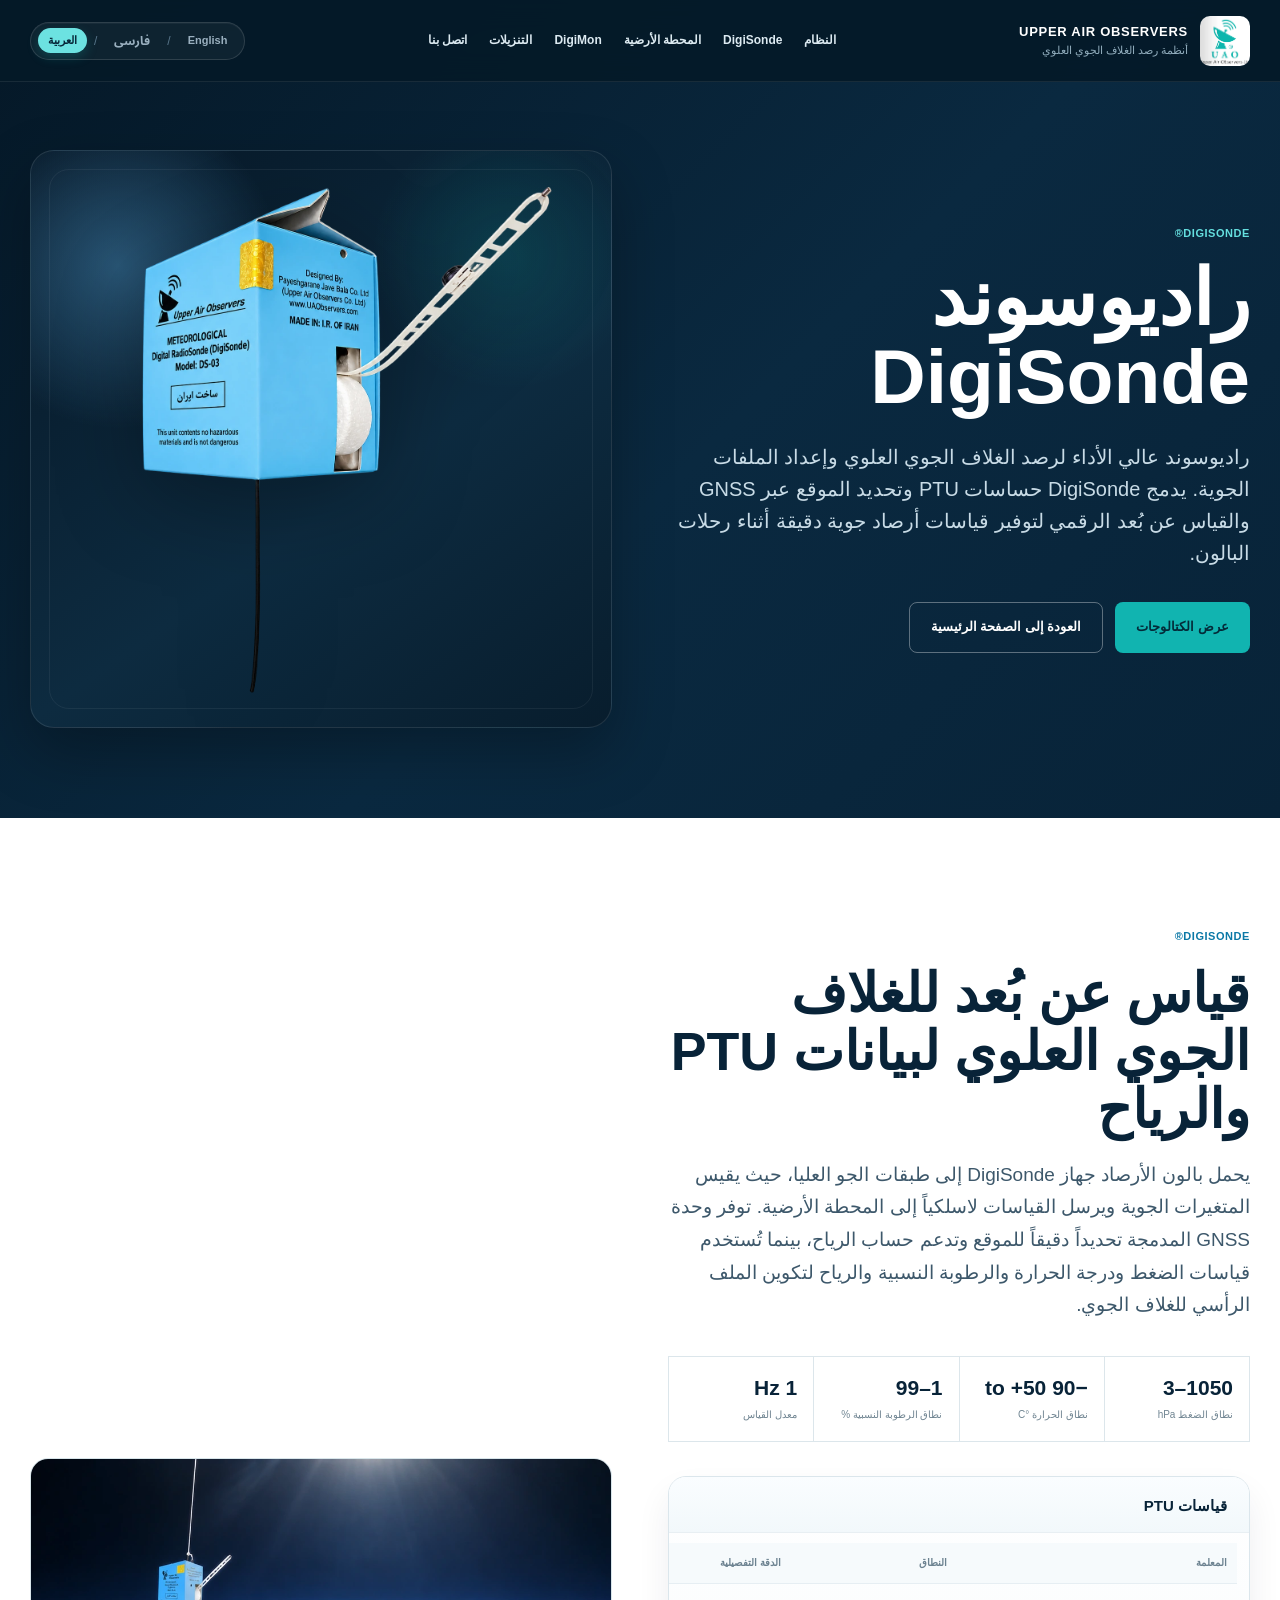
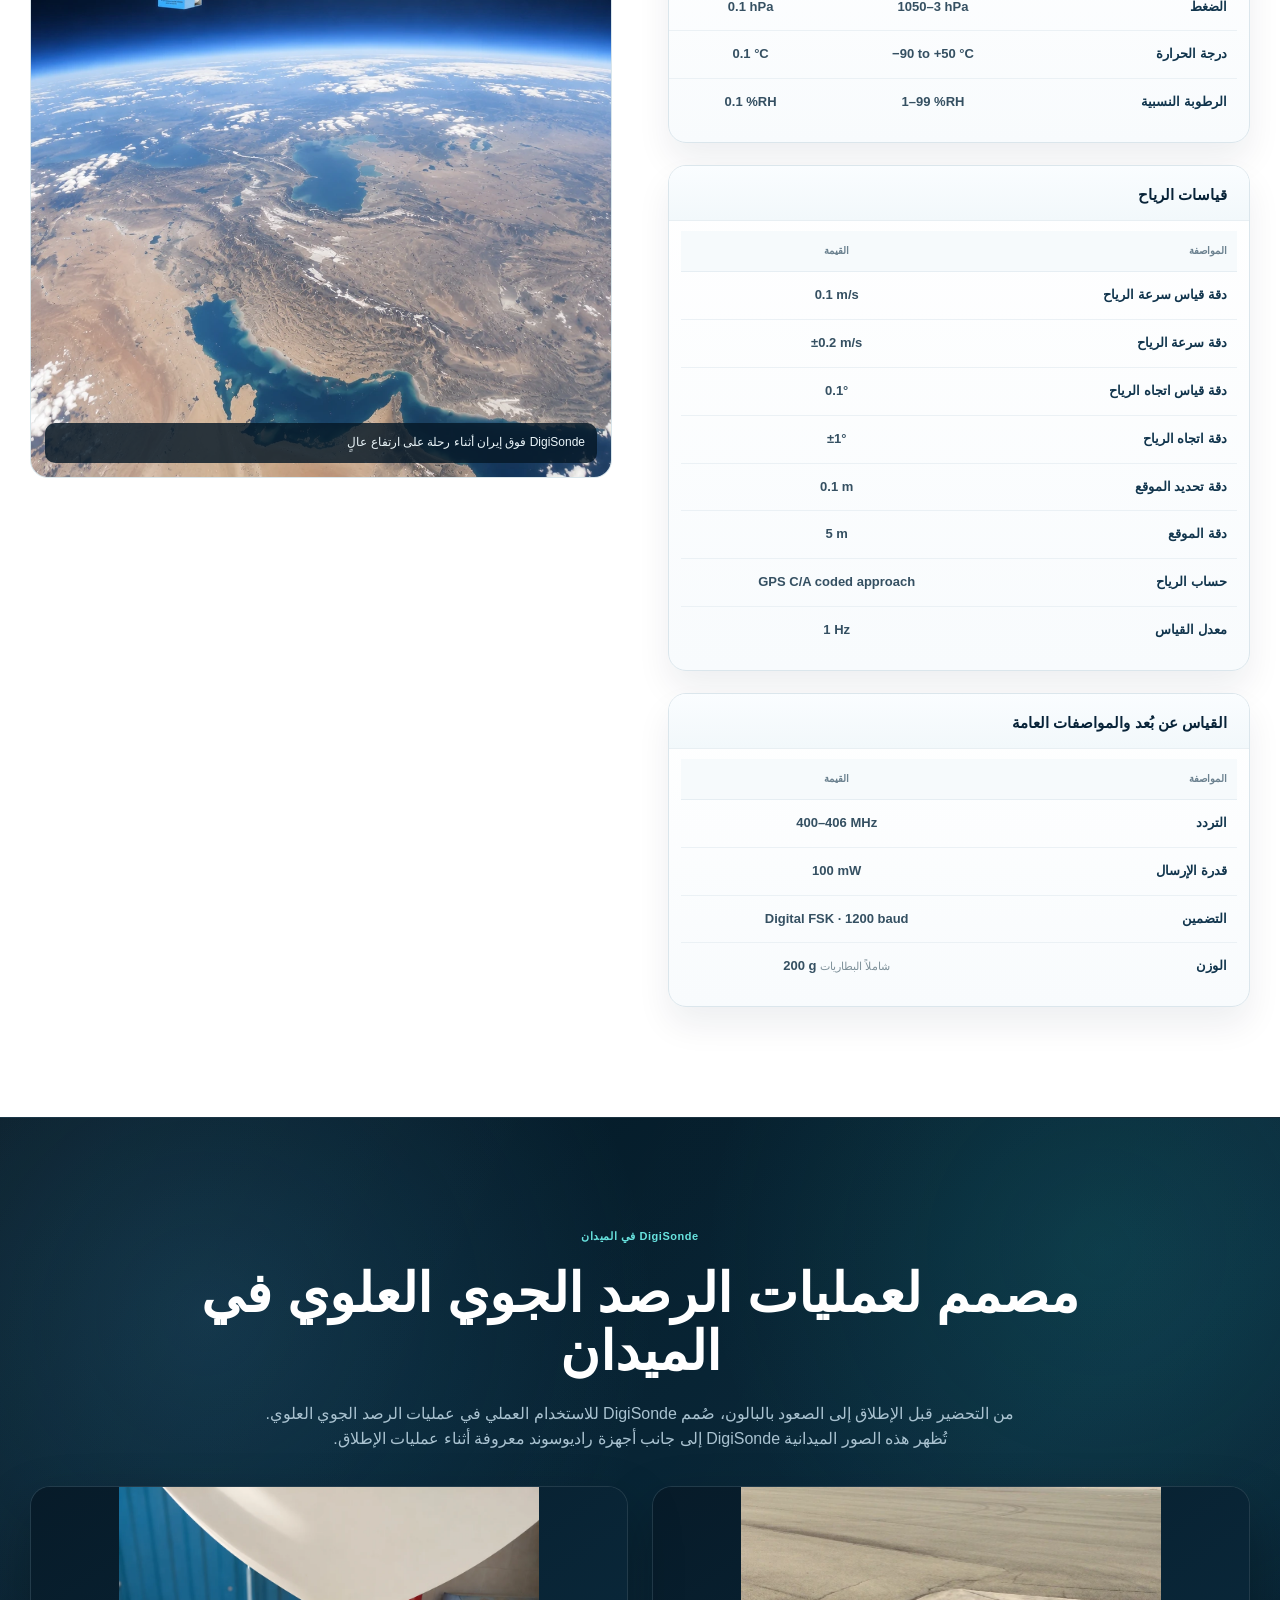
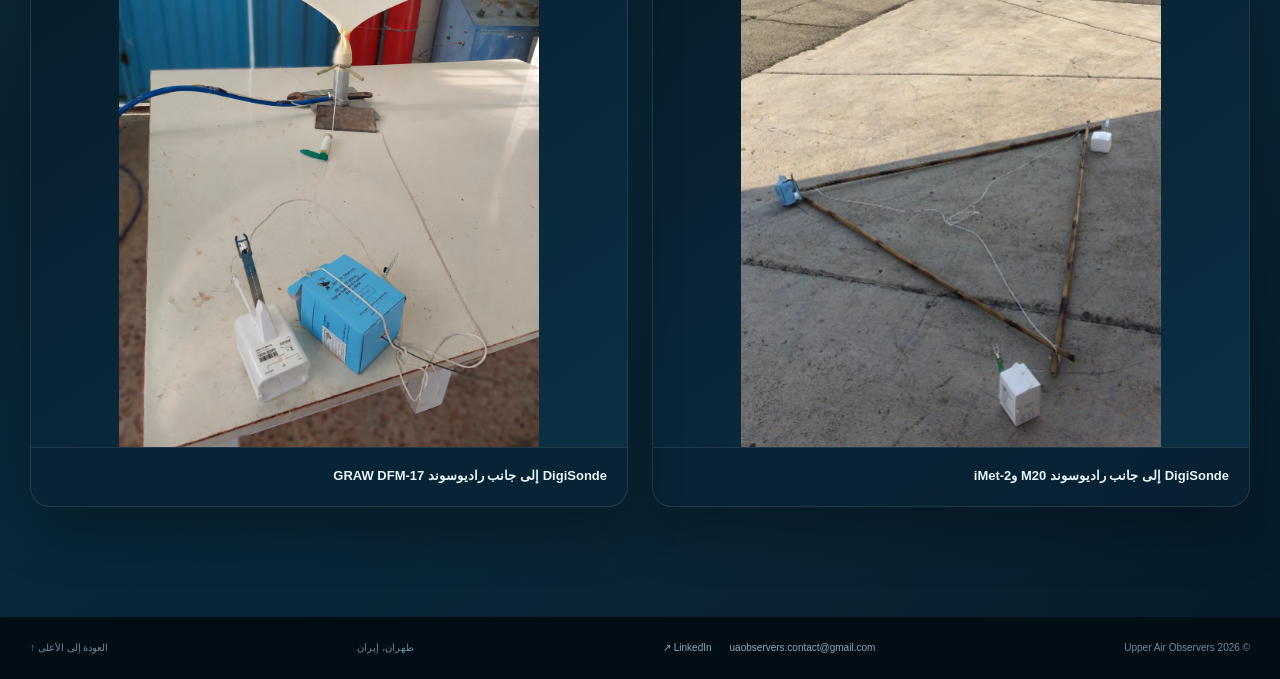
<file: ar/digisonde.html>
<!DOCTYPE html>

<html dir="rtl" lang="ar">
<head>
<meta charset="utf-8"/>
<meta content="width=device-width,initial-scale=1" name="viewport"/>
<meta content="#062b42" name="theme-color"/>
<title>راديوسوند DigiSonde | Upper Air Observers</title>
<link href="../styles.css" rel="stylesheet"/>
<meta content="DigiSonde راديوسوند للغلاف الجوي العلوي مزود بحساسات PTU وتحديد موقع GNSS وقياس عن بُعد رقمي لرحلات بالونات الأرصاد وقياسات الرياح." name="description"/><meta content="index,follow,max-image-preview:large,max-snippet:-1,max-video-preview:-1" name="robots"/><meta content="Upper Air Observers" name="author"/><meta content="Upper Air Observers" name="application-name"/><link href="https://upperairobservers.github.io/ar/digisonde.html" rel="canonical"/><link href="https://upperairobservers.github.io/digisonde.html" hreflang="en" rel="alternate"/><link href="https://upperairobservers.github.io/fa/digisonde.html" hreflang="fa" rel="alternate"/><link href="https://upperairobservers.github.io/ar/digisonde.html" hreflang="ar" rel="alternate"/><link href="https://upperairobservers.github.io/digisonde.html" hreflang="x-default" rel="alternate"/><link href="../favicon.ico" rel="icon" sizes="any"/><link href="../assets/images/favicon-96.png" rel="icon" sizes="96x96" type="image/png"/><link href="../assets/images/favicon-32.png" rel="icon" sizes="32x32" type="image/png"/><link href="../assets/images/apple-touch-icon.png" rel="apple-touch-icon" sizes="180x180"/><meta content="website" property="og:type"/><meta content="Upper Air Observers" property="og:site_name"/><meta content="راديوسوند DigiSonde | Upper Air Observers" property="og:title"/><meta content="DigiSonde راديوسوند للغلاف الجوي العلوي مزود بحساسات PTU وتحديد موقع GNSS وقياس عن بُعد رقمي لرحلات بالونات الأرصاد وقياسات الرياح." property="og:description"/><meta content="https://upperairobservers.github.io/ar/digisonde.html" property="og:url"/><meta content="https://upperairobservers.github.io/assets/images/digisonde-packaging.png" property="og:image"/><meta content="راديوسوند DigiSonde من Upper Air Observers" property="og:image:alt"/><meta content="ar_AR" property="og:locale"/><meta content="fa_IR" property="og:locale:alternate"/><meta content="summary_large_image" name="twitter:card"/><meta content="راديوسوند DigiSonde | Upper Air Observers" name="twitter:title"/><meta content="DigiSonde راديوسوند للغلاف الجوي العلوي مزود بحساسات PTU وتحديد موقع GNSS وقياس عن بُعد رقمي لرحلات بالونات الأرصاد وقياسات الرياح." name="twitter:description"/><meta content="https://upperairobservers.github.io/assets/images/digisonde-packaging.png" name="twitter:image"/><meta content="راديوسوند DigiSonde من Upper Air Observers" name="twitter:image:alt"/><script type="application/ld+json">{"@context":"https://schema.org","@graph":[{"@type":"Organization","@id":"https://upperairobservers.github.io/#organization","name":"Upper Air Observers","alternateName":["پایشگران جو بالا","پایشگران جَو بالا","UAO","Upper Air Observers (UAO)"],"url":"https://upperairobservers.github.io/","logo":{"@type":"ImageObject","url":"https://upperairobservers.github.io/assets/images/apple-touch-icon.png","width":180,"height":180},"email":"uaobservers.contact@gmail.com","address":{"@type":"PostalAddress","addressLocality":"طهران","addressCountry":"IR"},"sameAs":["https://www.linkedin.com/company/upper-air-observers"],"description":"تطوّر Upper Air Observers أنظمة راديوسوند ومحطات أرضية وبرمجيات للرصد الجوي العلوي.","contactPoint":{"@type":"ContactPoint","email":"uaobservers.contact@gmail.com","contactType":"sales and technical inquiries","availableLanguage":["en","fa","ar"]},"knowsAbout":["radiosonde","upper-air sounding","upper-air meteorological observations","DigiSonde","DigiMon","رادیوسوند","پایش جو بالا"]},{"@type":"WebPage","@id":"https://upperairobservers.github.io/ar/digisonde.html#webpage","url":"https://upperairobservers.github.io/ar/digisonde.html","name":"راديوسوند DigiSonde | Upper Air Observers","description":"DigiSonde راديوسوند للغلاف الجوي العلوي مزود بحساسات PTU وتحديد موقع GNSS وقياس عن بُعد رقمي لرحلات بالونات الأرصاد وقياسات الرياح.","inLanguage":"ar","isPartOf":{"@id":"https://upperairobservers.github.io/#website"},"about":{"@id":"https://upperairobservers.github.io/ar/digisonde.html#digisonde"},"primaryImageOfPage":{"@type":"ImageObject","url":"https://upperairobservers.github.io/assets/images/digisonde-packaging.png"},"publisher":{"@id":"https://upperairobservers.github.io/#organization"},"mainEntity":{"@id":"https://upperairobservers.github.io/ar/digisonde.html#digisonde"}},{"@type":"BreadcrumbList","@id":"https://upperairobservers.github.io/ar/digisonde.html#breadcrumb","itemListElement":[{"@type":"ListItem","position":1,"name":"الرئيسية","item":"https://upperairobservers.github.io/ar/"},{"@type":"ListItem","position":2,"name":"راديوسوند DigiSonde","item":"https://upperairobservers.github.io/ar/digisonde.html"}]},{"@type":"Thing","@id":"https://upperairobservers.github.io/ar/digisonde.html#digisonde","name":"DigiSonde","alternateName":"ديجي سوند","description":"راديوسوند DigiSonde من Upper Air Observers مزود بحساسات PTU وتحديد موقع GNSS وقياس عن بُعد رقمي لرصد الغلاف الجوي العلوي.","url":"https://upperairobservers.github.io/ar/digisonde.html","image":"https://upperairobservers.github.io/assets/images/digisonde-packaging.png"}]}</script><noscript><style>.reveal{opacity:1!important;transform:none!important}</style></noscript></head>
<body class="ar">
<a class="skip-link" href="#main">الانتقال إلى المحتوى</a>
<header class="site-header" id="top">
<div class="container nav-shell">
<a aria-label="الصفحة الرئيسية لـ Upper Air Observers" class="brand" href="index.html">
<span class="logo-chip"><img alt="شعار Upper Air Observers" decoding="async" height="828" src="../assets/images/uao-logo.webp" width="1109"/></span>
<span class="brand-copy">
<strong>Upper Air Observers</strong>
<small>أنظمة رصد الغلاف الجوي العلوي</small>
</span>
</a>
<button aria-controls="main-nav" aria-expanded="false" aria-label="فتح القائمة" class="menu-toggle" type="button">
<span></span><span></span><span></span>
</button>
<nav aria-label="التنقل الرئيسي" class="main-nav" id="main-nav">
<a href="index.html#system">النظام</a>
<a href="digisonde.html">DigiSonde</a>
<a href="ground-station.html">المحطة الأرضية</a>
<a href="digimon.html">DigiMon</a>
<a href="index.html#downloads">التنزيلات</a>
<a href="index.html#contact">اتصل بنا</a>
</nav>
<div aria-label="اختيار اللغة" class="language-control"><a aria-label="Switch to English" class="lang-btn" href="../digisonde.html" hreflang="en" lang="en">English</a><span aria-hidden="true" class="lang-divider">/</span><a aria-label="تغییر زبان به فارسی" class="lang-btn lang-btn-fa" href="../fa/digisonde.html" hreflang="fa" lang="fa">فارسی</a><span aria-hidden="true" class="lang-divider">/</span><a aria-current="page" aria-label="العربية" class="lang-btn lang-btn-ar active" href="digisonde.html" hreflang="ar" lang="ar">العربية</a></div>
</div>
</header>
<main id="main">
<section class="page-hero page-hero-sonde">
<div class="container page-hero-grid">
<div class="page-hero-copy reveal">
<p class="eyebrow">DIGISONDE®</p>
<h1>راديوسوند DigiSonde</h1>
<p class="hero-lead">راديوسوند عالي الأداء لرصد الغلاف الجوي العلوي وإعداد الملفات الجوية. يدمج DigiSonde حساسات PTU وتحديد الموقع عبر GNSS والقياس عن بُعد الرقمي لتوفير قياسات أرصاد جوية دقيقة أثناء رحلات البالون.</p>
<div class="hero-actions">
<a class="button primary" href="index.html#downloads">عرض الكتالوجات</a>
<a class="button ghost" href="index.html">العودة إلى الصفحة الرئيسية</a>
</div>
</div>
<div class="page-hero-media product-hero-media premium-product-stage reveal">
<img alt="DigiSonde DS-03 packaging and product photo" decoding="async" fetchpriority="high" height="1296" src="../assets/images/digisonde-packaging.webp" width="1213"/>
</div>
</div>
</section>
<section class="section page-section-split">
<div class="container page-section-grid">
<div class="product-copy reveal">
<p class="eyebrow dark">DIGISONDE®</p>
<h2>قياس عن بُعد للغلاف الجوي العلوي لبيانات PTU والرياح</h2>
<p class="lead">يحمل بالون الأرصاد جهاز DigiSonde إلى طبقات الجو العليا، حيث يقيس المتغيرات الجوية ويرسل القياسات لاسلكياً إلى المحطة الأرضية. توفر وحدة GNSS المدمجة تحديداً دقيقاً للموقع وتدعم حساب الرياح، بينما تُستخدم قياسات الضغط ودرجة الحرارة والرطوبة النسبية والرياح لتكوين الملف الرأسي للغلاف الجوي.</p>
<div class="measurement-row">
<div><strong>1050–3</strong><span>نطاق الضغط hPa</span></div>
<div><strong>−90 to +50</strong><span>نطاق الحرارة °C</span></div>
<div><strong>1–99</strong><span>نطاق الرطوبة النسبية %</span></div>
<div><strong>1 Hz</strong><span>معدل القياس</span></div>
</div>
<div class="spec-grid spec-grid-pro">
<section class="spec-card-pro">
<div class="spec-card-head">
<h3>قياسات PTU</h3>
<p></p>
</div>
<!-- Edit DigiSonde PTU values directly in the table cells below -->
<div class="spec-table-wrap">
<table class="spec-table">
<thead>
<tr>
<th>المعلمة</th>
<th>النطاق</th>
<th>الدقة التفصيلية</th>
<th>الدقة</th>
</tr>
</thead>
<tbody>
<tr>
<th>الضغط</th>
<td>1050–3 hPa</td>
<td>0.1 hPa</td>
<td>±1 hPa</td>
</tr>
<tr>
<th>درجة الحرارة</th>
<td>−90 to +50 °C</td>
<td>0.1 °C</td>
<td>±0.5 °C</td>
</tr>
<tr>
<th>الرطوبة النسبية</th>
<td>1–99 %RH</td>
<td>0.1 %RH</td>
<td>±5 %RH</td>
</tr>
</tbody>
</table>
</div>
</section>
<section class="spec-card-pro">
<div class="spec-card-head">
<h3>قياسات الرياح</h3>
<p></p>
</div>
<!-- Edit DigiSonde wind values directly in the value column below -->
<div class="spec-table-wrap spec-table-wrap-simple">
<table class="spec-table spec-table-simple">
<thead>
<tr>
<th>المواصفة</th>
<th>القيمة</th>
</tr>
</thead>
<tbody>
<tr><th>دقة قياس سرعة الرياح</th><td>0.1 m/s</td></tr>
<tr><th>دقة سرعة الرياح</th><td>±0.2 m/s</td></tr>
<tr><th>دقة قياس اتجاه الرياح</th><td>0.1°</td></tr>
<tr><th>دقة اتجاه الرياح</th><td>±1°</td></tr>
<tr><th>دقة تحديد الموقع</th><td>0.1 m</td></tr>
<tr><th>دقة الموقع</th><td>5 m</td></tr>
<tr><th>حساب الرياح</th><td>GPS C/A coded approach</td></tr>
<tr><th>معدل القياس</th><td>1 Hz</td></tr>
</tbody>
</table>
</div>
</section>
<section class="spec-card-pro spec-card-pro-wide">
<div class="spec-card-head">
<h3>القياس عن بُعد والمواصفات العامة</h3>
<p></p>
</div>
<!-- Edit DigiSonde telemetry / general values directly in the value column below -->
<div class="spec-table-wrap spec-table-wrap-simple">
<table class="spec-table spec-table-simple">
<thead>
<tr>
<th>المواصفة</th>
<th>القيمة</th>
</tr>
</thead>
<tbody>
<tr><th>التردد</th><td>400–406 MHz</td></tr>
<tr><th>قدرة الإرسال</th><td>100 mW</td></tr>
<tr><th>التضمين</th><td>Digital FSK · 1200 baud</td></tr>
<tr><th>الوزن</th><td>200 g <small>شاملاً البطاريات</small></td></tr>
</tbody>
</table>
</div>
</section>
</div>
</div>
<div class="refined-gallery reveal single-photo-gallery">
<figure class="refined-card large flight-card"><img alt="DigiSonde over Iran at high altitude" decoding="async" height="1086" loading="lazy" src="../assets/images/digisonde-over-iran.webp" width="1448"/><figcaption>DigiSonde فوق إيران أثناء رحلة على ارتفاع عالٍ</figcaption></figure>
</div>
</div>
</section>
<section class="section comparison-test-section">
<div class="container">
<div class="section-head center comparison-test-head reveal">
<p class="eyebrow dark">DigiSonde في الميدان</p>
<h2>مصمم لعمليات الرصد الجوي العلوي في الميدان</h2>
<p>من التحضير قبل الإطلاق إلى الصعود بالبالون، صُمم DigiSonde للاستخدام العملي في عمليات الرصد الجوي العلوي. تُظهر هذه الصور الميدانية DigiSonde إلى جانب أجهزة راديوسوند معروفة أثناء عمليات الإطلاق.</p>
</div>
<div class="comparison-test-grid reveal">
<figure class="comparison-test-card">
<div class="comparison-test-image">
<img alt="Comparison ascent setup with M20 and iMet-2 radiosondes" decoding="async" height="1121" loading="lazy" src="../assets/images/comparison-m20-imet2.webp" width="841"/>
</div>
<figcaption>DigiSonde إلى جانب راديوسوند M20 وiMet-2</figcaption>
</figure>
<figure class="comparison-test-card">
<div class="comparison-test-image">
<img alt="Comparison ascent setup with GRAW DFM-17 radiosonde" decoding="async" height="1448" loading="lazy" src="../assets/images/comparison-graw-dfm17.webp" width="1086"/>
</div>
<figcaption>DigiSonde إلى جانب راديوسوند GRAW DFM-17</figcaption>
</figure>
</div>
</div>
</section>
</main>
<footer class="site-footer">
<div class="container footer-row">
<span>© <span id="year"></span> Upper Air Observers</span>
<div class="footer-contact-links">
<a aria-label="مراسلة Upper Air Observers بالبريد الإلكتروني" href="mailto:uaobservers.contact@gmail.com">uaobservers.contact@gmail.com</a>
<a aria-label="Upper Air Observers على لينكدإن" href="https://www.linkedin.com/company/upper-air-observers" rel="noopener noreferrer" target="_blank">LinkedIn ↗</a>
</div>
<span>طهران، إيران</span>
<a href="#top">العودة إلى الأعلى ↑</a>
</div>
</footer>
<script src="../script.js"></script>
</body>
</html>
</file>
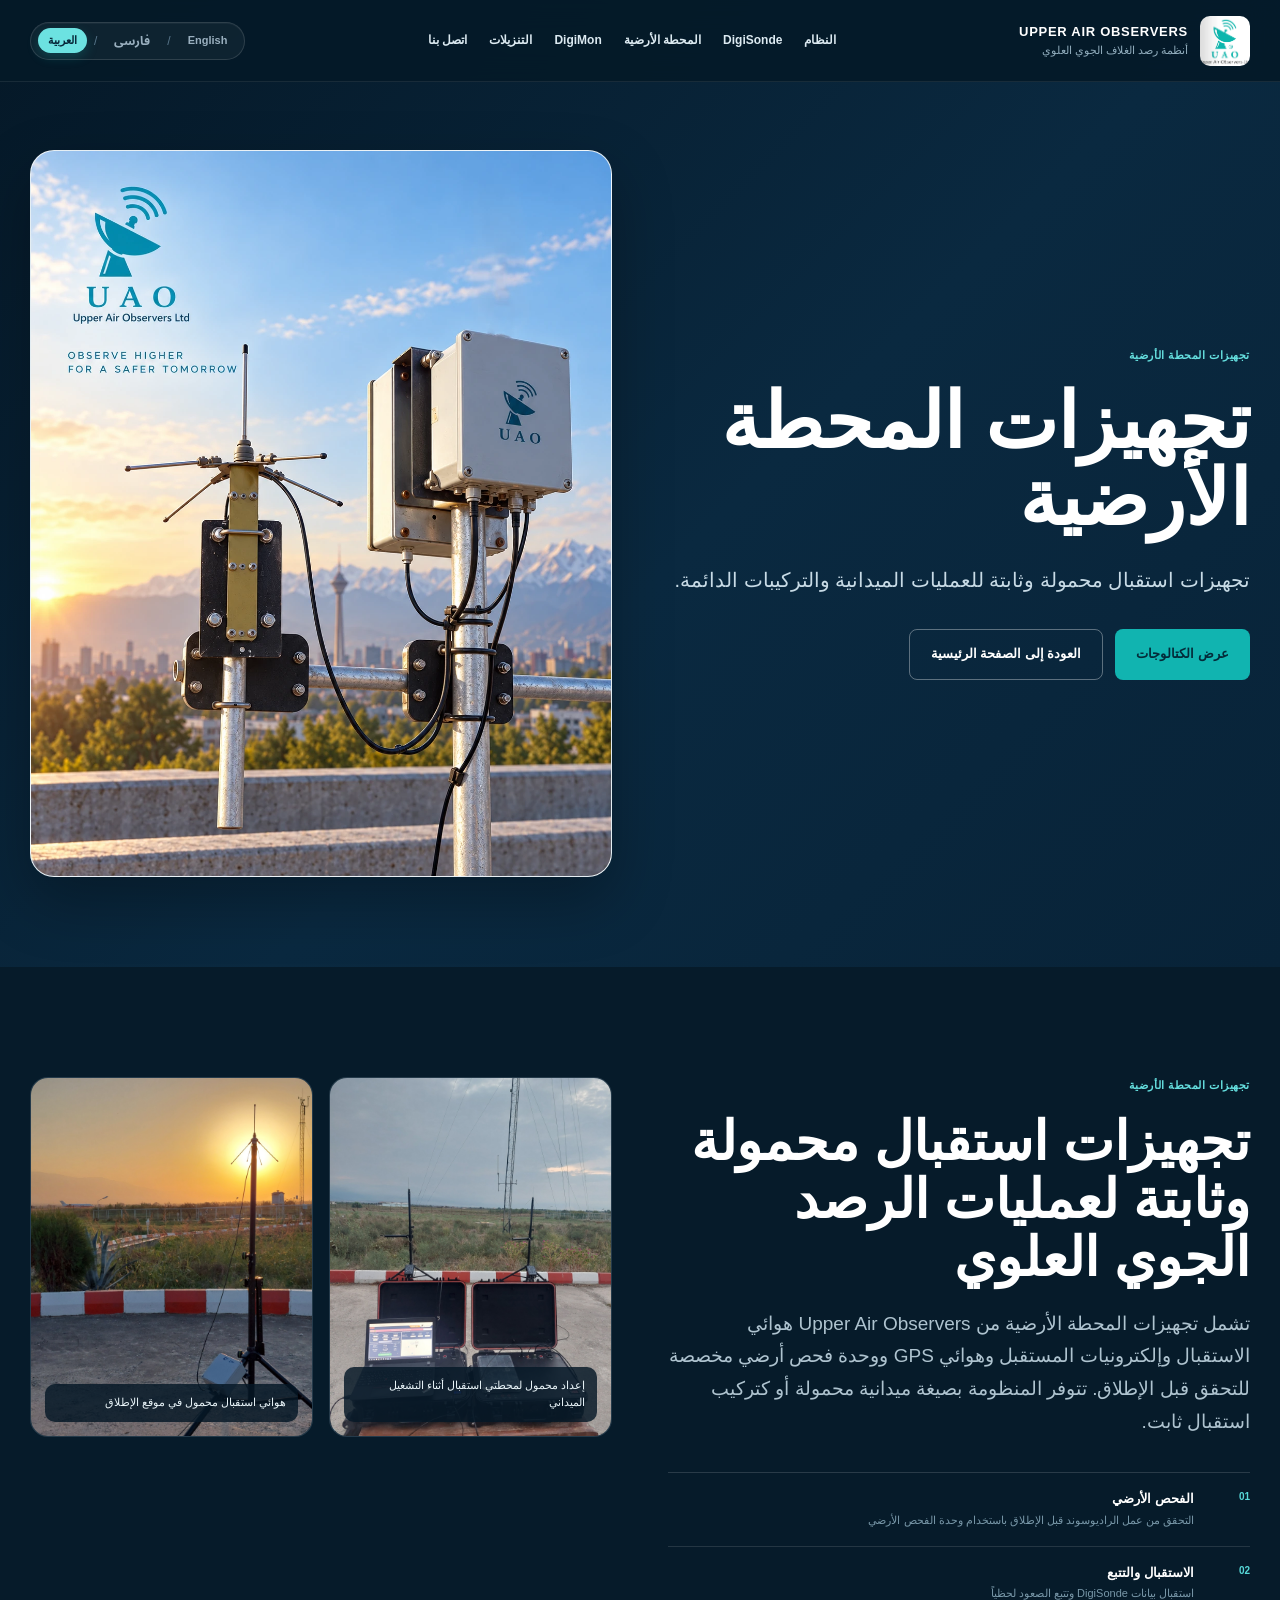
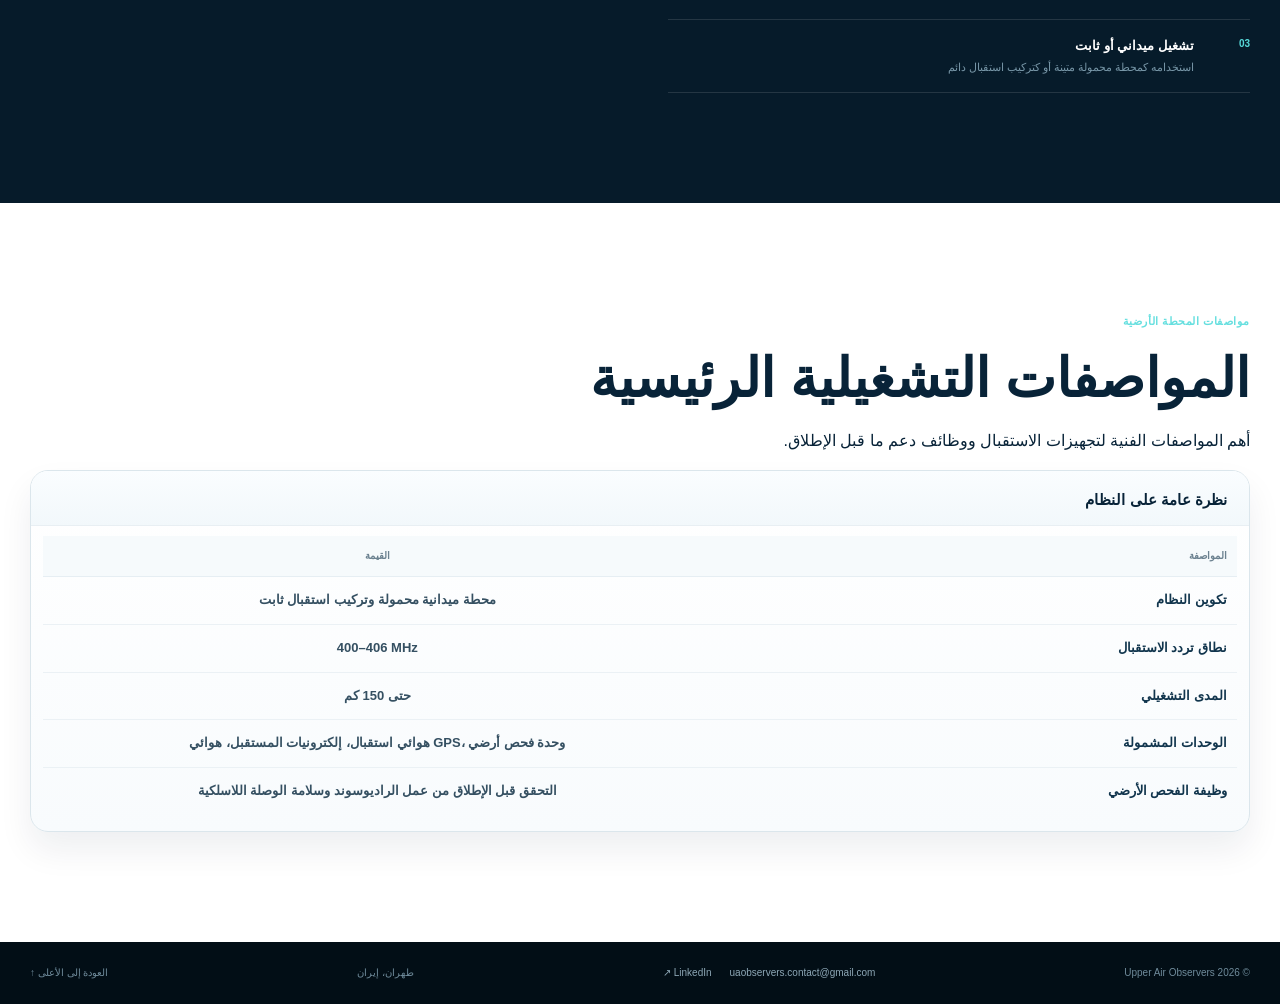
<file: ar/ground-station.html>
<!DOCTYPE html>

<html dir="rtl" lang="ar">
<head>
<meta charset="utf-8"/>
<meta content="width=device-width,initial-scale=1" name="viewport"/>
<meta content="#062b42" name="theme-color"/>
<title>محطة أرضية للراديوسوند | Upper Air Observers</title>
<link href="../styles.css" rel="stylesheet"/>
<meta content="محطات أرضية محمولة وثابتة لاستقبال ترددات 400–406 MHz، مع هوائي استقبال وGPS وإلكترونيات مستقبل ووحدة فحص أرضي قبل الإطلاق." name="description"/><meta content="index,follow,max-image-preview:large,max-snippet:-1,max-video-preview:-1" name="robots"/><meta content="Upper Air Observers" name="author"/><meta content="Upper Air Observers" name="application-name"/><link href="https://upperairobservers.github.io/ar/ground-station.html" rel="canonical"/><link href="https://upperairobservers.github.io/ground-station.html" hreflang="en" rel="alternate"/><link href="https://upperairobservers.github.io/fa/ground-station.html" hreflang="fa" rel="alternate"/><link href="https://upperairobservers.github.io/ar/ground-station.html" hreflang="ar" rel="alternate"/><link href="https://upperairobservers.github.io/ground-station.html" hreflang="x-default" rel="alternate"/><link href="../favicon.ico" rel="icon" sizes="any"/><link href="../assets/images/favicon-96.png" rel="icon" sizes="96x96" type="image/png"/><link href="../assets/images/favicon-32.png" rel="icon" sizes="32x32" type="image/png"/><link href="../assets/images/apple-touch-icon.png" rel="apple-touch-icon" sizes="180x180"/><meta content="website" property="og:type"/><meta content="Upper Air Observers" property="og:site_name"/><meta content="محطة أرضية للراديوسوند | Upper Air Observers" property="og:title"/><meta content="محطات أرضية محمولة وثابتة لاستقبال ترددات 400–406 MHz، مع هوائي استقبال وGPS وإلكترونيات مستقبل ووحدة فحص أرضي قبل الإطلاق." property="og:description"/><meta content="https://upperairobservers.github.io/ar/ground-station.html" property="og:url"/><meta content="https://upperairobservers.github.io/assets/images/ground-station-main-system.png" property="og:image"/><meta content="تجهيزات المحطة الأرضية للراديوسوند من Upper Air Observers" property="og:image:alt"/><meta content="ar_AR" property="og:locale"/><meta content="fa_IR" property="og:locale:alternate"/><meta content="summary_large_image" name="twitter:card"/><meta content="محطة أرضية للراديوسوند | Upper Air Observers" name="twitter:title"/><meta content="محطات أرضية محمولة وثابتة لاستقبال ترددات 400–406 MHz، مع هوائي استقبال وGPS وإلكترونيات مستقبل ووحدة فحص أرضي قبل الإطلاق." name="twitter:description"/><meta content="https://upperairobservers.github.io/assets/images/ground-station-main-system.png" name="twitter:image"/><meta content="تجهيزات المحطة الأرضية للراديوسوند من Upper Air Observers" name="twitter:image:alt"/><script type="application/ld+json">{"@context":"https://schema.org","@graph":[{"@type":"Organization","@id":"https://upperairobservers.github.io/#organization","name":"Upper Air Observers","alternateName":["پایشگران جو بالا","پایشگران جَو بالا","UAO","Upper Air Observers (UAO)"],"url":"https://upperairobservers.github.io/","logo":{"@type":"ImageObject","url":"https://upperairobservers.github.io/assets/images/apple-touch-icon.png","width":180,"height":180},"email":"uaobservers.contact@gmail.com","address":{"@type":"PostalAddress","addressLocality":"طهران","addressCountry":"IR"},"sameAs":["https://www.linkedin.com/company/upper-air-observers"],"description":"تطوّر Upper Air Observers أنظمة راديوسوند ومحطات أرضية وبرمجيات للرصد الجوي العلوي.","contactPoint":{"@type":"ContactPoint","email":"uaobservers.contact@gmail.com","contactType":"sales and technical inquiries","availableLanguage":["en","fa","ar"]},"knowsAbout":["radiosonde","upper-air sounding","upper-air meteorological observations","DigiSonde","DigiMon","رادیوسوند","پایش جو بالا"]},{"@type":"WebPage","@id":"https://upperairobservers.github.io/ar/ground-station.html#webpage","url":"https://upperairobservers.github.io/ar/ground-station.html","name":"محطة أرضية للراديوسوند | Upper Air Observers","description":"محطات أرضية محمولة وثابتة لاستقبال ترددات 400–406 MHz، مع هوائي استقبال وGPS وإلكترونيات مستقبل ووحدة فحص أرضي قبل الإطلاق.","inLanguage":"ar","isPartOf":{"@id":"https://upperairobservers.github.io/#website"},"about":{"@id":"https://upperairobservers.github.io/#organization"},"primaryImageOfPage":{"@type":"ImageObject","url":"https://upperairobservers.github.io/assets/images/ground-station-main-system.png"},"publisher":{"@id":"https://upperairobservers.github.io/#organization"}},{"@type":"BreadcrumbList","@id":"https://upperairobservers.github.io/ar/ground-station.html#breadcrumb","itemListElement":[{"@type":"ListItem","position":1,"name":"الرئيسية","item":"https://upperairobservers.github.io/ar/"},{"@type":"ListItem","position":2,"name":"المحطة الأرضية","item":"https://upperairobservers.github.io/ar/ground-station.html"}]}]}</script><noscript><style>.reveal{opacity:1!important;transform:none!important}</style></noscript></head>
<body class="ar">
<a class="skip-link" href="#main">الانتقال إلى المحتوى</a>
<header class="site-header" id="top">
<div class="container nav-shell">
<a aria-label="الصفحة الرئيسية لـ Upper Air Observers" class="brand" href="index.html">
<span class="logo-chip"><img alt="شعار Upper Air Observers" decoding="async" height="828" src="../assets/images/uao-logo.webp" width="1109"/></span>
<span class="brand-copy">
<strong>Upper Air Observers</strong>
<small>أنظمة رصد الغلاف الجوي العلوي</small>
</span>
</a>
<button aria-controls="main-nav" aria-expanded="false" aria-label="فتح القائمة" class="menu-toggle" type="button">
<span></span><span></span><span></span>
</button>
<nav aria-label="التنقل الرئيسي" class="main-nav" id="main-nav">
<a href="index.html#system">النظام</a>
<a href="digisonde.html">DigiSonde</a>
<a href="ground-station.html">المحطة الأرضية</a>
<a href="digimon.html">DigiMon</a>
<a href="index.html#downloads">التنزيلات</a>
<a href="index.html#contact">اتصل بنا</a>
</nav>
<div aria-label="اختيار اللغة" class="language-control"><a aria-label="Switch to English" class="lang-btn" href="../ground-station.html" hreflang="en" lang="en">English</a><span aria-hidden="true" class="lang-divider">/</span><a aria-label="تغییر زبان به فارسی" class="lang-btn lang-btn-fa" href="../fa/ground-station.html" hreflang="fa" lang="fa">فارسی</a><span aria-hidden="true" class="lang-divider">/</span><a aria-current="page" aria-label="العربية" class="lang-btn lang-btn-ar active" href="ground-station.html" hreflang="ar" lang="ar">العربية</a></div>
</div>
</header>
<main id="main">
<section class="page-hero page-hero-ground">
<div class="container page-hero-grid">
<div class="page-hero-copy reveal">
<p class="eyebrow">تجهيزات المحطة الأرضية</p>
<h1>تجهيزات المحطة الأرضية</h1>
<p class="hero-lead">تجهيزات استقبال محمولة وثابتة للعمليات الميدانية والتركيبات الدائمة.</p>
<div class="hero-actions">
<a class="button primary" href="index.html#downloads">عرض الكتالوجات</a>
<a class="button ghost" href="index.html">العودة إلى الصفحة الرئيسية</a>
</div>
</div>
<div class="page-hero-media reveal">
<img alt="Upper Air Observers ground station hardware" decoding="async" fetchpriority="high" height="1402" src="../assets/images/ground-station-hero-render.webp" width="1122"/>
</div>
</div>
</section>
<section class="section dark-section">
<div class="container page-section-grid align-start">
<div class="ground-copy reveal">
<p class="eyebrow">تجهيزات المحطة الأرضية</p>
<h2>تجهيزات استقبال محمولة وثابتة لعمليات الرصد الجوي العلوي</h2>
<p class="lead dark-lead">تشمل تجهيزات المحطة الأرضية من Upper Air Observers هوائي الاستقبال وإلكترونيات المستقبل وهوائي GPS ووحدة فحص أرضي مخصصة للتحقق قبل الإطلاق. تتوفر المنظومة بصيغة ميدانية محمولة أو كتركيب استقبال ثابت.</p>
<div class="workflow-list">
<div><b>01</b><span><strong>الفحص الأرضي</strong><small>التحقق من عمل الراديوسوند قبل الإطلاق باستخدام وحدة الفحص الأرضي</small></span></div>
<div><b>02</b><span><strong>الاستقبال والتتبع</strong><small>استقبال بيانات DigiSonde وتتبع الصعود لحظياً</small></span></div>
<div><b>03</b><span><strong>تشغيل ميداني أو ثابت</strong><small>استخدامه كمحطة محمولة متينة أو كتركيب استقبال دائم</small></span></div>
</div>
</div>
<div class="refined-gallery refined-gallery-dark reveal ground-gallery-two">
<figure class="refined-card"><img alt="Portable ground station hardware setup" decoding="async" height="2048" loading="lazy" src="../assets/images/ground-station-portable-original.jpg" width="1536"/><figcaption>إعداد محمول لمحطتي استقبال أثناء التشغيل الميداني</figcaption></figure>
<figure class="refined-card"><img alt="Receiving antenna and ground-check box" decoding="async" height="2048" loading="lazy" src="../assets/images/ground-station-sunset-original.jpg" width="1536"/><figcaption>هوائي استقبال محمول في موقع الإطلاق</figcaption></figure>
</div>
</div>
</section>
<section class="section light-section">
<div class="container">
<div class="section-heading narrow reveal">
<p class="eyebrow">مواصفات المحطة الأرضية</p>
<h2>المواصفات التشغيلية الرئيسية</h2>
<p>أهم المواصفات الفنية لتجهيزات الاستقبال ووظائف دعم ما قبل الإطلاق.</p>
</div>
<section class="spec-card-pro spec-card-pro-wide reveal">
<div class="spec-card-head">
<h3>نظرة عامة على النظام</h3>
<p></p>
</div>
<div class="spec-table-wrap">
<table class="spec-table spec-table-simple">
<thead>
<tr>
<th>المواصفة</th>
<th>القيمة</th>
</tr>
</thead>
<tbody>
<tr><th>تكوين النظام</th><td>محطة ميدانية محمولة وتركيب استقبال ثابت</td></tr>
<tr><th>نطاق تردد الاستقبال</th><td>400–406 MHz</td></tr>
<tr><th>المدى التشغيلي</th><td>حتى 150 كم</td></tr>
<tr><th>الوحدات المشمولة</th><td>هوائي استقبال، إلكترونيات المستقبل، هوائي GPS، وحدة فحص أرضي</td></tr>
<tr><th>وظيفة الفحص الأرضي</th><td>التحقق قبل الإطلاق من عمل الراديوسوند وسلامة الوصلة اللاسلكية</td></tr>
</tbody>
</table>
</div>
</section>
</div>
</section>
</main>
<footer class="site-footer">
<div class="container footer-row">
<span>© <span id="year"></span> Upper Air Observers</span>
<div class="footer-contact-links">
<a aria-label="مراسلة Upper Air Observers بالبريد الإلكتروني" href="mailto:uaobservers.contact@gmail.com">uaobservers.contact@gmail.com</a>
<a aria-label="Upper Air Observers على لينكدإن" href="https://www.linkedin.com/company/upper-air-observers" rel="noopener noreferrer" target="_blank">LinkedIn ↗</a>
</div>
<span>طهران، إيران</span>
<a href="#top">العودة إلى الأعلى ↑</a>
</div>
</footer>
<script src="../script.js"></script>
</body>
</html>
</file>
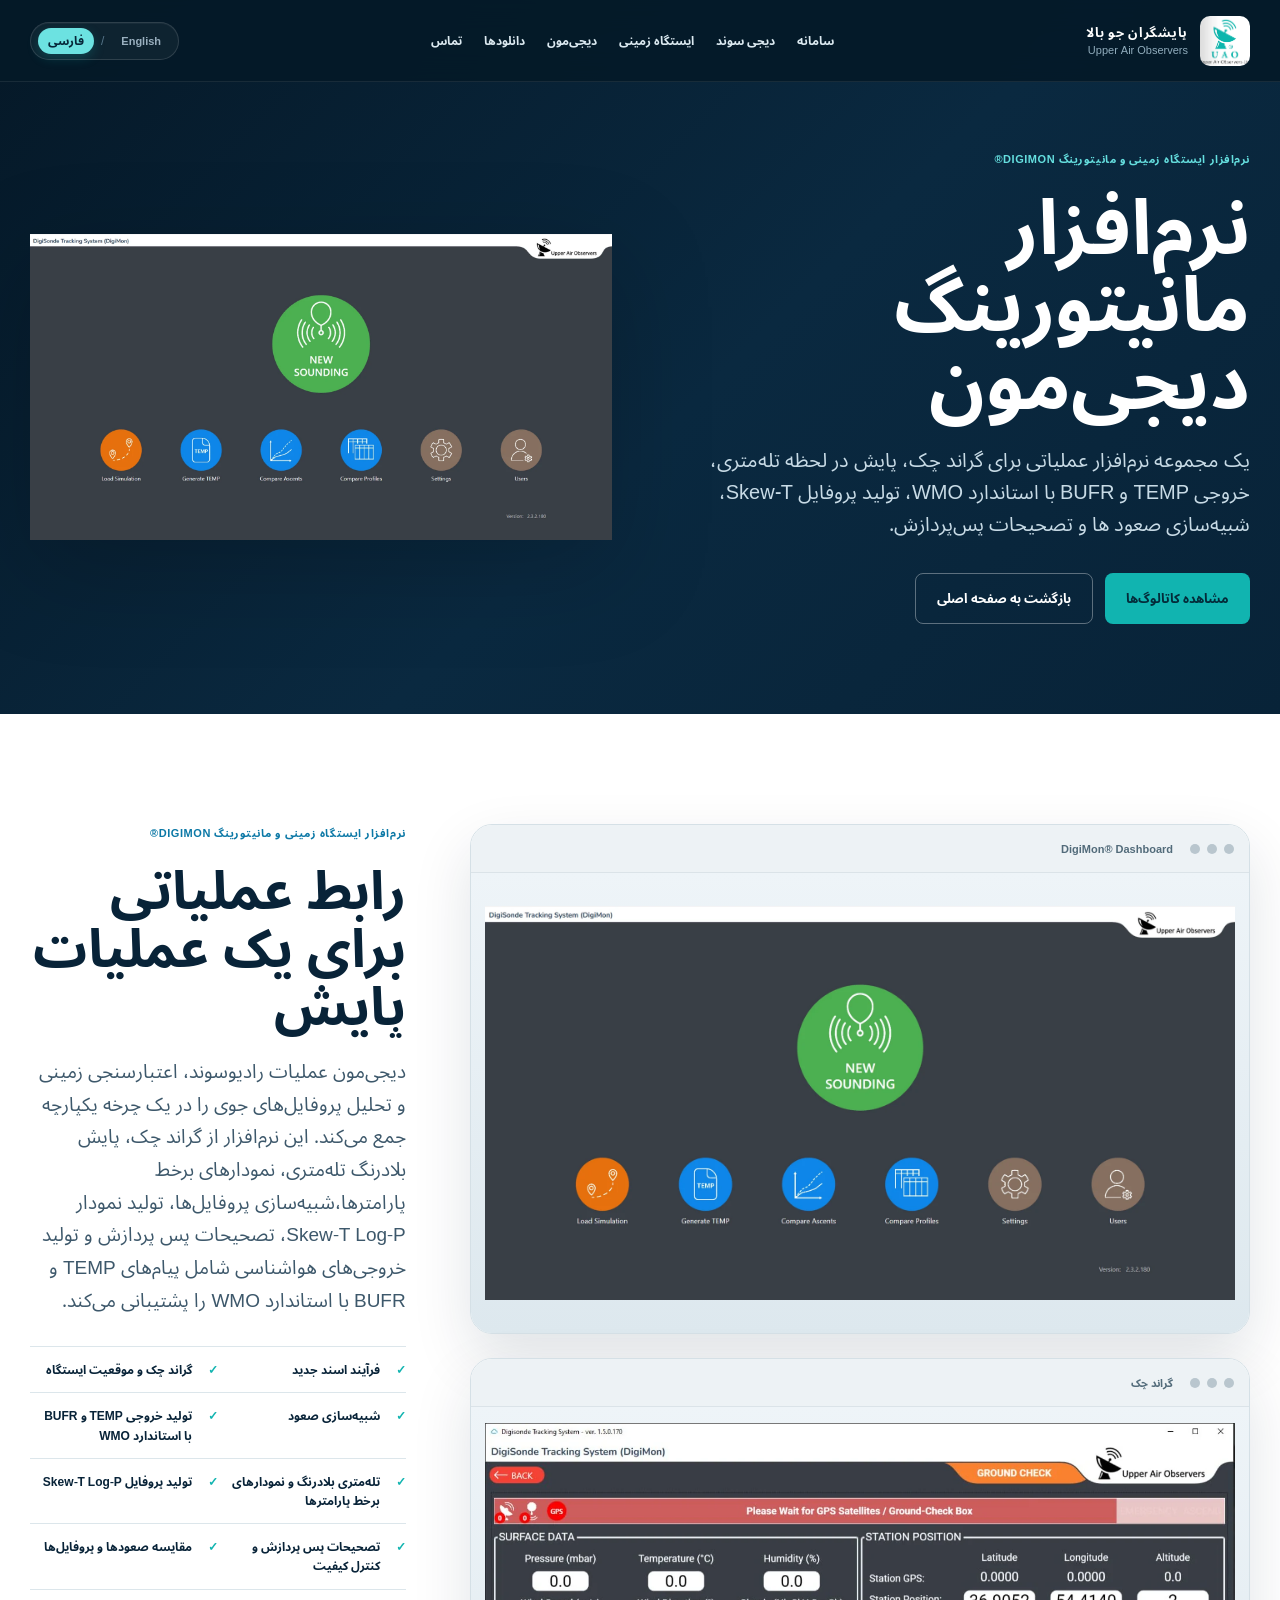
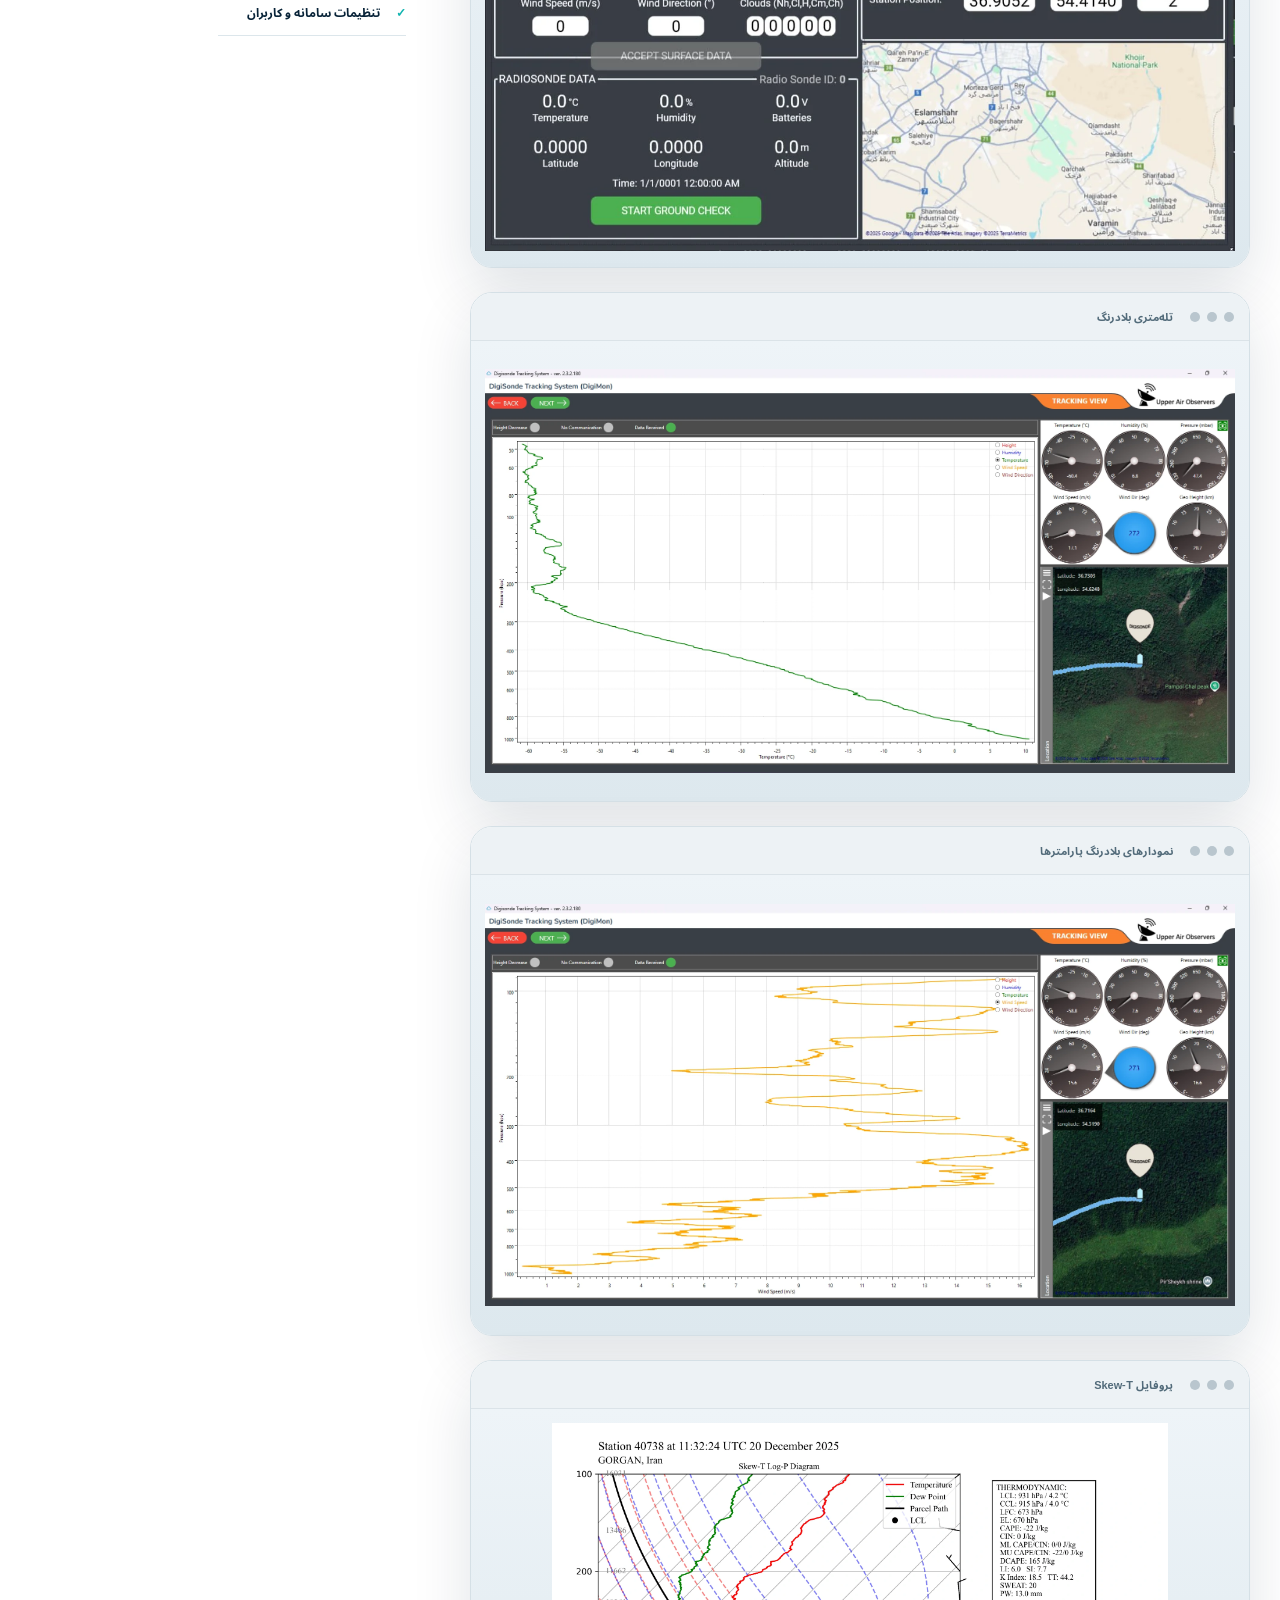
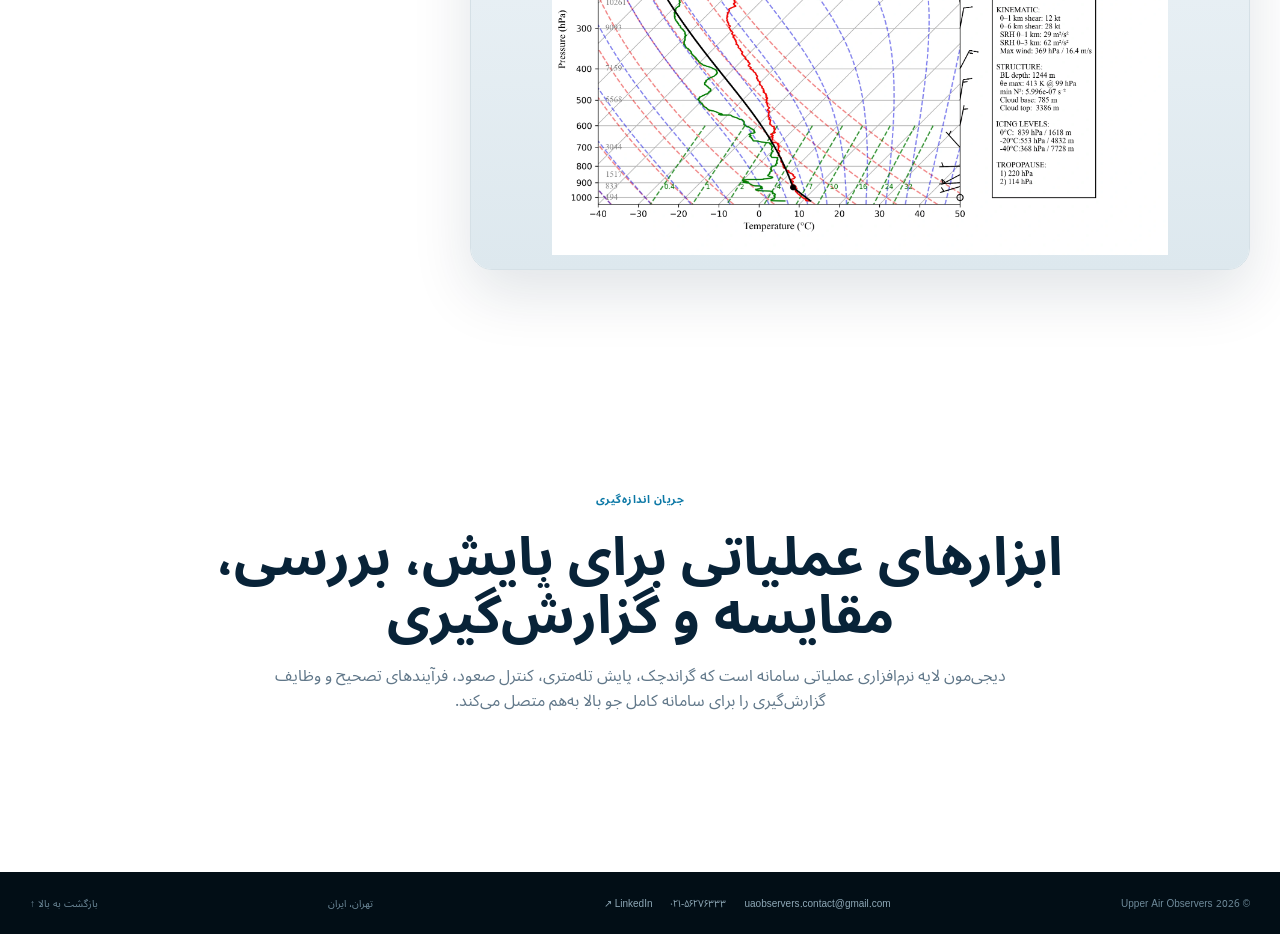
<file: fa/digimon.html>
<!DOCTYPE html>

<html dir="rtl" lang="fa">
<head>
<meta charset="utf-8"/>
<meta content="width=device-width,initial-scale=1" name="viewport"/>
<meta content="#062b42" name="theme-color"/>
<title>نرم‌افزار دیجی‌مون | تله‌متری رادیوسوند</title>
<link href="../styles.css" rel="stylesheet"/>
<meta content="دیجی‌مون نرم‌افزار ایستگاه زمینی و صعود برای گراندچک، پایش بلادرنگ تله‌متری، پروفایل Skew-T و خروجی‌های TEMP و BUFR استاندارد WMO است." name="description"/><meta content="index,follow,max-image-preview:large,max-snippet:-1,max-video-preview:-1" name="robots"/><meta content="Upper Air Observers" name="author"/><meta content="Upper Air Observers" name="application-name"/><link href="https://uaobservers.ir/fa/digimon.html" rel="canonical"/><link href="https://uaobservers.ir/digimon.html" hreflang="en" rel="alternate"/><link href="https://uaobservers.ir/fa/digimon.html" hreflang="fa" rel="alternate"/><link href="https://uaobservers.ir/digimon.html" hreflang="x-default" rel="alternate"/><link href="../favicon.ico" rel="icon" sizes="any"/><link href="../assets/images/favicon-96.png" rel="icon" sizes="96x96" type="image/png"/><link href="../assets/images/favicon-32.png" rel="icon" sizes="32x32" type="image/png"/><link href="../assets/images/apple-touch-icon.png" rel="apple-touch-icon" sizes="180x180"/><meta content="website" property="og:type"/><meta content="Upper Air Observers" property="og:site_name"/><meta content="نرم‌افزار دیجی‌مون | تله‌متری رادیوسوند" property="og:title"/><meta content="دیجی‌مون نرم‌افزار ایستگاه زمینی و صعود برای گراندچک، پایش بلادرنگ تله‌متری، پروفایل Skew-T و خروجی‌های TEMP و BUFR استاندارد WMO است." property="og:description"/><meta content="https://uaobservers.ir/fa/digimon.html" property="og:url"/><meta content="https://uaobservers.ir/assets/images/digimon-software.webp" property="og:image"/><meta content="رابط نرم‌افزار رادیوسوند دیجی‌مون" property="og:image:alt"/><meta content="fa_IR" property="og:locale"/><meta content="en_US" property="og:locale:alternate"/><meta content="summary_large_image" name="twitter:card"/><meta content="نرم‌افزار دیجی‌مون | تله‌متری رادیوسوند" name="twitter:title"/><meta content="دیجی‌مون نرم‌افزار ایستگاه زمینی و صعود برای گراندچک، پایش بلادرنگ تله‌متری، پروفایل Skew-T و خروجی‌های TEMP و BUFR استاندارد WMO است." name="twitter:description"/><meta content="https://uaobservers.ir/assets/images/digimon-software.webp" name="twitter:image"/><meta content="رابط نرم‌افزار رادیوسوند دیجی‌مون" name="twitter:image:alt"/><script type="application/ld+json">{"@context":"https://schema.org","@graph":[{"@type":"Organization","@id":"https://uaobservers.ir/#organization","name":"Upper Air Observers","alternateName":["شرکت پایشگران جو بالا","پایشگران جو بالا","UAO"],"url":"https://uaobservers.ir/","logo":{"@type":"ImageObject","url":"https://uaobservers.ir/assets/images/apple-touch-icon.png","width":180,"height":180},"email":"uaobservers.contact@gmail.com","address":{"@type":"PostalAddress","addressLocality":"تهران","addressCountry":"IR"},"sameAs":["https://www.linkedin.com/company/upper-air-observers"],"description":"شرکت پایشگران جو بالا ارائه‌دهنده سامانه‌های رادیوسوند، ایستگاه زمینی و نرم‌افزار مانیتورینگ برای پایش جو بالا است.","contactPoint":{"@type":"ContactPoint","email":"uaobservers.contact@gmail.com","contactType":"sales and technical inquiries","availableLanguage":["en","fa"],"telephone":"+98-21-5627-6333"},"knowsAbout":["radiosonde","upper-air sounding","upper-air meteorological observations","DigiSonde","DigiMon","رادیوسوند","پایش جو بالا"],"telephone":"+98-21-5627-6333"},{"@type":"WebPage","@id":"https://uaobservers.ir/fa/digimon.html#webpage","url":"https://uaobservers.ir/fa/digimon.html","name":"نرم‌افزار دیجی‌مون | تله‌متری رادیوسوند","description":"دیجی‌مون نرم‌افزار ایستگاه زمینی و صعود برای گراندچک، پایش بلادرنگ تله‌متری، پروفایل Skew-T و خروجی‌های TEMP و BUFR استاندارد WMO است.","inLanguage":"fa","isPartOf":{"@id":"https://uaobservers.ir/#website"},"about":{"@id":"https://uaobservers.ir/#organization"},"primaryImageOfPage":{"@type":"ImageObject","url":"https://uaobservers.ir/assets/images/digimon-software.webp"},"publisher":{"@id":"https://uaobservers.ir/#organization"}},{"@type":"BreadcrumbList","@id":"https://uaobservers.ir/fa/digimon.html#breadcrumb","itemListElement":[{"@type":"ListItem","position":1,"name":"خانه","item":"https://uaobservers.ir/fa/"},{"@type":"ListItem","position":2,"name":"نرم‌افزار دیجی‌مون","item":"https://uaobservers.ir/fa/digimon.html"}]}]}</script><noscript><style>.reveal{opacity:1!important;transform:none!important}</style></noscript></head>
<body class="fa">
<a class="skip-link" data-i18n="skip" href="#main">رفتن به محتوای اصلی</a>
<header class="site-header" id="top">
<div class="container nav-shell">
<a aria-label="صفحه اصلی پایشگران جو بالا" class="brand" href="index.html">
<span class="logo-chip"><img alt="نشان پایشگران جو بالا" decoding="async" height="828" src="../assets/images/uao-logo.webp" width="1109"/></span>
<span class="brand-copy">
<strong data-i18n="brand">پایشگران جو بالا</strong>
<small data-i18n="brandFa">Upper Air Observers</small>
</span>
</a>
<button aria-controls="main-nav" aria-expanded="false" aria-label="باز کردن منو" class="menu-toggle" type="button">
<span></span><span></span><span></span>
</button>
<nav aria-label="ناوبری اصلی" class="main-nav" id="main-nav">
<a data-i18n="navSystem" href="index.html#system">سامانه</a>
<a data-i18n="navRadiosonde" href="digisonde.html">دیجی سوند</a>
<a data-i18n="navGround" href="ground-station.html">ایستگاه زمینی</a>
<a data-i18n="navSoftware" href="digimon.html">دیجی‌مون</a>
<a data-i18n="navDownloads" href="index.html#downloads">دانلودها</a>
<a data-i18n="navContact" href="index.html#contact">تماس</a>
</nav>
<div aria-label="انتخاب زبان" class="language-control"><a aria-label="Switch to English" class="lang-btn" href="../digimon.html" hreflang="en" lang="en">English</a><span aria-hidden="true" class="lang-divider">/</span><a aria-current="page" aria-label="تغییر زبان به فارسی" class="lang-btn lang-btn-fa active" href="digimon.html" hreflang="fa" lang="fa">فارسی</a></div>
</div>
</header>
<main id="main">
<section class="page-hero page-hero-software">
<div class="container page-hero-grid">
<div class="page-hero-copy reveal">
<p class="eyebrow" data-i18n="softwareKicker">نرم‌افزار ایستگاه زمینی و مانیتورینگ DIGIMON®</p>
<h1 data-i18n="pageSoftwareTitle">نرم‌افزار مانیتورینگ دیجی‌مون</h1>
<p class="hero-lead" data-i18n="pageSoftwareLead">یک مجموعه نرم‌افزار عملیاتی برای گراند چک، پایش در لحظه تله‌متری، خروجی TEMP و BUFR با استاندارد WMO، تولید پروفایل Skew-T،  شبیه‌سازی صعود ها و تصحیحات پس‌پردازش.</p>
<div class="hero-actions">
<a class="button primary" data-i18n="heroSecondary" href="index.html#downloads">مشاهده کاتالوگ‌ها</a>
<a class="button ghost" data-i18n="backHome" href="index.html">بازگشت به صفحه اصلی</a>
</div>
</div>
<div class="page-hero-media reveal">
<img alt="نمای نرم‌افزار دیجی‌مون" decoding="async" fetchpriority="high" height="946" src="../assets/images/digimon-software.webp" width="1800"/>
</div>
</div>
</section>
<section class="section software-section">
<div class="container software-grid refined-software-grid">
<div class="software-gallery reveal">
<div class="software-window">
<div class="window-bar"><span></span><span></span><span></span><b>DigiMon® Dashboard</b></div>
<img alt="نمای نرم‌افزار دیجی‌مون" decoding="async" height="946" loading="lazy" src="../assets/images/digimon-software.webp" width="1800"/>
</div>
<div class="software-window">
<div class="window-bar"><span></span><span></span><span></span><b data-i18n="groundCheckLabel">گراند چک</b></div>
<img alt="صفحه گراند چک نرم‌افزار دیجی‌مون" decoding="async" height="730" loading="lazy" src="../assets/images/digimon-ground-check.webp" width="1280"/>
</div>
<div class="software-window">
<div class="window-bar"><span></span><span></span><span></span><b data-i18n="telemetryLabel">تله‌متری بلادرنگ</b></div>
<img alt="نمای تله‌متری بلادرنگ دما در دیجی‌مون" decoding="async" height="1033" loading="lazy" src="../assets/images/digimon-telemetry-temperature.webp" width="1920"/>
</div>
<div class="software-window">
<div class="window-bar"><span></span><span></span><span></span><b data-i18n="parameterLabel">نمودارهای بلادرنگ پارامترها</b></div>
<img alt="نمودارهای بلادرنگ باد و تله‌متری در دیجی‌مون" decoding="async" height="1029" loading="lazy" src="../assets/images/digimon-telemetry-wind.webp" width="1920"/>
</div>
<div class="software-window">
<div class="window-bar"><span></span><span></span><span></span><b data-i18n="skewtLabel">پروفایل Skew-T</b></div>
<img alt="پروفایل جوی Skew-T تولیدشده در دیجی‌مون" decoding="async" height="1437" loading="lazy" src="../assets/images/skewt-profile.webp" width="2048"/>
</div>
</div>
<div class="software-copy reveal">
<p class="eyebrow dark" data-i18n="softwareKicker">نرم‌افزار ایستگاه زمینی و مانیتورینگ DIGIMON®</p>
<h2 data-i18n="softwareTitle">رابط عملیاتی برای یک عملیات پایش</h2>
<p class="lead" data-i18n="softwareText">دیجی‌مون عملیات رادیوسوند، اعتبارسنجی زمینی و تحلیل پروفایل‌های جوی را در یک چرخه یکپارچه جمع می‌کند. این نرم‌افزار از گراند چک، پایش بلادرنگ تله‌متری، نمودارهای برخط پارامترها،شبیه‌سازی پروفایل‌ها، تولید نمودار Skew-T Log-P، تصحیحات پس‌ پردازش و تولید خروجی‌های هواشناسی شامل پیام‌های TEMP و BUFR با استاندارد WMO را پشتیبانی می‌کند.</p>
<ul class="feature-list">
<li data-i18n="softwareF1">فرآیند اسند جدید</li>
<li data-i18n="softwareF2">گراند چک و موقعیت ایستگاه</li>
<li data-i18n="softwareF3">شبیه‌سازی صعود</li>
<li data-i18n="softwareF4">تولید خروجی TEMP و BUFR با استاندارد WMO</li>
<li data-i18n="softwareF7">تله‌متری بلادرنگ و نمودارهای برخط پارامترها</li>
<li data-i18n="softwareF8">تولید پروفایل Skew-T Log-P</li>
<li data-i18n="softwareF9">تصحیحات پس‌ پردازش و کنترل کیفیت</li>
<li data-i18n="softwareF5">مقایسه صعودها و پروفایل‌ها</li>
<li data-i18n="softwareF6">تنظیمات سامانه و کاربران</li>
</ul>
</div>
</div>
</section>
<section class="section light-section">
<div class="container">
<div class="section-head center reveal">
<p class="eyebrow dark" data-i18n="chainKicker">جریان اندازه‌گیری</p>
<h2 data-i18n="softwarePageSub">ابزارهای عملیاتی برای پایش، بررسی، مقایسه و گزارش‌گیری</h2>
<p data-i18n="softwarePageLead">دیجی‌مون لایه نرم‌افزاری عملیاتی سامانه است که گراندچک، پایش تله‌متری، کنترل صعود، فرآیندهای تصحیح و وظایف گزارش‌گیری را برای سامانه کامل جو بالا به‌هم متصل می‌کند.</p>
</div>
</div>
</section>
</main>
<footer class="site-footer">
<div class="container footer-row">
<span>© <span id="year"></span> Upper Air Observers</span>
<div class="footer-contact-links">
<a aria-label="Email Upper Air Observers" href="mailto:uaobservers.contact@gmail.com">uaobservers.contact@gmail.com</a><a aria-label="تماس تلفنی با پایشگران جو بالا" href="tel:+982156276333">۰۲۱-۵۶۲۷۶۳۳۳</a>
<a aria-label="Upper Air Observers on LinkedIn" href="https://www.linkedin.com/company/upper-air-observers" rel="noopener noreferrer" target="_blank">LinkedIn ↗</a>
</div>
<span data-i18n="footerLocation">تهران، ایران</span>
<a data-i18n="backTop" href="#top">بازگشت به بالا ↑</a>
</div>
</footer>
<script src="../script.js"></script>
</body>
</html>
</file>
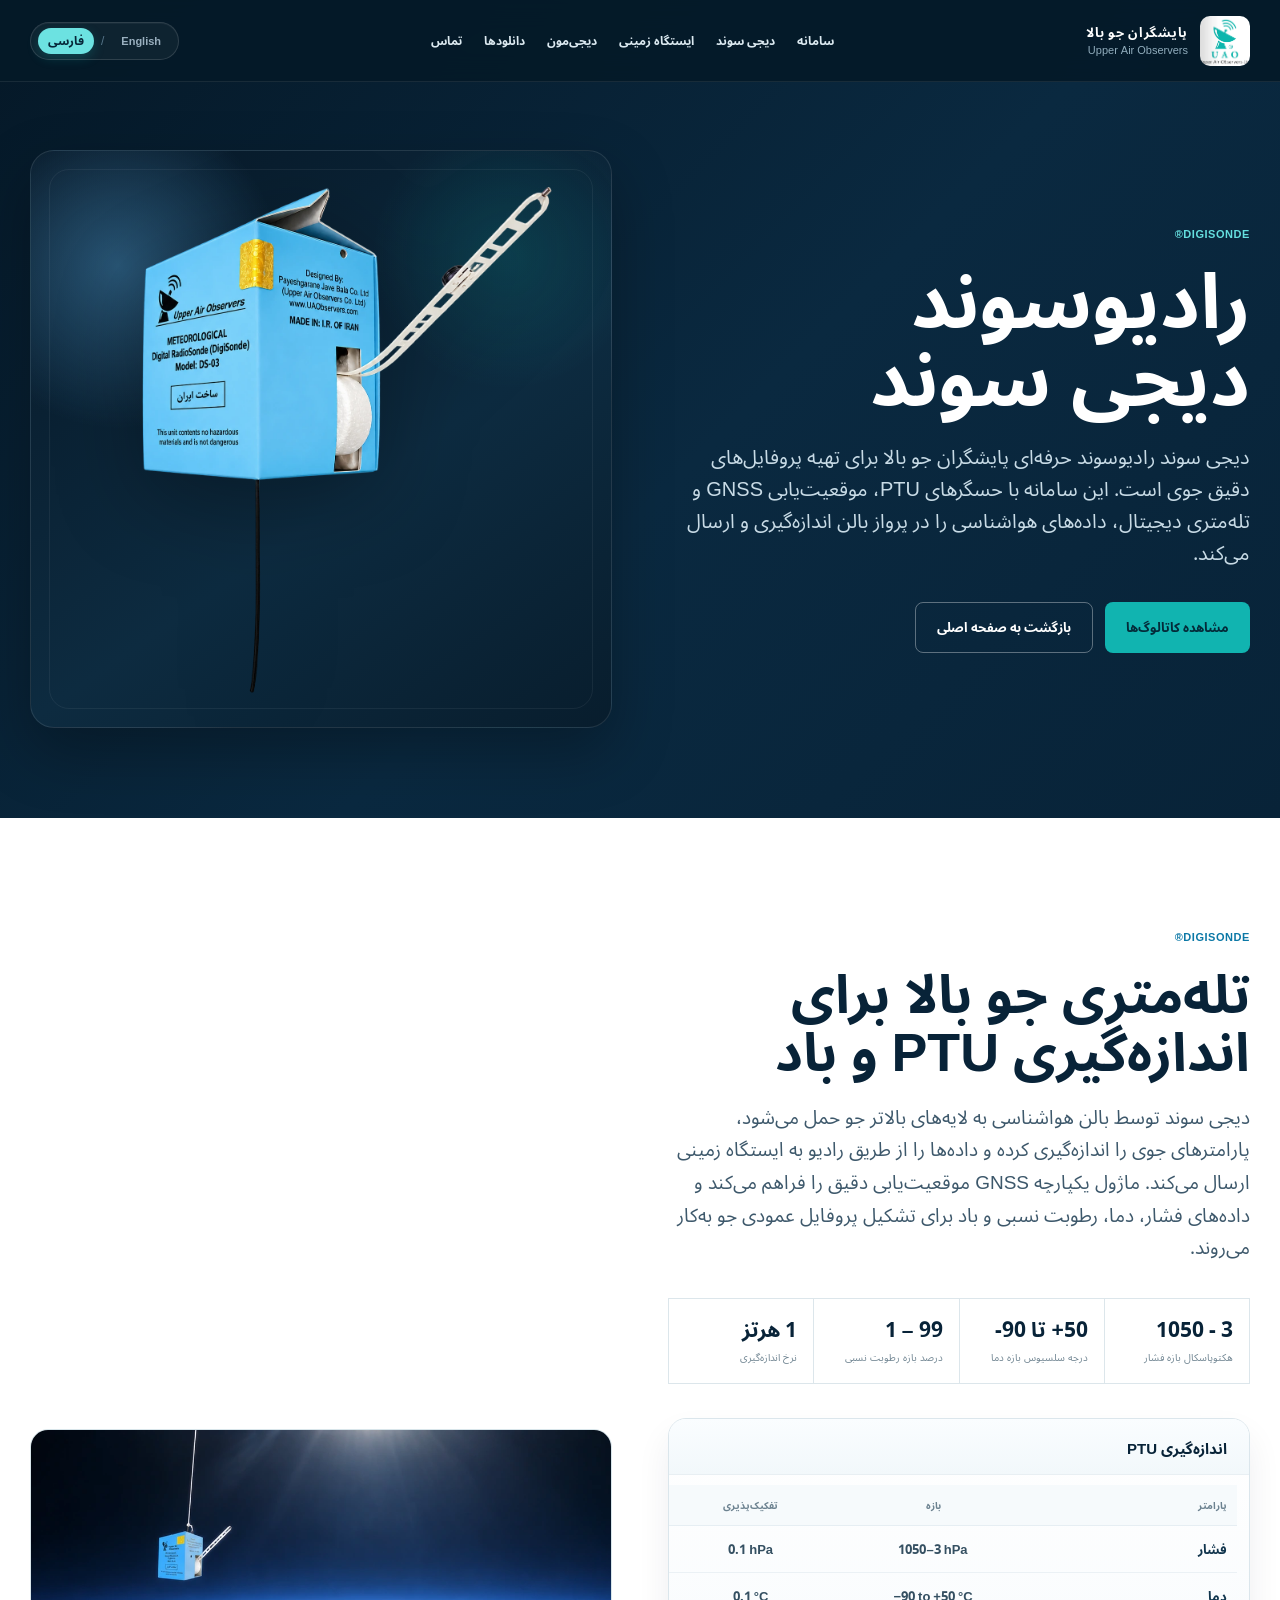
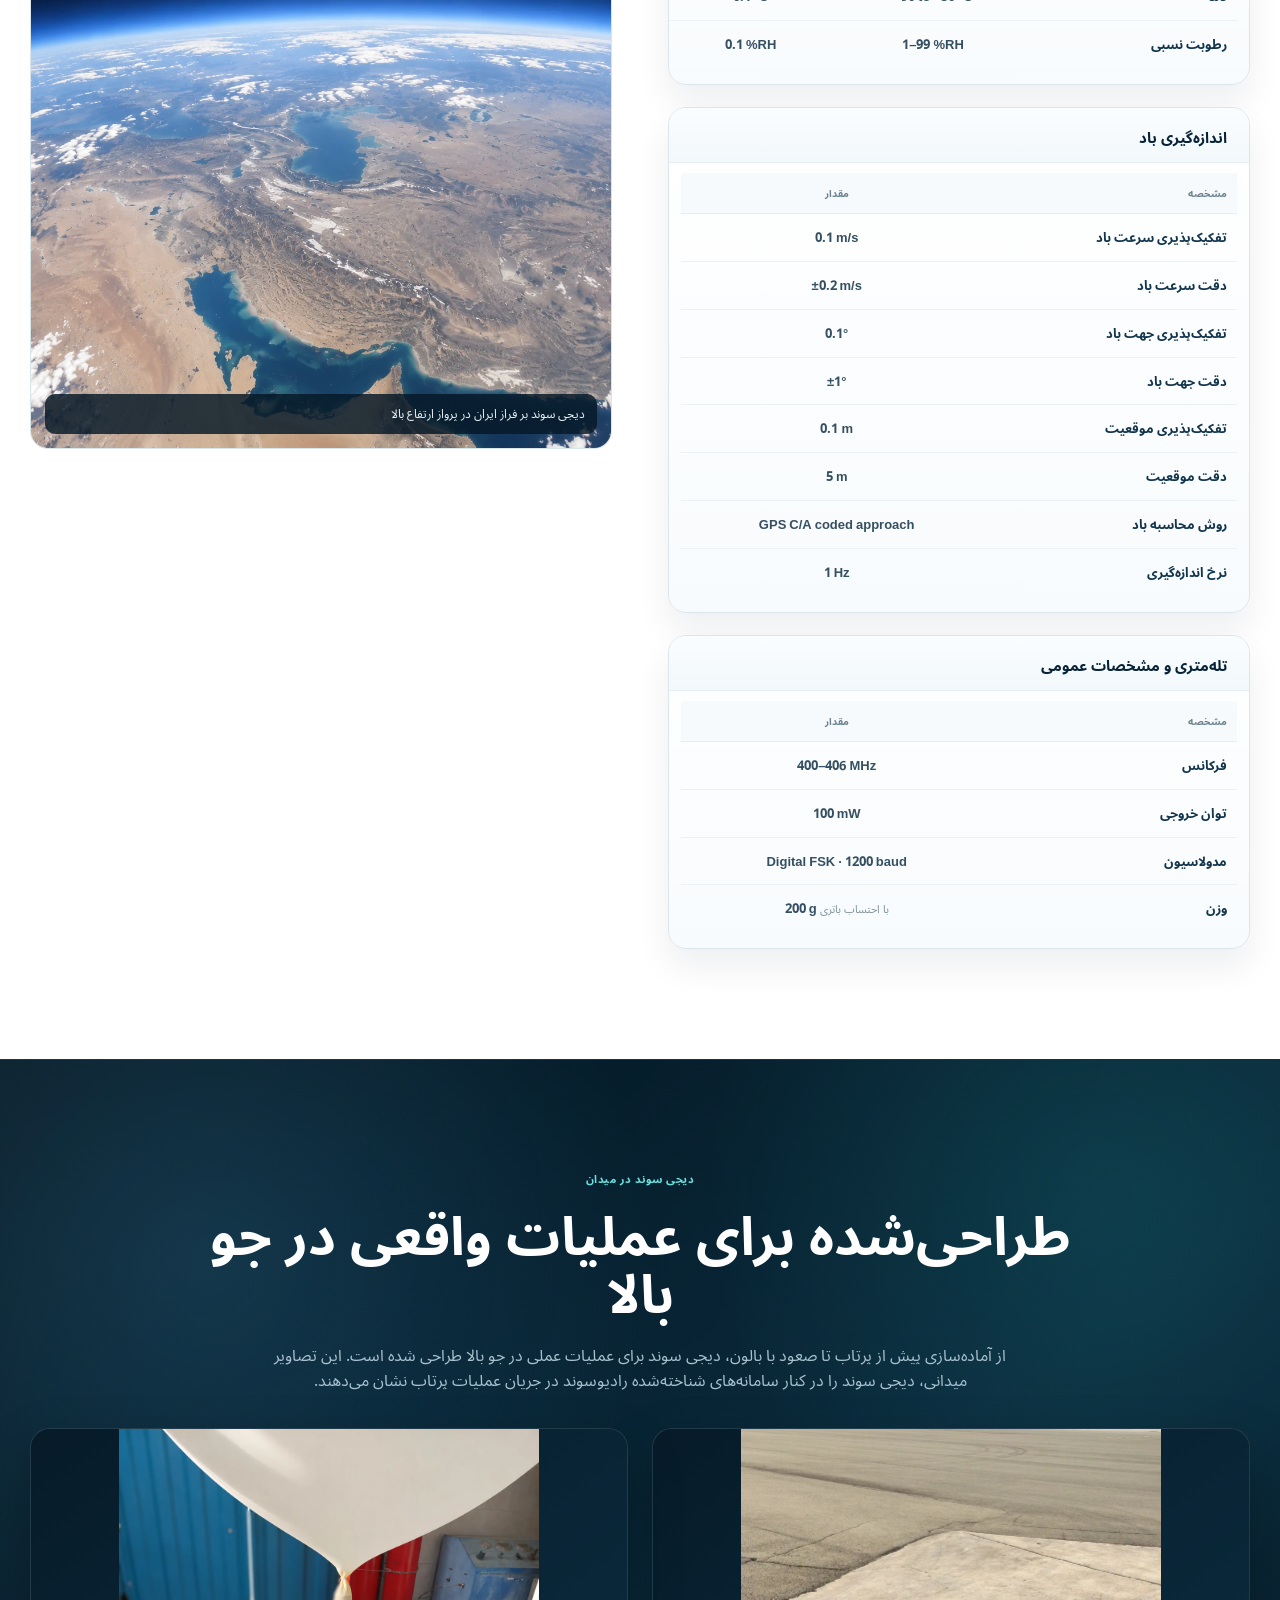
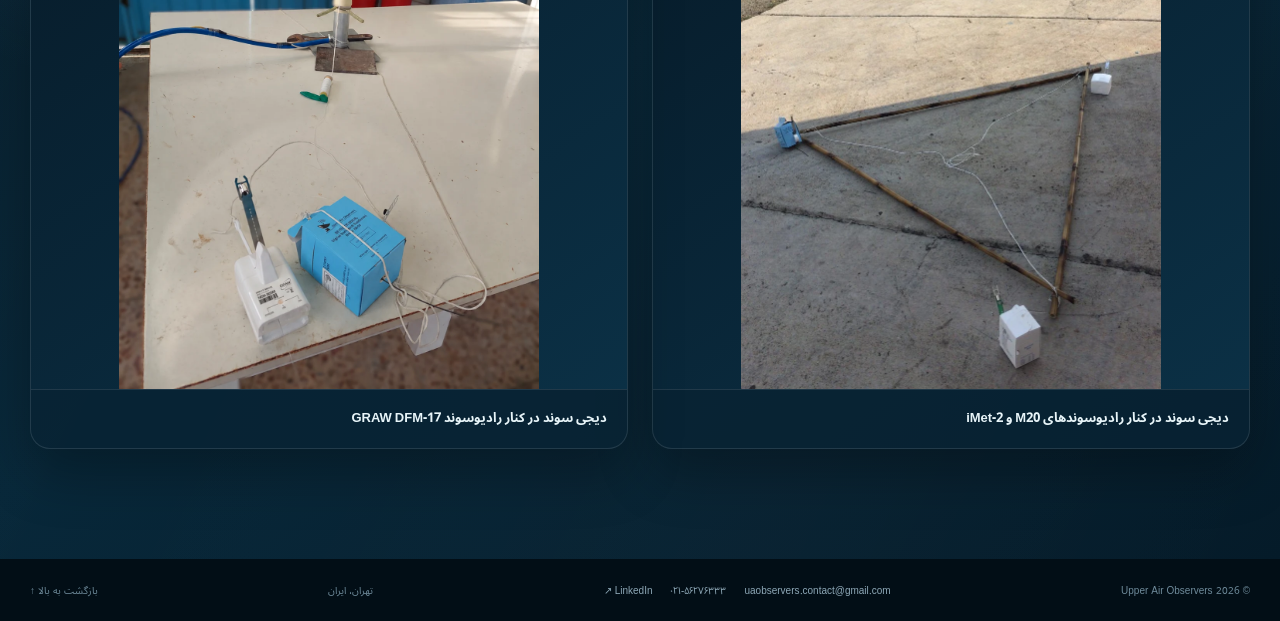
<file: fa/digisonde.html>
<!DOCTYPE html>

<html dir="rtl" lang="fa">
<head>
<meta charset="utf-8"/>
<meta content="width=device-width,initial-scale=1" name="viewport"/>
<meta content="#062b42" name="theme-color"/>
<title>رادیوسوند دیجی سوند | پایشگران جو بالا</title>
<link href="../styles.css" rel="stylesheet"/>
<meta content="رادیوسوند دیجی سوند محصول پایشگران جو بالا است و با حسگرهای PTU، موقعیت‌یابی GNSS و تله‌متری دیجیتال برای پروفایل‌برداری جو بالا طراحی شده است." name="description"/><meta content="index,follow,max-image-preview:large,max-snippet:-1,max-video-preview:-1" name="robots"/><meta content="Upper Air Observers" name="author"/><meta content="پایشگران جو بالا | Upper Air Observers" name="application-name"/><link href="https://uaobservers.ir/fa/digisonde.html" rel="canonical"/><link href="https://uaobservers.ir/digisonde.html" hreflang="en" rel="alternate"/><link href="https://uaobservers.ir/fa/digisonde.html" hreflang="fa" rel="alternate"/><link href="https://uaobservers.ir/digisonde.html" hreflang="x-default" rel="alternate"/><link href="../favicon.ico" rel="icon" sizes="any"/><link href="../assets/images/favicon-96.png" rel="icon" sizes="96x96" type="image/png"/><link href="../assets/images/favicon-32.png" rel="icon" sizes="32x32" type="image/png"/><link href="../assets/images/apple-touch-icon.png" rel="apple-touch-icon" sizes="180x180"/><meta content="website" property="og:type"/><meta content="پایشگران جو بالا | Upper Air Observers" property="og:site_name"/><meta content="رادیوسوند دیجی سوند | پایشگران جو بالا" property="og:title"/><meta content="رادیوسوند دیجی سوند محصول پایشگران جو بالا است و با حسگرهای PTU، موقعیت‌یابی GNSS و تله‌متری دیجیتال برای پروفایل‌برداری جو بالا طراحی شده است." property="og:description"/><meta content="https://uaobservers.ir/fa/digisonde.html" property="og:url"/><meta content="https://uaobservers.ir/assets/images/digisonde-packaging.png" property="og:image"/><meta content="رادیوسوند دیجی سوند پایشگران جو بالا" property="og:image:alt"/><meta content="fa_IR" property="og:locale"/><meta content="en_US" property="og:locale:alternate"/><meta content="summary_large_image" name="twitter:card"/><meta content="رادیوسوند دیجی سوند | پایشگران جو بالا" name="twitter:title"/><meta content="رادیوسوند دیجی سوند محصول پایشگران جو بالا است و با حسگرهای PTU، موقعیت‌یابی GNSS و تله‌متری دیجیتال برای پروفایل‌برداری جو بالا طراحی شده است." name="twitter:description"/><meta content="https://uaobservers.ir/assets/images/digisonde-packaging.png" name="twitter:image"/><meta content="رادیوسوند دیجی سوند پایشگران جو بالا" name="twitter:image:alt"/><script type="application/ld+json">{"@context":"https://schema.org","@graph":[{"@type":"Organization","@id":"https://uaobservers.ir/#organization","name":"Upper Air Observers","alternateName":["شرکت پایشگران جو بالا","پایشگران جو بالا","UAO"],"url":"https://uaobservers.ir/","logo":{"@type":"ImageObject","url":"https://uaobservers.ir/assets/images/apple-touch-icon.png","width":180,"height":180},"email":"uaobservers.contact@gmail.com","address":{"@type":"PostalAddress","addressLocality":"تهران","addressCountry":"IR"},"sameAs":["https://www.linkedin.com/company/upper-air-observers"],"description":"شرکت پایشگران جو بالا ارائه‌دهنده سامانه‌های رادیوسوند، ایستگاه زمینی و نرم‌افزار مانیتورینگ برای پایش جو بالا است.","contactPoint":{"@type":"ContactPoint","email":"uaobservers.contact@gmail.com","contactType":"sales and technical inquiries","availableLanguage":["en","fa"],"telephone":"+98-21-5627-6333"},"knowsAbout":["radiosonde","upper-air sounding","upper-air meteorological observations","DigiSonde","DigiMon","رادیوسوند","پایش جو بالا"],"telephone":"+98-21-5627-6333"},{"@type":"WebPage","@id":"https://uaobservers.ir/fa/digisonde.html#webpage","url":"https://uaobservers.ir/fa/digisonde.html","name":"رادیوسوند دیجی سوند | پایشگران جو بالا","description":"رادیوسوند دیجی سوند محصول پایشگران جو بالا است و با حسگرهای PTU، موقعیت‌یابی GNSS و تله‌متری دیجیتال برای پروفایل‌برداری جو بالا طراحی شده است.","inLanguage":"fa","isPartOf":{"@id":"https://uaobservers.ir/#website"},"about":{"@id":"https://uaobservers.ir/fa/digisonde.html#digisonde"},"primaryImageOfPage":{"@type":"ImageObject","url":"https://uaobservers.ir/assets/images/digisonde-packaging.png"},"publisher":{"@id":"https://uaobservers.ir/#organization"},"mainEntity":{"@id":"https://uaobservers.ir/fa/digisonde.html#digisonde"}},{"@type":"BreadcrumbList","@id":"https://uaobservers.ir/fa/digisonde.html#breadcrumb","itemListElement":[{"@type":"ListItem","position":1,"name":"خانه","item":"https://uaobservers.ir/fa/"},{"@type":"ListItem","position":2,"name":"رادیوسوند دیجی سوند","item":"https://uaobservers.ir/fa/digisonde.html"}]},{"@type":"Thing","@id":"https://uaobservers.ir/fa/digisonde.html#digisonde","name":"دیجی سوند","alternateName":"DigiSonde","description":"رادیوسوند دیجی سوند محصول پایشگران جو بالا با حسگرهای PTU، موقعیت‌یابی GNSS و تله‌متری دیجیتال برای پروفایل‌برداری جو بالا است.","url":"https://uaobservers.ir/fa/digisonde.html","image":"https://uaobservers.ir/assets/images/digisonde-packaging.png"}]}</script><noscript><style>.reveal{opacity:1!important;transform:none!important}</style></noscript></head>
<body class="fa">
<a class="skip-link" data-i18n="skip" href="#main">رفتن به محتوای اصلی</a>
<header class="site-header" id="top">
<div class="container nav-shell">
<a aria-label="صفحه اصلی پایشگران جو بالا" class="brand" href="index.html">
<span class="logo-chip"><img alt="نشان پایشگران جو بالا" decoding="async" height="828" src="../assets/images/uao-logo.webp" width="1109"/></span>
<span class="brand-copy">
<strong data-i18n="brand">پایشگران جو بالا</strong>
<small data-i18n="brandFa">Upper Air Observers</small>
</span>
</a>
<button aria-controls="main-nav" aria-expanded="false" aria-label="باز کردن منو" class="menu-toggle" type="button">
<span></span><span></span><span></span>
</button>
<nav aria-label="ناوبری اصلی" class="main-nav" id="main-nav">
<a data-i18n="navSystem" href="index.html#system">سامانه</a>
<a data-i18n="navRadiosonde" href="digisonde.html">دیجی سوند</a>
<a data-i18n="navGround" href="ground-station.html">ایستگاه زمینی</a>
<a data-i18n="navSoftware" href="digimon.html">دیجی‌مون</a>
<a data-i18n="navDownloads" href="index.html#downloads">دانلودها</a>
<a data-i18n="navContact" href="index.html#contact">تماس</a>
</nav>
<div aria-label="انتخاب زبان" class="language-control"><a aria-label="Switch to English" class="lang-btn" href="../digisonde.html" hreflang="en" lang="en">English</a><span aria-hidden="true" class="lang-divider">/</span><a aria-current="page" aria-label="تغییر زبان به فارسی" class="lang-btn lang-btn-fa active" href="digisonde.html" hreflang="fa" lang="fa">فارسی</a></div>
</div>
</header>
<main id="main">
<section class="page-hero page-hero-sonde">
<div class="container page-hero-grid">
<div class="page-hero-copy reveal">
<p class="eyebrow" data-i18n="dsKicker">DIGISONDE®</p>
<h1 class="sonde-page-title">
  <span data-i18n="pageSondeType">رادیوسوند</span>
  <span class="sonde-name" data-i18n="pageSondeName">دیجی سوند</span>
</h1>
<p class="hero-lead" data-i18n="pageSondeLead">دیجی سوند رادیوسوند حرفه‌ای پایشگران جو بالا برای تهیه پروفایل‌های دقیق جوی است. این سامانه با حسگرهای PTU، موقعیت‌یابی GNSS و تله‌متری دیجیتال، داده‌های هواشناسی را در پرواز بالن اندازه‌گیری و ارسال می‌کند.</p>
<div class="hero-actions">
<a class="button primary" data-i18n="heroSecondary" href="index.html#downloads">مشاهده کاتالوگ‌ها</a>
<a class="button ghost" data-i18n="backHome" href="index.html">بازگشت به صفحه اصلی</a>
</div>
</div>
<div class="page-hero-media product-hero-media premium-product-stage reveal">
<img alt="رادیوسوند دیجی سوند و بسته‌بندی محصول" decoding="async" fetchpriority="high" height="1296" src="../assets/images/digisonde-packaging.webp" width="1213"/>
</div>
</div>
</section>
<section class="section page-section-split">
<div class="container page-section-grid">
<div class="product-copy reveal">
<p class="eyebrow dark" data-i18n="dsKicker">DIGISONDE®</p>
<h2 data-i18n="dsTitle">تله‌متری جو بالا برای اندازه‌گیری PTU و باد</h2>
<p class="lead" data-i18n="dsText">دیجی سوند توسط بالن هواشناسی به لایه‌های بالاتر جو حمل می‌شود، پارامترهای جوی را اندازه‌گیری کرده و داده‌ها را از طریق رادیو به ایستگاه زمینی ارسال می‌کند. ماژول یکپارچه GNSS موقعیت‌یابی دقیق را فراهم می‌کند و داده‌های فشار، دما، رطوبت نسبی و باد برای تشکیل پروفایل عمودی جو به‌کار می‌روند.</p>
<div class="measurement-row">
<div><strong>3 - 1050</strong><span data-i18n="pressureRange">هکتوپاسکال بازه فشار</span></div>
<div><strong>50+ تا 90-</strong><span data-i18n="temperatureRange">درجه سلسیوس بازه دما</span></div>
<div><strong>99 – 1</strong><span data-i18n="humidityRange">درصد بازه رطوبت نسبی</span></div>
<div><strong>1 هرتز</strong><span data-i18n="measurementRate">نرخ اندازه‌گیری</span></div>
</div>
<div class="spec-grid spec-grid-pro">
<section class="spec-card-pro">
<div class="spec-card-head">
<h3 data-i18n="ptuHead">اندازه‌گیری PTU</h3>
<p data-i18n="specEditHint"></p>
</div>
<!-- Edit DigiSonde PTU values directly in the table cells below -->
<div class="spec-table-wrap">
<table class="spec-table">
<thead>
<tr>
<th data-i18n="specParam">پارامتر</th>
<th data-i18n="specRange">بازه</th>
<th data-i18n="specResolution">تفکیک‌پذیری</th>
<th data-i18n="specAccuracy">دقت</th>
</tr>
</thead>
<tbody>
<tr>
<th data-i18n="pressure">فشار</th>
<td>1050–3 hPa</td>
<td>0.1 hPa</td>
<td>±1 hPa</td>
</tr>
<tr>
<th data-i18n="temperature">دما</th>
<td>−90 to +50 °C</td>
<td>0.1 °C</td>
<td>±0.5 °C</td>
</tr>
<tr>
<th data-i18n="humidity">رطوبت نسبی</th>
<td>1–99 %RH</td>
<td>0.1 %RH</td>
<td>±5 %RH</td>
</tr>
</tbody>
</table>
</div>
</section>
<section class="spec-card-pro">
<div class="spec-card-head">
<h3 data-i18n="windHead">اندازه‌گیری باد</h3>
<p data-i18n="specEditHint"></p>
</div>
<!-- Edit DigiSonde wind values directly in the value column below -->
<div class="spec-table-wrap spec-table-wrap-simple">
<table class="spec-table spec-table-simple">
<thead>
<tr>
<th data-i18n="specMetric">مشخصه</th>
<th data-i18n="specValue">مقدار</th>
</tr>
</thead>
<tbody>
<tr><th data-i18n="windSpeedResolution">تفکیک‌پذیری سرعت باد</th><td>0.1 m/s</td></tr>
<tr><th data-i18n="windSpeedAccuracy">دقت سرعت باد</th><td>±0.2 m/s</td></tr>
<tr><th data-i18n="windDirectionResolution">تفکیک‌پذیری جهت باد</th><td>0.1°</td></tr>
<tr><th data-i18n="windDirectionAccuracy">دقت جهت باد</th><td>±1°</td></tr>
<tr><th data-i18n="positionResolution">تفکیک‌پذیری موقعیت</th><td>0.1 m</td></tr>
<tr><th data-i18n="positionAccuracy">دقت موقعیت</th><td>5 m</td></tr>
<tr><th data-i18n="windCalculation">روش محاسبه باد</th><td>GPS C/A coded approach</td></tr>
<tr><th data-i18n="measurementRateLabel">نرخ اندازه‌گیری</th><td>1 Hz</td></tr>
</tbody>
</table>
</div>
</section>
<section class="spec-card-pro spec-card-pro-wide">
<div class="spec-card-head">
<h3 data-i18n="txHead">تله‌متری و مشخصات عمومی</h3>
<p data-i18n="specEditHint"></p>
</div>
<!-- Edit DigiSonde telemetry / general values directly in the value column below -->
<div class="spec-table-wrap spec-table-wrap-simple">
<table class="spec-table spec-table-simple">
<thead>
<tr>
<th data-i18n="specMetric">مشخصه</th>
<th data-i18n="specValue">مقدار</th>
</tr>
</thead>
<tbody>
<tr><th data-i18n="frequency">فرکانس</th><td>400–406 MHz</td></tr>
<tr><th data-i18n="output">توان خروجی</th><td>100 mW</td></tr>
<tr><th data-i18n="modulation">مدولاسیون</th><td>Digital FSK · 1200 baud</td></tr>
<tr><th data-i18n="weight">وزن</th><td>200 g <small data-i18n="inclBattery">با احتساب باتری</small></td></tr>
</tbody>
</table>
</div>
</section>
</div>
</div>
<div class="refined-gallery reveal single-photo-gallery">
<figure class="refined-card large flight-card"><img alt="دیجی سوند در پرواز ارتفاع بالا بر فراز ایران" decoding="async" height="1086" loading="lazy" src="../assets/images/digisonde-over-iran.webp" width="1448"/><figcaption data-i18n="iranFlightCap">دیجی سوند بر فراز ایران در پرواز ارتفاع بالا</figcaption></figure>
</div>
</div>
</section>
<section class="section comparison-test-section">
<div class="container">
<div class="section-head center comparison-test-head reveal">
<p class="eyebrow dark" data-i18n="comparisonKicker">دیجی سوند در میدان</p>
<h2 data-i18n="comparisonTitle">طراحی‌شده برای عملیات واقعی در جو بالا</h2>
<p data-i18n="comparisonLead">از آماده‌سازی پیش از پرتاب تا صعود با بالون، دیجی سوند برای عملیات عملی در جو بالا طراحی شده است. این تصاویر میدانی، دیجی سوند را در کنار سامانه‌های شناخته‌شده رادیوسوند در جریان عملیات پرتاب نشان می‌دهند.</p>
</div>
<div class="comparison-test-grid reveal">
<figure class="comparison-test-card">
<div class="comparison-test-image">
<img alt="دیجی سوند در کنار رادیوسوندهای M20 و iMet-2" decoding="async" height="1121" loading="lazy" src="../assets/images/comparison-m20-imet2.webp" width="841"/>
</div>
<figcaption data-i18n="comparisonCap1">دیجی سوند در کنار رادیوسوندهای M20 و iMet-2</figcaption>
</figure>
<figure class="comparison-test-card">
<div class="comparison-test-image">
<img alt="دیجی سوند در کنار رادیوسوند GRAW DFM-17" decoding="async" height="1448" loading="lazy" src="../assets/images/comparison-graw-dfm17.webp" width="1086"/>
</div>
<figcaption data-i18n="comparisonCap2">دیجی سوند در کنار رادیوسوند GRAW DFM-17</figcaption>
</figure>
</div>
</div>
</section>
</main>
<footer class="site-footer">
<div class="container footer-row">
<span>© <span id="year"></span> Upper Air Observers</span>
<div class="footer-contact-links">
<a aria-label="Email Upper Air Observers" href="mailto:uaobservers.contact@gmail.com">uaobservers.contact@gmail.com</a><a aria-label="تماس تلفنی با پایشگران جو بالا" href="tel:+982156276333">۰۲۱-۵۶۲۷۶۳۳۳</a>
<a aria-label="Upper Air Observers on LinkedIn" href="https://www.linkedin.com/company/upper-air-observers" rel="noopener noreferrer" target="_blank">LinkedIn ↗</a>
</div>
<span data-i18n="footerLocation">تهران، ایران</span>
<a data-i18n="backTop" href="#top">بازگشت به بالا ↑</a>
</div>
</footer>
<script src="../script.js"></script>
</body>
</html>
</file>
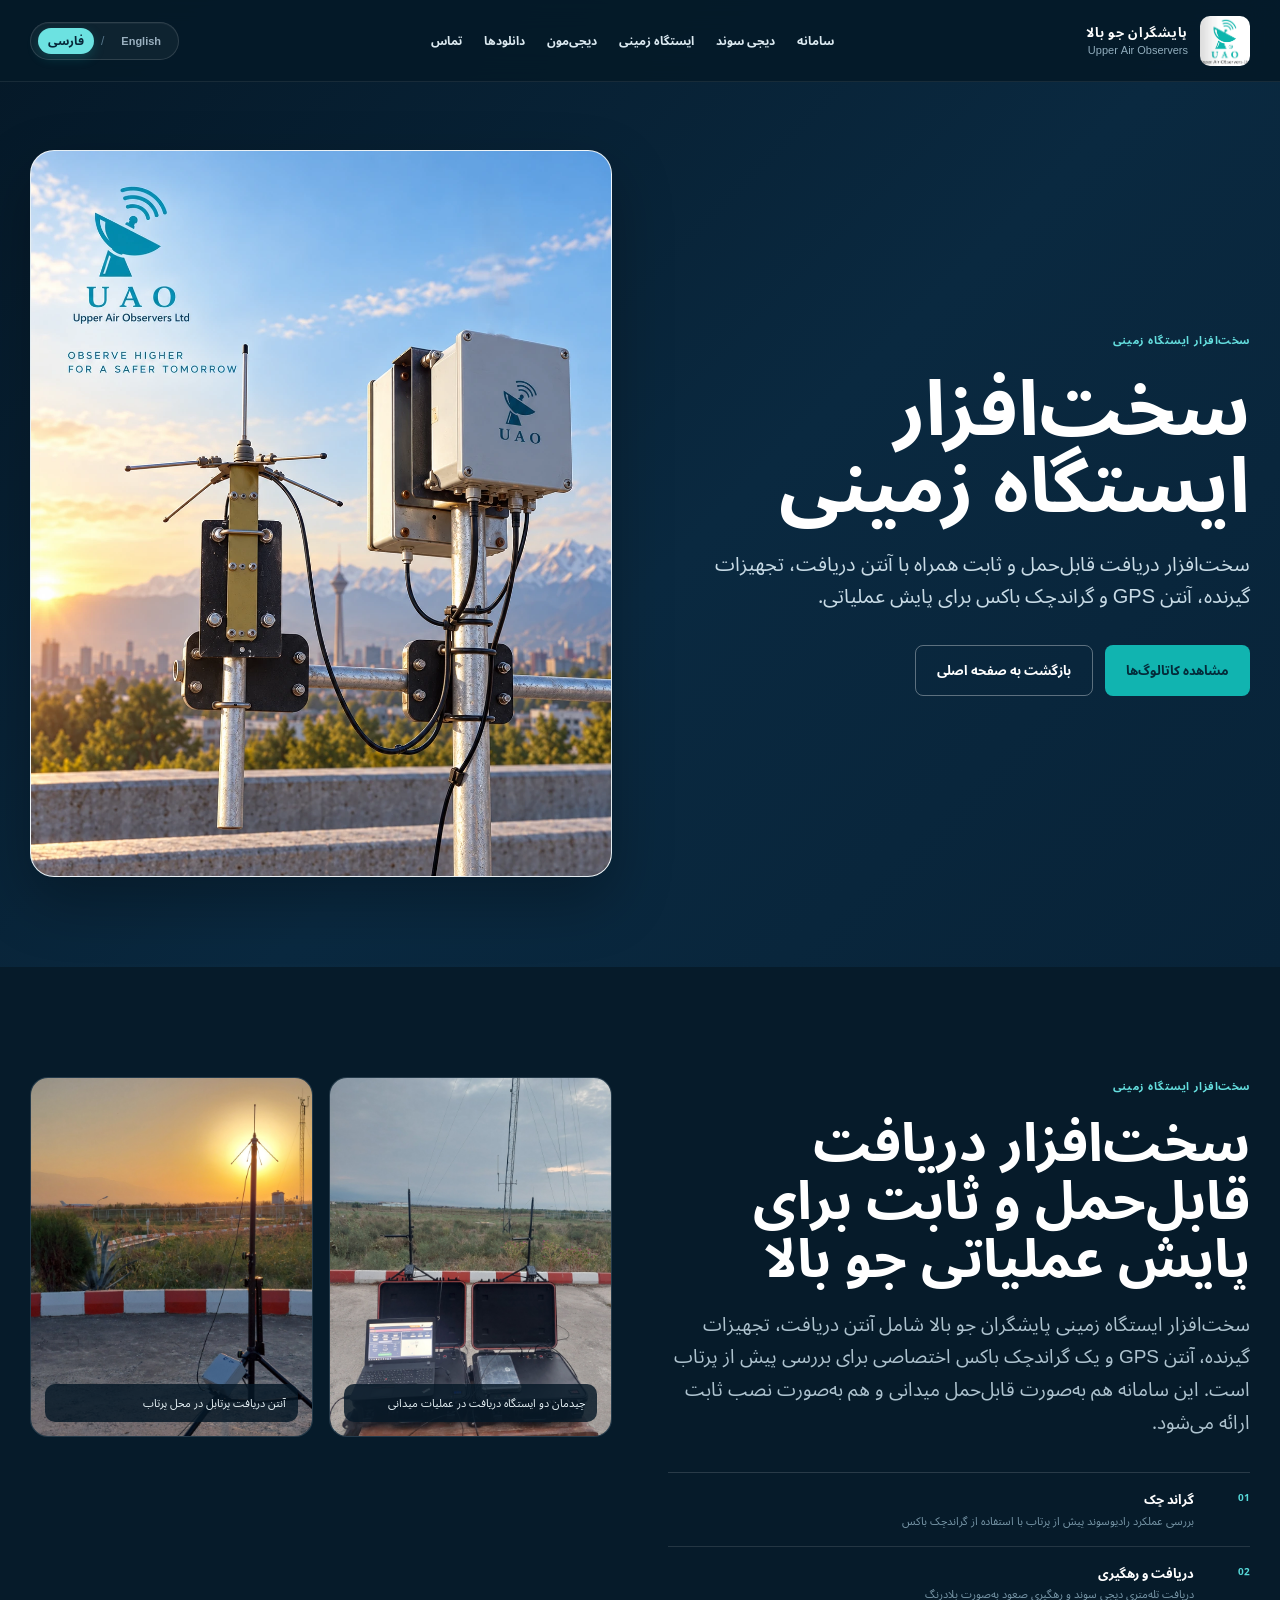
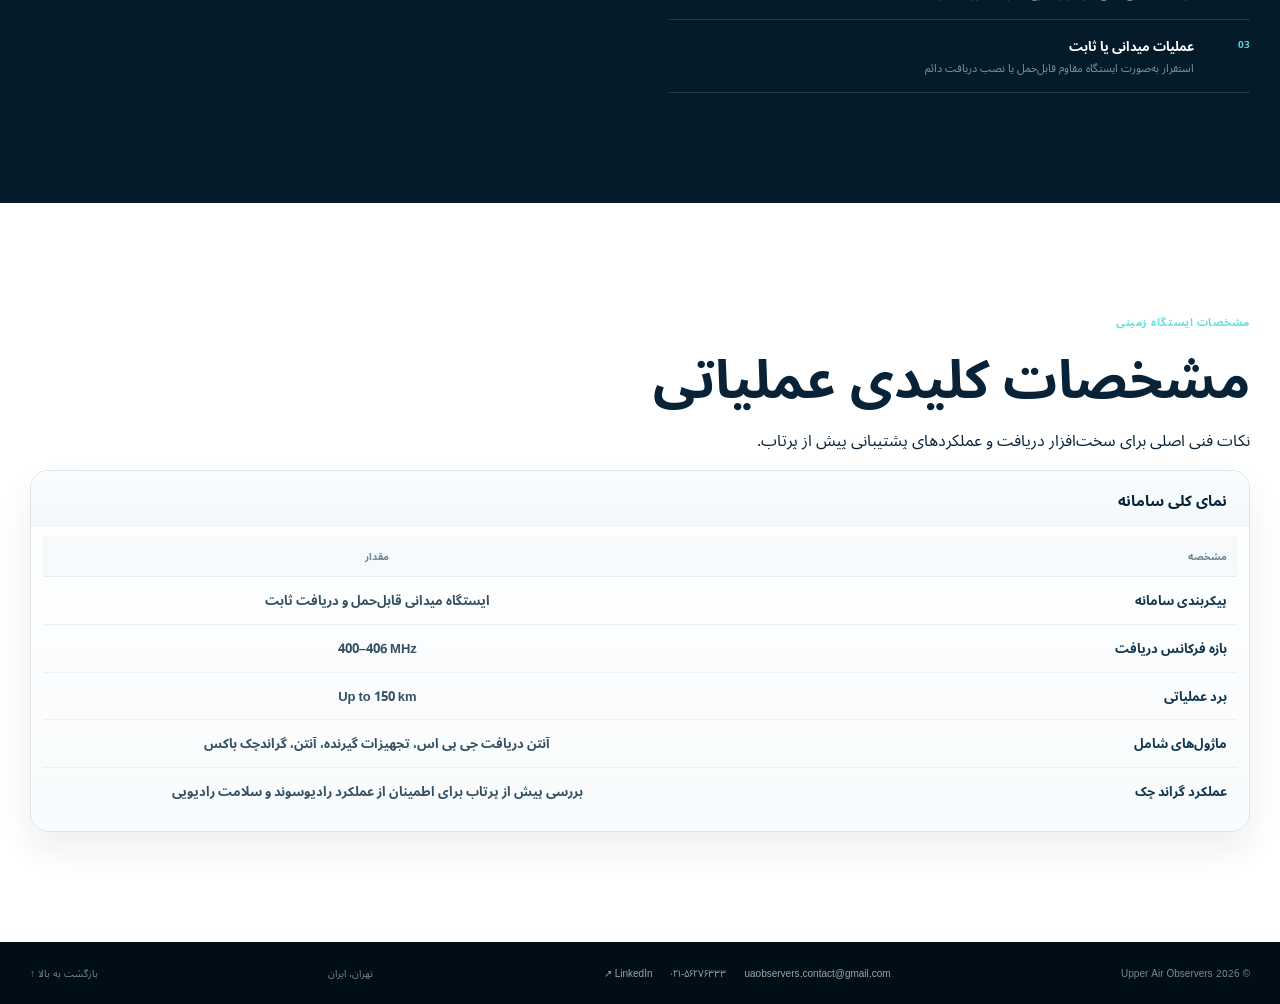
<file: fa/ground-station.html>
<!DOCTYPE html>

<html dir="rtl" lang="fa">
<head>
<meta charset="utf-8"/>
<meta content="width=device-width,initial-scale=1" name="viewport"/>
<meta content="#062b42" name="theme-color"/>
<title>ایستگاه زمینی رادیوسوند | پایشگران جو بالا</title>
<link href="../styles.css" rel="stylesheet"/>
<meta content="سخت‌افزار ایستگاه زمینی قابل‌حمل و ثابت پایشگران جو بالا برای دریافت تله‌متری رادیوسوند در 400–406 MHz همراه با آنتن GPS و گراندچک باکس." name="description"/><meta content="index,follow,max-image-preview:large,max-snippet:-1,max-video-preview:-1" name="robots"/><meta content="Upper Air Observers" name="author"/><meta content="Upper Air Observers" name="application-name"/><link href="https://uaobservers.ir/fa/ground-station.html" rel="canonical"/><link href="https://uaobservers.ir/ground-station.html" hreflang="en" rel="alternate"/><link href="https://uaobservers.ir/fa/ground-station.html" hreflang="fa" rel="alternate"/><link href="https://uaobservers.ir/ground-station.html" hreflang="x-default" rel="alternate"/><link href="../favicon.ico" rel="icon" sizes="any"/><link href="../assets/images/favicon-96.png" rel="icon" sizes="96x96" type="image/png"/><link href="../assets/images/favicon-32.png" rel="icon" sizes="32x32" type="image/png"/><link href="../assets/images/apple-touch-icon.png" rel="apple-touch-icon" sizes="180x180"/><meta content="website" property="og:type"/><meta content="Upper Air Observers" property="og:site_name"/><meta content="ایستگاه زمینی رادیوسوند | پایشگران جو بالا" property="og:title"/><meta content="سخت‌افزار ایستگاه زمینی قابل‌حمل و ثابت پایشگران جو بالا برای دریافت تله‌متری رادیوسوند در 400–406 MHz همراه با آنتن GPS و گراندچک باکس." property="og:description"/><meta content="https://uaobservers.ir/fa/ground-station.html" property="og:url"/><meta content="https://uaobservers.ir/assets/images/ground-station-main-system.png" property="og:image"/><meta content="سخت‌افزار ایستگاه زمینی رادیوسوند پایشگران جو بالا" property="og:image:alt"/><meta content="fa_IR" property="og:locale"/><meta content="en_US" property="og:locale:alternate"/><meta content="summary_large_image" name="twitter:card"/><meta content="ایستگاه زمینی رادیوسوند | پایشگران جو بالا" name="twitter:title"/><meta content="سخت‌افزار ایستگاه زمینی قابل‌حمل و ثابت پایشگران جو بالا برای دریافت تله‌متری رادیوسوند در 400–406 MHz همراه با آنتن GPS و گراندچک باکس." name="twitter:description"/><meta content="https://uaobservers.ir/assets/images/ground-station-main-system.png" name="twitter:image"/><meta content="سخت‌افزار ایستگاه زمینی رادیوسوند پایشگران جو بالا" name="twitter:image:alt"/><script type="application/ld+json">{"@context":"https://schema.org","@graph":[{"@type":"Organization","@id":"https://uaobservers.ir/#organization","name":"Upper Air Observers","alternateName":["شرکت پایشگران جو بالا","پایشگران جو بالا","UAO"],"url":"https://uaobservers.ir/","logo":{"@type":"ImageObject","url":"https://uaobservers.ir/assets/images/apple-touch-icon.png","width":180,"height":180},"email":"uaobservers.contact@gmail.com","address":{"@type":"PostalAddress","addressLocality":"تهران","addressCountry":"IR"},"sameAs":["https://www.linkedin.com/company/upper-air-observers"],"description":"شرکت پایشگران جو بالا ارائه‌دهنده سامانه‌های رادیوسوند، ایستگاه زمینی و نرم‌افزار مانیتورینگ برای پایش جو بالا است.","contactPoint":{"@type":"ContactPoint","email":"uaobservers.contact@gmail.com","contactType":"sales and technical inquiries","availableLanguage":["en","fa"],"telephone":"+98-21-5627-6333"},"knowsAbout":["radiosonde","upper-air sounding","upper-air meteorological observations","DigiSonde","DigiMon","رادیوسوند","پایش جو بالا"],"telephone":"+98-21-5627-6333"},{"@type":"WebPage","@id":"https://uaobservers.ir/fa/ground-station.html#webpage","url":"https://uaobservers.ir/fa/ground-station.html","name":"ایستگاه زمینی رادیوسوند | پایشگران جو بالا","description":"سخت‌افزار ایستگاه زمینی قابل‌حمل و ثابت پایشگران جو بالا برای دریافت تله‌متری رادیوسوند در 400–406 MHz همراه با آنتن GPS و گراندچک باکس.","inLanguage":"fa","isPartOf":{"@id":"https://uaobservers.ir/#website"},"about":{"@id":"https://uaobservers.ir/#organization"},"primaryImageOfPage":{"@type":"ImageObject","url":"https://uaobservers.ir/assets/images/ground-station-main-system.png"},"publisher":{"@id":"https://uaobservers.ir/#organization"}},{"@type":"BreadcrumbList","@id":"https://uaobservers.ir/fa/ground-station.html#breadcrumb","itemListElement":[{"@type":"ListItem","position":1,"name":"خانه","item":"https://uaobservers.ir/fa/"},{"@type":"ListItem","position":2,"name":"ایستگاه زمینی","item":"https://uaobservers.ir/fa/ground-station.html"}]}]}</script><noscript><style>.reveal{opacity:1!important;transform:none!important}</style></noscript></head>
<body class="fa">
<a class="skip-link" data-i18n="skip" href="#main">رفتن به محتوای اصلی</a>
<header class="site-header" id="top">
<div class="container nav-shell">
<a aria-label="صفحه اصلی پایشگران جو بالا" class="brand" href="index.html">
<span class="logo-chip"><img alt="نشان پایشگران جو بالا" decoding="async" height="828" src="../assets/images/uao-logo.webp" width="1109"/></span>
<span class="brand-copy">
<strong data-i18n="brand">پایشگران جو بالا</strong>
<small data-i18n="brandFa">Upper Air Observers</small>
</span>
</a>
<button aria-controls="main-nav" aria-expanded="false" aria-label="باز کردن منو" class="menu-toggle" type="button">
<span></span><span></span><span></span>
</button>
<nav aria-label="ناوبری اصلی" class="main-nav" id="main-nav">
<a data-i18n="navSystem" href="index.html#system">سامانه</a>
<a data-i18n="navRadiosonde" href="digisonde.html">دیجی سوند</a>
<a data-i18n="navGround" href="ground-station.html">ایستگاه زمینی</a>
<a data-i18n="navSoftware" href="digimon.html">دیجی‌مون</a>
<a data-i18n="navDownloads" href="index.html#downloads">دانلودها</a>
<a data-i18n="navContact" href="index.html#contact">تماس</a>
</nav>
<div aria-label="انتخاب زبان" class="language-control"><a aria-label="Switch to English" class="lang-btn" href="../ground-station.html" hreflang="en" lang="en">English</a><span aria-hidden="true" class="lang-divider">/</span><a aria-current="page" aria-label="تغییر زبان به فارسی" class="lang-btn lang-btn-fa active" href="ground-station.html" hreflang="fa" lang="fa">فارسی</a></div>
</div>
</header>
<main id="main">
<section class="page-hero page-hero-ground">
<div class="container page-hero-grid">
<div class="page-hero-copy reveal">
<p class="eyebrow" data-i18n="groundKicker">سخت‌افزار ایستگاه زمینی</p>
<h1 data-i18n="pageGroundTitle">سخت‌افزار ایستگاه زمینی</h1>
<p class="hero-lead" data-i18n="pageGroundLead">سخت‌افزار دریافت قابل‌حمل و ثابت همراه با آنتن دریافت، تجهیزات گیرنده، آنتن GPS و گراندچک باکس برای پایش عملیاتی.</p>
<div class="hero-actions">
<a class="button primary" data-i18n="heroSecondary" href="index.html#downloads">مشاهده کاتالوگ‌ها</a>
<a class="button ghost" data-i18n="backHome" href="index.html">بازگشت به صفحه اصلی</a>
</div>
</div>
<div class="page-hero-media reveal">
<img alt="سخت‌افزار ایستگاه زمینی رادیوسوند" decoding="async" fetchpriority="high" height="1402" src="../assets/images/ground-station-hero-render.webp" width="1122"/>
</div>
</div>
</section>
<section class="section dark-section">
<div class="container page-section-grid align-start">
<div class="ground-copy reveal">
<p class="eyebrow" data-i18n="groundKicker">سخت‌افزار ایستگاه زمینی</p>
<h2 data-i18n="groundTitle">سخت‌افزار دریافت قابل‌حمل و ثابت برای پایش عملیاتی جو بالا</h2>
<p class="lead dark-lead" data-i18n="groundText">سخت‌افزار ایستگاه زمینی پایشگران جو بالا شامل آنتن دریافت، تجهیزات گیرنده، آنتن GPS و یک گراندچک باکس اختصاصی برای بررسی پیش از پرتاب است. این سامانه هم به‌صورت قابل‌حمل میدانی و هم به‌صورت نصب ثابت ارائه می‌شود.</p>
<div class="workflow-list">
<div><b>01</b><span><strong data-i18n="groundStep1">گراند چک</strong><small data-i18n="groundStep1Text">بررسی عملکرد رادیوسوند پیش از پرتاب با استفاده از گراندچک باکس</small></span></div>
<div><b>02</b><span><strong data-i18n="groundStep2">دریافت و رهگیری</strong><small data-i18n="groundStep2Text">دریافت تله‌متری دیجی سوند و رهگیری صعود به‌صورت بلادرنگ</small></span></div>
<div><b>03</b><span><strong data-i18n="groundStep3">عملیات میدانی یا ثابت</strong><small data-i18n="groundStep3Text">استقرار به‌صورت ایستگاه مقاوم قابل‌حمل یا نصب دریافت دائم </small></span></div>
</div>
</div>
<div class="refined-gallery refined-gallery-dark reveal ground-gallery-two">
<figure class="refined-card"><img alt="ایستگاه زمینی قابل حمل در عملیات میدانی" decoding="async" height="2048" loading="lazy" src="../assets/images/ground-station-portable-original.jpg" width="1536"/><figcaption data-i18n="portableCaption">چیدمان دو ایستگاه دریافت در عملیات میدانی</figcaption></figure>
<figure class="refined-card"><img alt="آنتن دریافت و گراندچک باکس در محل پرتاب" decoding="async" height="2048" loading="lazy" src="../assets/images/ground-station-sunset-original.jpg" width="1536"/><figcaption data-i18n="fixedCaption">آنتن دریافت پرتابل در محل پرتاب</figcaption></figure>
</div>
</div>
</section>
<section class="section light-section">
<div class="container">
<div class="section-heading narrow reveal">
<p class="eyebrow" data-i18n="groundSpecKicker">مشخصات ایستگاه زمینی</p>
<h2 data-i18n="groundSpecTitle">مشخصات کلیدی عملیاتی</h2>
<p data-i18n="groundSpecText">نکات فنی اصلی برای سخت‌افزار دریافت و عملکردهای پشتیبانی پیش از پرتاب.</p>
</div>
<section class="spec-card-pro spec-card-pro-wide reveal">
<div class="spec-card-head">
<h3 data-i18n="groundSpecHead">نمای کلی سامانه</h3>
<p data-i18n="groundSpecNote"></p>
</div>
<div class="spec-table-wrap">
<table class="spec-table spec-table-simple">
<thead>
<tr>
<th data-i18n="specMetric">مشخصه</th>
<th data-i18n="specValue">مقدار</th>
</tr>
</thead>
<tbody>
<tr><th data-i18n="groundSpec1">پیکربندی سامانه</th><td data-i18n="groundSpec1Val">ایستگاه میدانی قابل‌حمل و دریافت ثابت </td></tr>
<tr><th data-i18n="groundSpec2">بازه فرکانس دریافت</th><td>400–406 MHz</td></tr>
<tr><th data-i18n="groundSpec3">برد عملیاتی</th><td>Up to 150 km</td></tr>
<tr><th data-i18n="groundSpec4">ماژول‌های شامل</th><td data-i18n="groundSpec4Val">آنتن دریافت جی پی اس، تجهیزات گیرنده، آنتن، گراندچک باکس</td></tr>
<tr><th data-i18n="groundSpec5">عملکرد گراند چک</th><td data-i18n="groundSpec5Val">بررسی پیش از پرتاب برای اطمینان از عملکرد رادیوسوند و سلامت رادیویی</td></tr>
</tbody>
</table>
</div>
</section>
</div>
</section>
</main>
<footer class="site-footer">
<div class="container footer-row">
<span>© <span id="year"></span> Upper Air Observers</span>
<div class="footer-contact-links">
<a aria-label="Email Upper Air Observers" href="mailto:uaobservers.contact@gmail.com">uaobservers.contact@gmail.com</a><a aria-label="تماس تلفنی با پایشگران جو بالا" href="tel:+982156276333">۰۲۱-۵۶۲۷۶۳۳۳</a>
<a aria-label="Upper Air Observers on LinkedIn" href="https://www.linkedin.com/company/upper-air-observers" rel="noopener noreferrer" target="_blank">LinkedIn ↗</a>
</div>
<span data-i18n="footerLocation">تهران، ایران</span>
<a data-i18n="backTop" href="#top">بازگشت به بالا ↑</a>
</div>
</footer>
<script src="../script.js"></script>
</body>
</html>
</file>
<file: styles.css>
@font-face{font-family:"UAOPersian";src:url("assets/fonts/NotoSansArabicUI-Regular.ttf") format("truetype");font-weight:400;font-style:normal;font-display:swap}
@font-face{font-family:"UAOPersian";src:url("assets/fonts/NotoSansArabicUI-Bold.ttf") format("truetype");font-weight:700;font-style:normal;font-display:swap}
:root{
  --ink:#082338;--ink2:#0d344e;--teal:#11b4b0;--blue:#0b78a6;--sky:#e9f6f8;
  --paper:#f5f8fa;--white:#fff;--muted:#607789;--line:#dce6eb;--dark:#061b2a;
  --container:1220px;--radius:20px;--shadow:0 24px 60px rgba(7,41,61,.14)
}
*{box-sizing:border-box}
html{scroll-behavior:smooth}
body{margin:0;background:var(--paper);color:var(--ink);font-family:Inter,ui-sans-serif,-apple-system,BlinkMacSystemFont,"Segoe UI",Tahoma,Arial,sans-serif;line-height:1.6;-webkit-font-smoothing:antialiased}
body.fa{font-family:"UAOPersian",Tahoma,"Segoe UI",Arial,sans-serif;font-feature-settings:"kern";text-rendering:optimizeLegibility}
html[lang="fa"] body,html[lang="fa"] button,html[lang="fa"] input,html[lang="fa"] textarea,html[lang="fa"] select{font-family:"UAOPersian",Tahoma,"Segoe UI",Arial,sans-serif}
html[lang="fa"] h1,html[lang="fa"] h2,html[lang="fa"] h3,html[lang="fa"] h4,html[lang="fa"] strong,html[lang="fa"] b{font-family:"UAOPersian",Tahoma,"Segoe UI",Arial,sans-serif}
html[lang="fa"] h1,html[lang="fa"] h2,html[lang="fa"] h3,html[lang="fa"] h4{letter-spacing:0;font-weight:700}
a{color:inherit;text-decoration:none}img{max-width:100%;display:block}button{font:inherit}.container{width:min(var(--container),calc(100% - 48px));margin:auto}
.skip-link{position:fixed;top:-100px;left:20px;background:#fff;color:#000;padding:10px 14px;z-index:2000;border-radius:8px}.skip-link:focus{top:16px}
.site-header{height:82px;position:fixed;inset:0 0 auto;z-index:1000;background:rgba(5,26,40,.91);backdrop-filter:blur(14px);border-bottom:1px solid rgba(255,255,255,.08)}
.nav-shell{height:100%;display:flex;align-items:center;gap:25px}.brand{display:flex;align-items:center;gap:12px;min-width:max-content}.logo-chip{width:50px;height:50px;border-radius:10px;overflow:hidden;background:#fff;display:grid;place-items:center}.logo-chip img{width:100%;height:100%;object-fit:cover;object-position:center}.brand-copy{display:flex;flex-direction:column;line-height:1.14}.brand-copy strong{font-size:13px;letter-spacing:.055em;text-transform:uppercase;color:#fff}.brand-copy small{font-size:11px;color:#91adbd;margin-top:4px}.main-nav{display:flex;align-items:center;gap:22px;margin-inline:auto}.main-nav a{font-size:12px;font-weight:700;color:#dceaf1}.main-nav a:hover{color:#6ce2e1}.language-control{display:flex;align-items:center;gap:7px;padding:5px 7px;border:1px solid rgba(255,255,255,.13);border-radius:999px;background:rgba(255,255,255,.045);box-shadow:inset 0 1px 0 rgba(255,255,255,.04);white-space:nowrap}.lang-btn{border:0;background:transparent;color:#9ab0bf;padding:7px 10px;border-radius:999px;cursor:pointer;font-size:11px;font-weight:800;line-height:1;transition:background .2s ease,color .2s ease,box-shadow .2s ease}.lang-btn:hover{color:#fff;background:rgba(255,255,255,.07)}.lang-btn.active{color:#062638;background:#6ce2e1;box-shadow:0 4px 12px rgba(17,180,176,.22)}.lang-btn-fa{font-family:"UAOPersian",Tahoma,"Segoe UI",Arial,sans-serif;font-size:12px;font-weight:700}.lang-divider{color:#58768a;font-size:12px;line-height:1}.menu-toggle{display:none;margin-inline-start:auto;width:42px;height:42px;border:1px solid rgba(255,255,255,.2);border-radius:10px;background:none;padding:10px}.menu-toggle span{height:2px;background:#fff;display:block;margin:5px 0}
.hero{min-height:820px;position:relative;overflow:hidden;color:#fff;padding-top:82px;background:#061b2a}.hero-photo{position:absolute;inset:0;width:100%;height:100%;object-fit:cover;object-position:center 56%;filter:saturate(.78) contrast(1.03)}.hero-shade{position:absolute;inset:0;background:linear-gradient(90deg,rgba(2,17,28,.95) 0%,rgba(4,26,42,.88) 39%,rgba(3,27,43,.52) 66%,rgba(3,26,42,.22) 100%),linear-gradient(0deg,rgba(3,22,35,.48),transparent 42%)}.hero-layout{min-height:738px;display:flex;align-items:center;position:relative}.hero-copy{width:min(760px,64%);padding:70px 0}.eyebrow{font-size:11px;font-weight:900;letter-spacing:.19em;color:#65dfdf;margin:0 0 18px}.eyebrow.dark{color:var(--blue)}h1,h2,h3,p{margin-top:0}h1{font-size:clamp(48px,6vw,82px);line-height:1.01;letter-spacing:-.047em;margin-bottom:26px}h2{font-size:clamp(36px,4.2vw,58px);line-height:1.08;letter-spacing:-.036em;margin-bottom:21px}h3{line-height:1.22}.hero-lead{font-size:20px;max-width:700px;color:#c8dbe6;margin-bottom:33px}.hero-actions{display:flex;gap:12px;flex-wrap:wrap}.button{display:inline-flex;align-items:center;justify-content:center;padding:14px 21px;border-radius:8px;font-size:13px;font-weight:900;transition:.2s}.button.primary{background:var(--teal);color:#042b39}.button.primary:hover{transform:translateY(-2px);background:#41cecb}.button.ghost{border:1px solid rgba(255,255,255,.34);color:#fff}.button.ghost:hover{border-color:#fff}.hero-facts{display:flex;gap:26px;margin-top:50px;padding-top:25px;border-top:1px solid rgba(255,255,255,.18);max-width:720px}.hero-facts div{display:flex;gap:10px;align-items:center}.hero-facts b{font-size:10px;color:#5fdae0}.hero-facts span{font-size:11px;color:#a9c1d0;font-weight:700}
.section{padding:110px 0}.section-head{max-width:900px;margin-bottom:48px}.section-head.center{text-align:center;margin-left:auto;margin-right:auto}.section-head.center p:not(.eyebrow){max-width:760px;margin:0 auto;color:var(--muted)}.section-head p:not(.eyebrow){color:var(--muted);font-size:16px}.system-intro{background:#fff}.system-cards{display:grid;grid-template-columns:repeat(3,1fr);gap:22px}.system-card{background:var(--paper);border:1px solid var(--line);border-radius:18px;overflow:hidden;transition:.25s}.system-card:hover{transform:translateY(-5px);box-shadow:var(--shadow)}.system-card .media{height:310px;overflow:hidden;background:radial-gradient(circle at 20% 20%,rgba(66,130,174,.45),transparent 28%),radial-gradient(circle at 85% 15%,rgba(17,180,176,.18),transparent 24%),linear-gradient(145deg,#071827 0%,#0d2b40 58%,#081d2d 100%)}.system-card .media img{width:100%;height:100%;object-fit:contain;filter:drop-shadow(0 18px 30px rgba(0,0,0,.22))}.system-card .media.portrait img{object-position:center 55%}.system-card .media.product-shot img,.system-card .media.ground-promo img,.system-card .media.software img{object-fit:contain;padding:22px}.system-card .media.software,.system-card .media.ground-promo{display:flex;align-items:center;justify-content:center;padding:0;background:radial-gradient(circle at 20% 20%,rgba(66,130,174,.45),transparent 28%),radial-gradient(circle at 85% 15%,rgba(17,180,176,.18),transparent 24%),linear-gradient(145deg,#071827 0%,#0d2b40 58%,#081d2d 100%)}.card-copy{padding:26px 28px 30px;position:relative}.card-no{position:absolute;right:24px;top:25px;font-size:10px;font-weight:900;color:#94a6b3}.card-tag{font-size:9px;letter-spacing:.15em;font-weight:900;color:var(--blue);margin-bottom:10px}.card-copy h3{font-size:22px;margin:0 0 10px}.card-copy p:not(.card-tag){font-size:13px;color:var(--muted);min-height:64px}.card-copy a{display:inline-block;margin-top:8px;font-size:12px;color:var(--blue);font-weight:900}
.product-section{background:#eef4f6}.product-grid{display:grid;grid-template-columns:.85fr 1.15fr;gap:85px;align-items:center}.product-visual{position:relative;border-radius:var(--radius);overflow:hidden;min-height:700px;background:#d9e7eb;box-shadow:var(--shadow)}.product-visual img{width:100%;height:100%;position:absolute;inset:0;object-fit:cover;object-position:center 35%}.photo-badge{position:absolute;left:22px;bottom:22px;background:rgba(4,29,45,.9);color:#fff;border-radius:10px;padding:11px 13px;display:flex;flex-direction:column;line-height:1.1}.photo-badge span{font-size:12px;font-weight:900}.photo-badge small{font-size:9px;color:#a9c7d8;margin-top:5px}.lead{font-size:19px;color:#3d586b;line-height:1.72}.measurement-row{display:grid;grid-template-columns:repeat(4,1fr);gap:1px;background:var(--line);border:1px solid var(--line);margin:34px 0}.measurement-row div{background:#fff;padding:18px 16px}.measurement-row strong{font-size:21px;display:block;line-height:1.2}.measurement-row span{font-size:10px;color:#6f8491;display:block;margin-top:7px}.spec-block{display:grid;grid-template-columns:1fr 1fr;gap:18px}.spec-group{background:#fff;border:1px solid var(--line);border-radius:14px;padding:22px}.spec-group h3{font-size:14px;margin:0 0 12px}.spec-group dl{margin:0}.spec-group dl>div{display:grid;grid-template-columns:130px 1fr;gap:12px;padding:9px 0;border-top:1px solid #e8eef1}.spec-group dt{font-size:11px;color:#768b98}.spec-group dd{margin:0;font-size:11px;font-weight:800}.spec-group dd small{font-weight:500;color:#7f919a}.source-note{font-size:10px;color:#80919b;margin-top:14px}
.dark-section{background:var(--dark);color:#fff}.ground-grid{display:grid;grid-template-columns:.8fr 1.2fr;gap:80px;align-items:start}.ground-copy{position:sticky;top:120px}.dark-lead{color:#aec3cf}.workflow-list{border-top:1px solid rgba(255,255,255,.14);margin-top:34px}.workflow-list>div{display:grid;grid-template-columns:40px 1fr;gap:16px;padding:16px 0;border-bottom:1px solid rgba(255,255,255,.12)}.workflow-list b{font-size:10px;color:#57d9d9}.workflow-list span{display:flex;flex-direction:column}.workflow-list strong{font-size:13px}.workflow-list small{font-size:11px;color:#7897a8;margin-top:2px}.ground-gallery{display:grid;grid-template-columns:1.15fr .85fr;gap:14px}.ground-gallery figure{margin:0;position:relative;overflow:hidden;border-radius:16px;min-height:350px;background:#0c2738}.ground-gallery .ground-main{grid-row:span 2;min-height:720px}.ground-gallery img{width:100%;height:100%;position:absolute;inset:0;object-fit:cover}.ground-gallery .ground-main img{object-position:center 62%}.ground-gallery figure:nth-child(2) img{object-position:center 38%}.ground-gallery figcaption,.field-grid figcaption,.flight-grid figcaption{position:absolute;left:14px;right:14px;bottom:14px;background:rgba(3,24,38,.82);backdrop-filter:blur(8px);color:#e3f0f5;padding:10px 12px;border-radius:9px;font-size:10px}
.software-section{background:#fff}.software-grid{display:grid;grid-template-columns:1.1fr .9fr;gap:78px;align-items:start}.software-stack{display:grid;gap:18px}.software-window{border:1px solid #d8e2e7;border-radius:17px;overflow:hidden;box-shadow:var(--shadow);background:#fff}.secondary-window{max-width:86%;margin-inline-start:auto}.window-bar{height:48px;background:#edf2f5;border-bottom:1px solid #dbe3e8;display:flex;align-items:center;gap:7px;padding:0 15px}.window-bar span{width:10px;height:10px;border-radius:50%;background:#b9c6ce}.window-bar b{margin-left:10px;font-size:11px;color:#526b7a}.software-window img{width:100%;height:auto}.feature-list{list-style:none;margin:30px 0 0;padding:0;border-top:1px solid var(--line);display:grid;grid-template-columns:1fr 1fr}.feature-list li{position:relative;padding:13px 8px 13px 26px;border-bottom:1px solid var(--line);font-size:12px;font-weight:800}.feature-list li:before{content:"✓";position:absolute;left:0;color:var(--teal);font-weight:900}
.signal-chain{background:#eaf3f6;padding:90px 0}.chain-grid{display:grid;grid-template-columns:1fr auto 1fr auto 1fr auto 1fr auto 1fr;gap:12px;align-items:center}.chain-grid>div{background:#fff;border:1px solid #d8e5e9;border-radius:14px;padding:20px;min-height:158px;display:flex;flex-direction:column}.chain-grid>i{font-style:normal;color:#7ca0b1}.chain-icon{font-size:25px;color:var(--blue);height:40px}.chain-grid b{font-size:9px;color:#9aaab3}.chain-grid strong{font-size:12px;margin-top:5px}.chain-grid small{font-size:10px;color:#758a96;margin-top:7px;line-height:1.45}
.flight-section,.field-section{background:#fff}.split-head{max-width:none;display:grid;grid-template-columns:1fr 420px;gap:80px;align-items:end}.split-head p:not(.eyebrow){font-size:13px;margin:0}.flight-grid{display:grid;grid-template-columns:1.02fr .98fr;grid-auto-rows:290px;gap:14px}.flight-card{margin:0;position:relative;overflow:hidden;border-radius:16px;background:#e1eaee}.flight-card.tall{grid-row:span 2}.flight-grid img{width:100%;height:100%;position:absolute;inset:0;object-fit:cover}.flight-grid figure:nth-child(1) img{object-position:center 52%}.flight-grid figure:nth-child(2) img{object-position:center 48%}.flight-grid figure:nth-child(3) img{object-position:center 48%}
.field-grid{display:grid;grid-template-columns:1.1fr .9fr .9fr;grid-auto-rows:300px;gap:14px}.field-grid figure{margin:0;position:relative;overflow:hidden;border-radius:16px;background:#e1eaee}.field-grid figure.wide{grid-row:span 2}.field-grid img{width:100%;height:100%;position:absolute;inset:0;object-fit:cover}.field-grid figure:nth-child(1) img{object-position:center 48%}.field-grid figure:nth-child(2) img{object-position:center 56%}.field-grid figure:nth-child(3) img{object-position:center 56%}.field-grid figure:nth-child(4) img{object-position:center 50%}
.applications-section{background:#edf4f6}.app-grid{display:grid;grid-template-columns:repeat(3,1fr);border:1px solid #d4e2e7;background:#d4e2e7;gap:1px}.app-grid>div{background:#fff;padding:32px;min-height:220px}.app-grid span{font-size:10px;color:#88a0ad}.app-grid h3{font-size:20px;margin:52px 0 10px}.app-grid p{font-size:13px;color:#657d8c}
.downloads-section{background:#07304a;color:#fff}.downloads-grid{display:grid;grid-template-columns:.72fr 1.28fr;gap:85px}.downloads-section .section-head{margin:0}.downloads-section .section-head p:not(.eyebrow){color:#a8c2d1}.download-list{border-top:1px solid rgba(255,255,255,.17)}.download-list a{display:flex;justify-content:space-between;align-items:center;padding:20px 0;border-bottom:1px solid rgba(255,255,255,.14)}.download-list a:hover strong{color:#61dfde}.download-list span{display:flex;align-items:center;gap:16px}.download-list b{width:32px;height:32px;border-radius:7px;background:#0e5574;display:grid;place-items:center;font-size:9px}.download-list strong{font-size:13px;transition:.2s}.download-list em{font-style:normal;font-size:10px;color:#6f9cb1}
.contact-section{background:#041824;color:#fff;padding:100px 0}.contact-grid{display:grid;grid-template-columns:1.1fr .9fr;gap:90px}.contact-grid h2{max-width:700px}.contact-grid>div:first-child>p:not(.eyebrow){color:#9db7c5;font-size:18px;max-width:650px}.contact-panel{border-top:1px solid rgba(255,255,255,.19)}.contact-panel>div{padding:18px 0;border-bottom:1px solid rgba(255,255,255,.13);display:grid;grid-template-columns:120px 1fr;gap:20px}.contact-panel small{font-size:9px;color:#6289a0;letter-spacing:.12em;font-weight:900}.contact-panel strong{font-size:13px}.contact-link{display:inline-flex;align-items:center;gap:6px;color:#e5f2f7;transition:color .2s ease,transform .2s ease}.contact-link:hover,.contact-link:focus-visible{color:#67e1df;transform:translateX(2px);outline:none}.site-footer{background:#020e16;color:#6f8b9b}.footer-row{display:flex;justify-content:space-between;align-items:center;gap:20px;padding:23px 0;font-size:10px}.footer-contact-links{display:flex;align-items:center;gap:18px;flex-wrap:wrap}.footer-contact-links a{color:#8ea8b7;transition:color .2s ease}.site-footer a:hover,.site-footer a:focus-visible{color:#fff;outline:none}
.reveal{opacity:0;transform:translateY(20px);transition:opacity .65s ease,transform .65s ease}.reveal.is-visible{opacity:1;transform:none}
html[dir="rtl"] h1,html[dir="rtl"] h2{letter-spacing:0}html[dir="rtl"] .eyebrow{letter-spacing:.05em}html[dir="rtl"] .card-no{right:auto;left:24px}html[dir="rtl"] .feature-list li{padding:13px 26px 13px 8px}html[dir="rtl"] .feature-list li:before{left:auto;right:0}html[dir="rtl"] .window-bar b{margin-left:0;margin-right:10px}html[dir="rtl"] .photo-badge{left:auto;right:22px}html[dir="rtl"] .ground-gallery figcaption,html[dir="rtl"] .field-grid figcaption,html[dir="rtl"] .flight-grid figcaption{left:14px;right:14px}


/* Animated hero update */
.hero.animated-hero{min-height:880px;position:relative;overflow:hidden;color:#fff;padding-top:82px;background:radial-gradient(circle at 74% 18%,rgba(53,128,255,.14),transparent 18%),radial-gradient(circle at 86% 24%,rgba(33,199,221,.11),transparent 12%),linear-gradient(140deg,#03111b 0%,#072133 38%,#071a29 68%,#05111d 100%)}
.hero.animated-hero:before{content:"";position:absolute;inset:0;background:radial-gradient(circle at 15% 26%,rgba(255,255,255,.04),transparent 32%),linear-gradient(180deg,rgba(255,255,255,.03),rgba(255,255,255,0) 28%,rgba(0,0,0,.16) 100%)}
.hero.animated-hero:after{content:"";position:absolute;inset:auto 0 0 0;height:180px;background:linear-gradient(180deg,rgba(5,17,29,0),rgba(5,17,29,.52));pointer-events:none}
.hero-grid{min-height:790px;display:grid;grid-template-columns:minmax(320px,1fr) minmax(420px,1fr);gap:44px;align-items:center;position:relative;z-index:2}
.hero-copy{width:100%;padding:72px 0 52px;position:relative;z-index:3}
.hero-copy:before{content:"";position:absolute;left:-24px;top:36px;width:160px;height:160px;background:radial-gradient(circle,rgba(17,180,176,.12),transparent 68%);filter:blur(12px);z-index:-1}
.hero-scene{position:relative;min-height:700px;border-radius:32px;overflow:hidden;background:linear-gradient(180deg,rgba(255,255,255,.04),rgba(255,255,255,.01));border:1px solid rgba(255,255,255,.08);box-shadow:0 30px 90px rgba(1,12,20,.42),inset 0 1px 0 rgba(255,255,255,.06),inset 0 -40px 80px rgba(0,0,0,.08);backdrop-filter:blur(3px)}
.hero-scene:before{content:"";position:absolute;inset:0;background:radial-gradient(circle at 76% 30%,rgba(87,171,255,.12),transparent 24%),linear-gradient(120deg,transparent 0 48%,rgba(255,255,255,.035) 50%,transparent 52%),repeating-linear-gradient(90deg,transparent 0 42px,rgba(255,255,255,.025) 42px 43px);opacity:.85;pointer-events:none}
.hero-scene:after{content:"";position:absolute;inset:auto 28px 28px auto;width:160px;height:160px;border-right:1px solid rgba(161,225,255,.14);border-bottom:1px solid rgba(161,225,255,.14);border-radius:0 0 24px 0;opacity:.8;pointer-events:none}
.scene-stars,.scene-stars:before,.scene-stars:after{content:"";position:absolute;inset:0;background-image:radial-gradient(circle at 10% 16%,rgba(255,255,255,.95) 0 1px,transparent 1.6px),radial-gradient(circle at 22% 28%,rgba(255,255,255,.55) 0 1px,transparent 1.6px),radial-gradient(circle at 34% 12%,rgba(255,255,255,.7) 0 1px,transparent 1.6px),radial-gradient(circle at 50% 20%,rgba(255,255,255,.65) 0 1.1px,transparent 1.6px),radial-gradient(circle at 61% 10%,rgba(255,255,255,.6) 0 1px,transparent 1.6px),radial-gradient(circle at 76% 19%,rgba(255,255,255,.75) 0 1px,transparent 1.6px),radial-gradient(circle at 88% 12%,rgba(255,255,255,.9) 0 1px,transparent 1.6px),radial-gradient(circle at 15% 44%,rgba(255,255,255,.75) 0 1px,transparent 1.7px),radial-gradient(circle at 42% 36%,rgba(255,255,255,.55) 0 1px,transparent 1.7px),radial-gradient(circle at 79% 41%,rgba(255,255,255,.7) 0 1px,transparent 1.8px);opacity:.72;animation:starDrift 24s linear infinite}
.scene-stars:before{transform:translateY(12px);opacity:.4;animation-duration:34s}
.scene-stars:after{transform:translateY(-10px);opacity:.28;animation-duration:44s}
.stars-two{filter:blur(.3px);opacity:.55}
.scene-nebula{position:absolute;inset:10% 2% auto auto;width:46%;height:32%;border-radius:50%;background:radial-gradient(circle,rgba(80,155,255,.14),rgba(58,111,178,.06) 42%,transparent 72%);filter:blur(24px);animation:nebulaPulse 8s ease-in-out infinite}
.scene-orbit{position:absolute;border:1px solid rgba(148,198,226,.14);border-radius:50%;animation:orbitFloat 9s ease-in-out infinite}
.orbit-one{width:380px;height:380px;right:60px;top:54px}
.orbit-two{width:270px;height:270px;right:122px;top:108px;animation-delay:-3s}
.orbit-three{width:520px;height:520px;right:-16px;top:12px;opacity:.45;animation-delay:-5s}
.earth-arc{position:absolute;left:-8%;right:-24%;bottom:-29%;height:56%;border-radius:50%;background:radial-gradient(circle at 55% 16%,rgba(255,255,255,.08),transparent 24%),radial-gradient(circle at 38% 12%,rgba(255,255,255,.08),transparent 12%),linear-gradient(180deg,#92afc8 0%,#6787a9 10%,#3a5872 26%,#20384f 40%,#102437 60%,#081827 100%);transform:rotate(-10deg);box-shadow:inset 0 -18px 80px rgba(0,0,0,.45)}
.earth-glow{position:absolute;left:-2%;right:-10%;bottom:23%;height:14px;border-radius:999px;background:linear-gradient(90deg,rgba(67,146,255,.0),rgba(87,171,255,.55) 14%,rgba(143,214,255,.98) 48%,rgba(101,188,255,.65) 75%,rgba(71,152,255,0) 100%);filter:blur(1px);box-shadow:0 0 22px rgba(121,205,255,.8),0 0 54px rgba(68,174,255,.45)}
.cloud{position:absolute;border-radius:999px;background:rgba(255,255,255,.88);filter:blur(1px);box-shadow:0 0 28px rgba(255,255,255,.18)}
.cloud:before,.cloud:after{content:"";position:absolute;background:inherit;border-radius:inherit}
.cloud-one{width:112px;height:26px;right:176px;bottom:176px;opacity:.86;animation:cloudFloat 18s ease-in-out infinite}.cloud-one:before{width:46px;height:46px;left:18px;top:-18px}.cloud-one:after{width:60px;height:52px;right:12px;top:-24px}
.cloud-two{width:84px;height:20px;right:314px;bottom:208px;opacity:.74;animation:cloudFloat 22s ease-in-out infinite reverse}.cloud-two:before{width:36px;height:36px;left:12px;top:-13px}.cloud-two:after{width:42px;height:34px;right:10px;top:-14px}
.cloud-three{width:146px;height:28px;right:42px;bottom:138px;opacity:.88;animation:cloudFloat 20s ease-in-out infinite}.cloud-three:before{width:58px;height:52px;left:18px;top:-22px}.cloud-three:after{width:70px;height:56px;right:18px;top:-24px}
.hero-sonde-wrap{position:absolute;right:96px;top:36px;width:360px;height:520px;animation:sondeFloat 8.5s ease-in-out infinite}
.hero-balloon{position:absolute;left:74px;top:0;width:210px;height:264px;background:radial-gradient(circle at 35% 28%,#ffffff 0%,#f8fbff 38%,#e4edf5 70%,#d3e0ea 100%);border-radius:55% 55% 52% 52%/48% 48% 58% 58%;box-shadow:0 0 36px rgba(255,255,255,.34), inset -10px -18px 24px rgba(185,205,221,.42)}
.hero-balloon:before{content:"";position:absolute;left:97px;bottom:-12px;width:18px;height:18px;background:#eef6fb;transform:rotate(45deg);border-radius:3px}
.hero-balloon:after{content:"";position:absolute;left:44px;top:34px;width:42px;height:92px;border-radius:50%;background:linear-gradient(180deg,rgba(255,255,255,.82),rgba(255,255,255,0))}
.hero-cable{position:absolute;left:178px;top:250px;width:2px;height:116px;background:linear-gradient(180deg,rgba(255,255,255,.86),rgba(255,255,255,.25));transform-origin:top center}
.hero-sonde{position:absolute;left:116px;top:366px;width:120px;height:150px;background:linear-gradient(145deg,#92deff 0%,#68c7f3 38%,#4ab1e3 100%);border-radius:18px 18px 20px 20px;box-shadow:0 22px 44px rgba(0,0,0,.3), inset 0 1px 0 rgba(255,255,255,.58), inset 0 -14px 16px rgba(8,57,88,.08);overflow:visible}
.hero-sonde:before{content:"";position:absolute;left:10px;right:10px;top:10px;bottom:10px;border-radius:14px;background:linear-gradient(120deg,rgba(255,255,255,.16) 0%,rgba(255,255,255,.02) 35%,rgba(255,255,255,.11) 50%,rgba(255,255,255,.02) 62%,rgba(255,255,255,.02) 100%);background-size:200% 100%;animation:lightSweep 6s ease-in-out infinite}
.hero-sonde:after{content:"";position:absolute;left:-8px;right:-8px;bottom:-18px;height:32px;background:radial-gradient(ellipse at center,rgba(17,180,176,.34),transparent 70%);filter:blur(6px)}
.hero-sonde-shadow{position:absolute;left:-16px;right:-16px;bottom:-18px;height:22px;background:radial-gradient(ellipse at center,rgba(17,180,176,.44),transparent 70%);filter:blur(4px)}
.hero-sonde-top{position:absolute;left:16px;top:-12px;width:88px;height:24px;background:linear-gradient(180deg,#a3e2ff,#63c7f3);clip-path:polygon(0 72%,18% 0,82% 0,100% 72%,92% 100%,8% 100%);box-shadow:0 10px 14px rgba(0,0,0,.1)}
/* cover cleaned: logo removed */
.hero-sonde-logo{display:none}

/* cover cleaned: window removed */
.hero-sonde-window{display:none}
.hero-sonde-label{position:absolute;inset:0;display:flex;align-items:center;justify-content:center;text-align:center;font-size:22px;font-weight:900;letter-spacing:.03em;color:#083b5a;background:none;padding:0;border-radius:0;box-shadow:none;text-shadow:0 1px 0 rgba(255,255,255,.28)}
.hero-sonde-tail{position:absolute;left:50%;bottom:-92px;width:2px;height:92px;background:linear-gradient(180deg,rgba(16,26,35,.92),rgba(16,26,35,.34));transform:translateX(-50%)}
.signal-rings{position:absolute;left:50%;bottom:-34px;width:132px;height:64px;display:grid;place-items:center;opacity:1;transform:translateX(-50%)}.signal-rings::before{display:none}.signal-rings span{position:absolute;border:3px solid rgba(126,236,255,.98);border-radius:50%;border-top-color:transparent;border-left-color:transparent;border-right-color:transparent;box-shadow:0 0 10px rgba(95,226,255,.22);animation:ringPulseBottom 2.6s ease-out infinite}.signal-rings span:nth-child(1){width:56px;height:28px;animation-delay:0s}.signal-rings span:nth-child(2){width:98px;height:46px;animation-delay:.8s}.signal-rings span:nth-child(3){width:142px;height:66px;animation-delay:1.6s}
.scene-chip{position:absolute;padding:11px 15px;border:1px solid rgba(255,255,255,.12);border-radius:999px;background:linear-gradient(180deg,rgba(11,40,61,.76),rgba(8,31,48,.66));backdrop-filter:blur(12px);font-size:12px;font-weight:800;color:#dff7ff;box-shadow:0 10px 24px rgba(0,0,0,.2),inset 0 1px 0 rgba(255,255,255,.06);text-decoration:none;transition:border-color .25s ease,box-shadow .25s ease,background .25s ease,filter .25s ease}
.scene-chip:hover,.scene-chip:focus-visible{border-color:rgba(161,225,255,.35);background:linear-gradient(180deg,rgba(18,57,85,.86),rgba(9,38,58,.78));box-shadow:0 16px 34px rgba(0,0,0,.28),0 0 0 4px rgba(95,218,224,.08),inset 0 1px 0 rgba(255,255,255,.08);filter:brightness(1.08);outline:none}
.chip-one{left:28px;top:94px;animation:chipFloat 8s ease-in-out infinite}.chip-two{left:56px;top:152px;animation:chipFloat 8s ease-in-out infinite -2s}.chip-three{left:96px;top:210px;animation:chipFloat 8s ease-in-out infinite -4s}
@keyframes sondeFloat{0%,100%{transform:translateY(0) translateX(0)}50%{transform:translateY(-18px) translateX(6px)}}
@keyframes sondeDrift{0%,100%{transform:translateY(0) rotate(-11deg) scale(.98)}50%{transform:translateY(-3px) rotate(-6deg) scale(1)}}
@keyframes cableSway{0%,100%{transform:rotate(-1deg)}50%{transform:rotate(1deg)}}
@keyframes tailSway{0%,100%{transform:translateX(-50%) rotate(-2deg)}50%{transform:translateX(-50%) rotate(2deg)}}
@keyframes lightSweep{0%,100%{background-position:160% 0}50%{background-position:-40% 0}}
@keyframes ringPulseBottom{0%{opacity:0;transform:translateY(12px) scale(.68)}18%{opacity:1}55%{opacity:.95}100%{opacity:0;transform:translateY(-4px) scale(1.14)}}
@keyframes cloudFloat{0%,100%{transform:translateX(0)}50%{transform:translateX(18px)}}
@keyframes orbitFloat{0%,100%{transform:translateY(0) rotate(0)}50%{transform:translateY(-10px) rotate(3deg)}}
@keyframes chipFloat{0%,100%{transform:translateY(0)}50%{transform:translateY(-8px)}}
@keyframes starDrift{0%{transform:translateY(0)}100%{transform:translateY(10px)}}
@keyframes nebulaPulse{0%,100%{opacity:.55;transform:scale(1)}50%{opacity:.86;transform:scale(1.06)}}

@media(max-width:1040px){.main-nav{position:fixed;top:82px;left:0;right:0;background:#061b2a;display:none;flex-direction:column;align-items:flex-start;padding:28px 24px;border-top:1px solid rgba(255,255,255,.08)}.main-nav.open{display:flex}.menu-toggle{display:block}.language-control{margin-inline-start:0}.hero.animated-hero{min-height:980px}.hero-grid{grid-template-columns:1fr;gap:24px;min-height:auto;padding-top:30px}.hero-copy{max-width:760px;padding:72px 0 10px}.hero-scene{min-height:540px}.hero-sonde-wrap{right:46px;top:20px}.system-cards{grid-template-columns:1fr 1fr}.product-grid,.ground-grid,.software-grid,.downloads-grid,.contact-grid{grid-template-columns:1fr;gap:55px}.ground-copy{position:static}.ground-gallery{grid-template-columns:1.1fr .9fr}.split-head{grid-template-columns:1fr;gap:12px}.split-head p:not(.eyebrow){max-width:700px}.chain-grid{grid-template-columns:1fr 1fr 1fr;gap:12px}.chain-grid>i{display:none}.field-grid,.flight-grid{grid-template-columns:1fr 1fr}.field-grid figure.wide,.flight-card.tall{grid-row:span 1}.measurement-row{grid-template-columns:1fr 1fr}}
@media(max-width:720px){.container{width:min(100% - 30px,var(--container))}.site-header{height:72px}.main-nav{top:72px}.logo-chip{width:42px;height:42px}.brand-copy strong{font-size:11px}.brand-copy small{font-size:10px}.hero.animated-hero{min-height:880px;padding-top:72px}.hero-grid{padding-top:0}.hero-copy{width:100%;padding:78px 0 0}.hero-scene{min-height:420px;border-radius:24px}.hero h1{font-size:45px}.hero-lead{font-size:17px}.hero-facts{gap:15px;flex-wrap:wrap}.hero-sonde-wrap{transform:scale(.72);transform-origin:center;right:-12px;top:18px}.scene-chip{font-size:10px;padding:9px 12px}.chip-one{left:16px;top:48px}.chip-two{left:26px;top:98px}.chip-three{left:40px;top:146px}.orbit-one{width:290px;height:290px;right:48px;top:54px}.orbit-two{width:200px;height:200px;right:92px;top:100px}.orbit-three{width:360px;height:360px;right:-10px;top:34px}.earth-arc{left:-18%;right:-40%;bottom:-37%;height:62%}.earth-glow{bottom:24%}.hero-facts div{width:100%}.section{padding:80px 0}.system-cards,.app-grid{grid-template-columns:1fr}.system-card .media{height:340px}.system-card .media.software,.system-card .media.ground-promo{padding:12px}.product-visual{min-height:560px}.measurement-row,.spec-block{grid-template-columns:1fr}.spec-group dl>div{grid-template-columns:110px 1fr}.ground-gallery{grid-template-columns:1fr}.ground-gallery .ground-main{grid-row:auto;min-height:520px}.ground-gallery figure{min-height:430px}.feature-list{grid-template-columns:1fr}.secondary-window{max-width:100%;margin-inline-start:0}.chain-grid{grid-template-columns:1fr}.field-grid,.flight-grid{grid-template-columns:1fr;grid-auto-rows:420px}.contact-panel>div{grid-template-columns:1fr;gap:5px}.footer-row{flex-direction:column;align-items:flex-start}.footer-contact-links{gap:12px}.language-control{margin-inline-start:auto}.menu-toggle{margin-inline-start:0}}
@media(prefers-reduced-motion:reduce){html{scroll-behavior:auto}.reveal{opacity:1;transform:none;transition:none}}

@media(max-width:720px){.hero-balloon{width:156px;height:196px;left:64px}.hero-balloon:before{left:71px;bottom:-10px;width:14px;height:14px}.hero-balloon:after{left:30px;top:24px;width:30px;height:70px}.hero-cable{left:144px;top:198px;height:84px}.hero-sonde{left:110px;top:282px;width:110px;height:136px}.hero-sonde-label{font-size:18px}.signal-rings{bottom:-24px;width:96px;height:48px}.hero-sonde-tail{height:70px;bottom:-70px}}


/* Multipage layout refinements */
.page-hero{padding:150px 0 90px;background:linear-gradient(135deg,#051827 0%,#0a2940 55%,#082338 100%);color:#fff}
.page-hero-grid{display:grid;grid-template-columns:1fr 1fr;gap:56px;align-items:center}
.page-hero-copy{max-width:720px}
.page-hero-media{background:rgba(255,255,255,.04);border:1px solid rgba(255,255,255,.08);border-radius:24px;overflow:hidden;box-shadow:0 24px 60px rgba(0,0,0,.28)}
.page-hero-media img{width:100%;height:100%;display:block;object-fit:cover;min-height:420px}
.page-hero-sonde .page-hero-media img{object-position:center 36%}
.page-hero-ground .page-hero-media img{object-position:center 58%}
.page-hero-software .page-hero-media img{object-position:center top;background:#fff}
.page-section-split,.light-section{background:#fff}
.page-section-grid{display:grid;grid-template-columns:1fr 1fr;gap:56px;align-items:center}
.page-section-grid.align-start{align-items:start}
.refined-gallery{display:grid;grid-template-columns:1fr 1fr;gap:16px}
.refined-gallery-dark .refined-card{background:#0b2435;border-color:rgba(255,255,255,.1)}
.refined-card{margin:0;position:relative;overflow:hidden;border-radius:18px;background:#edf4f7;border:1px solid #d8e5ea;min-height:260px}
.refined-card.large{grid-row:span 2;min-height:540px}
.refined-card img{width:100%;height:100%;position:absolute;inset:0;object-fit:cover}
.refined-card.large img{object-position:center 42%}
.refined-card figcaption{position:absolute;left:14px;right:14px;bottom:14px;background:rgba(5,24,38,.82);color:#eaf5f9;padding:10px 12px;border-radius:10px;font-size:11px}
.feature-photo-strip figure{margin:0;position:relative;border-radius:22px;overflow:hidden;min-height:420px;background:#eaf1f5;border:1px solid #dce8ed}
.feature-photo-strip img{position:absolute;inset:0;width:100%;height:100%;object-fit:cover;object-position:center 54%}
.feature-photo-strip figcaption{position:absolute;left:18px;right:18px;bottom:18px;background:rgba(6,29,46,.82);color:#fff;padding:12px 14px;border-radius:10px;font-size:12px}
.page-link-card .media img{filter:saturate(.98) contrast(1.02)}
@media(max-width:1040px){.page-hero-grid,.page-section-grid{grid-template-columns:1fr}.page-hero-media img{min-height:360px}.refined-gallery{grid-template-columns:1fr 1fr}.refined-card.large{grid-row:span 1;min-height:400px}}
@media(max-width:720px){.page-hero{padding:120px 0 70px}.page-hero-grid{gap:28px}.page-hero-media img{min-height:280px}.refined-gallery{grid-template-columns:1fr}.refined-card,.refined-card.large{min-height:320px}.feature-photo-strip figure{min-height:300px}}




/* DigiSonde product imagery refinements */
.system-card .media.product-shot{position:relative;display:flex;align-items:center;justify-content:center;background:radial-gradient(circle at 24% 22%,rgba(46,104,146,.65),transparent 28%),radial-gradient(circle at 82% 14%,rgba(17,180,176,.2),transparent 20%),linear-gradient(145deg,#0b2132 0%,#13354b 58%,#0a2233 100%)}
.system-card .media.product-shot::before{content:"";position:absolute;inset:20px;border:1px solid rgba(255,255,255,.08);border-radius:18px;pointer-events:none}
.system-card .media.product-shot img{width:84%;height:84%;object-fit:contain;position:relative;z-index:1;filter:drop-shadow(0 22px 34px rgba(0,0,0,.28))}
.page-hero-sonde .premium-product-stage{position:relative;background:radial-gradient(circle at 15% 20%,rgba(66,130,174,.55),transparent 24%),radial-gradient(circle at 82% 18%,rgba(17,180,176,.18),transparent 20%),linear-gradient(145deg,#071827 0%,#0d2b40 58%,#081d2d 100%);border:1px solid rgba(255,255,255,.1)}
.page-hero-sonde .premium-product-stage::before{content:"";position:absolute;inset:18px;border-radius:20px;border:1px solid rgba(255,255,255,.06);pointer-events:none}
.page-hero-sonde .product-hero-media{display:flex;align-items:center;justify-content:center;padding:28px}
.page-hero-sonde .product-hero-media img{object-fit:contain;object-position:center center;min-height:420px;max-height:520px;filter:drop-shadow(0 24px 42px rgba(0,0,0,.28))}
.sonde-page-title {
  direction: rtl;
}

.sonde-page-title > span {
  display: block;
}

.sonde-page-title .sonde-name {
  white-space: nowrap;
}
/* Professional spec table redesign */
.spec-grid-pro{display:flex;flex-direction:column;gap:22px;margin-top:18px;width:100%}
.spec-card-pro{background:linear-gradient(180deg,#ffffff 0%,#f8fbfd 100%);border:1px solid #dbe6ec;border-radius:18px;box-shadow:0 18px 34px rgba(8,35,56,.07);overflow:hidden}
.spec-card-pro-wide{width:100%}
.spec-card-head{padding:20px 22px 10px;border-bottom:1px solid #e8eff3;background:linear-gradient(180deg,#fafdff 0%,#f2f8fb 100%)}
.spec-card-head h3{font-size:15px;margin:0 0 6px}
.spec-card-head p{margin:0;font-size:11px;color:#6f8491}

.spec-table-wrap{padding:10px 12px 16px;overflow-x:auto}
.spec-table{width:100%;min-width:760px;border-collapse:collapse;font-size:13px;table-layout:auto;white-space:nowrap}
.spec-table thead th{font-size:10px;text-transform:uppercase;letter-spacing:.09em;color:#6c8290;padding:12px 10px;text-align:left;border-bottom:1px solid #e6eef3;background:#f6fafc;white-space:nowrap}
.spec-table tbody th,.spec-table tbody td{padding:13px 10px;border-bottom:1px solid #ebf1f5;vertical-align:middle;white-space:nowrap}
.spec-table tbody th{font-weight:800;color:#11354d;text-align:left;width:28%}
.spec-table tbody td{color:#355062;font-weight:600}
.spec-table tbody tr:last-child th,.spec-table tbody tr:last-child td{border-bottom:0}
.spec-table tbody tr:hover th,.spec-table tbody tr:hover td{background:#fbfdff}
.spec-table-simple tbody th{width:38%;min-width:0}
.spec-table small{font-weight:500;color:#7f919a}
.single-photo-gallery .refined-card.large{background:linear-gradient(180deg,#eaf5fb 0%,#dceaf4 100%)}
@media(max-width:720px){.spec-table{font-size:12px}.spec-table thead th,.spec-table tbody th,.spec-table tbody td{padding:10px 8px}.spec-table thead th{font-size:9px}}

.single-photo-gallery{grid-template-columns:1fr}.single-photo-gallery .refined-card.large{grid-row:auto;min-height:620px}.flight-card img{object-fit:cover;object-position:center center}.flight-card figcaption{font-size:12px}@media(max-width:1040px){.single-photo-gallery .refined-card.large{min-height:420px}}@media(max-width:720px){.page-hero-sonde .product-hero-media img{min-height:280px;max-height:360px}.single-photo-gallery .refined-card.large{min-height:320px}}

@media(max-width:1100px){.spec-table-wrap{overflow-x:auto}.spec-table{min-width:650px}}


.page-hero-ground .page-hero-media{background:radial-gradient(circle at 18% 16%,rgba(120,186,235,.22),transparent 22%),linear-gradient(145deg,#f4f8fb 0%,#dde9f0 48%,#eff5f8 100%);display:flex;align-items:center;justify-content:center;padding:0}
.page-hero-ground .page-hero-media img{object-fit:cover;object-position:center center;min-height:420px;background:#edf4f8}
.ground-gallery-two{grid-template-columns:1fr 1fr}
.ground-gallery-two .refined-card{min-height:360px}
.ground-gallery-two .refined-card img{object-fit:cover;object-position:center center}
.ground-gallery-two .refined-card:first-child img{object-position:center 58%}
.ground-gallery-two .refined-card:last-child img{object-position:center 42%}
@media(max-width:720px){.ground-gallery-two{grid-template-columns:1fr}.ground-gallery-two .refined-card{min-height:280px}}


.refined-software-grid{grid-template-columns:minmax(0,1.35fr) minmax(320px,.65fr);gap:64px;align-items:start}
.software-gallery{display:grid;grid-template-columns:1fr;gap:24px;align-items:start}
.software-gallery .software-window{height:100%;display:flex;flex-direction:column;border-radius:22px;overflow:hidden;border:1px solid #d5e0e6;box-shadow:0 24px 60px rgba(8,35,56,.12);background:linear-gradient(180deg,#ffffff 0%,#f7fbfd 100%)}
.software-gallery .software-window img{width:100%;height:460px;object-fit:contain;background:linear-gradient(180deg,#eef4f8 0%,#dde8ee 100%);padding:14px}
.software-gallery .software-window:first-child{grid-column:span 1}
.software-copy{position:sticky;top:112px}
.page-hero-software .page-hero-media{overflow:visible;display:flex;align-items:center;justify-content:center;padding:0;background:transparent;border:none;box-shadow:none}
.page-hero-software .page-hero-media img{width:100%;height:auto;object-fit:contain;object-position:center center;min-height:0;max-height:560px;filter:drop-shadow(0 28px 48px rgba(0,0,0,.18))}
@media(max-width:1040px){.refined-software-grid{grid-template-columns:1fr}.software-gallery{grid-template-columns:1fr}.software-gallery .software-window img{height:420px}}
@media(max-width:720px){.software-gallery{grid-template-columns:1fr}.software-gallery .software-window:first-child{grid-column:span 1}.software-gallery .software-window img{height:280px;padding:10px}.page-hero-software .page-hero-media img{max-height:none}}

/* Real DigiSonde hero model */
.hero-sonde{background:transparent;box-shadow:none;overflow:visible;width:150px;height:190px;display:flex;align-items:center;justify-content:center;transform-style:preserve-3d}
.hero-sonde img{width:100%;height:100%;object-fit:contain;filter:drop-shadow(0 20px 35px rgba(0,0,0,.35));position:relative;z-index:2;transform-origin:center 24%;animation:none}
.hero-sonde::before,.hero-sonde::after{display:none}
.hero-sonde-label,.hero-sonde-top,.hero-sonde-shadow{display:none}
.hero-sonde-wrap{width:310px;height:500px;animation:sondeFloat 8.5s ease-in-out infinite}
.hero-sonde-wrap .hero-sonde{left:141px;top:336px;width:92px;height:122px}
.hero-sonde-wrap .hero-cable{left:180px;top:269px;width:2px;height:84px;background:linear-gradient(180deg,rgba(255,255,255,.92),rgba(255,255,255,.62));transform-origin:top center;animation:cableSway 9s ease-in-out infinite;z-index:4;pointer-events:none}
.hero-sonde-wrap .hero-sonde-tail{display:none}
.hero-sonde-wrap .signal-rings{left:calc(50% - 9px);bottom:-8px;width:150px;height:76px;opacity:1;transform:translateX(-50%);filter:drop-shadow(0 0 18px rgba(79,225,255,.42));z-index:5}
.page-link-card{cursor:pointer}
.page-link-card:hover .media img{transform:scale(1.04)}
.system-card .media img{transition:transform .35s ease}

@media(max-width:720px){
  .hero-sonde-wrap .hero-sonde{left:113px;top:282px;width:86px;height:114px}
  .hero-sonde-wrap .hero-cable{left:148px;top:199px;width:2px;height:98px;background:linear-gradient(180deg,rgba(255,255,255,.92),rgba(255,255,255,.62));background-size:auto;z-index:4;pointer-events:none}
  .hero-sonde-wrap .signal-rings{left:calc(48% - 7px);bottom:-5px;width:124px;height:62px}
  .signal-rings span:nth-child(1){width:42px;height:20px}
  .signal-rings span:nth-child(2){width:74px;height:34px}
  .signal-rings span:nth-child(3){width:108px;height:50px}
}

.hero-balloon:before{box-shadow:0 0 8px rgba(255,255,255,.5);}

@media(max-width:720px){.language-control{gap:4px;padding:4px 5px}.lang-btn{padding:6px 8px;font-size:10px}.lang-btn-fa{font-size:11px}.lang-divider{font-size:10px}}

/* DigiSonde field showcase */
.comparison-test-section{position:relative;overflow:hidden;background:radial-gradient(circle at 16% 18%,rgba(61,143,188,.22),transparent 32%),radial-gradient(circle at 86% 12%,rgba(33,198,193,.13),transparent 27%),linear-gradient(145deg,#041621 0%,#08283a 52%,#051b29 100%);color:#fff;border-top:1px solid rgba(255,255,255,.08)}
.comparison-test-section:before{content:"";position:absolute;inset:0;pointer-events:none;background:linear-gradient(115deg,rgba(255,255,255,.025),transparent 32%,rgba(255,255,255,.015) 70%,transparent)}
.comparison-test-section .container{position:relative;z-index:1}
.comparison-test-head{margin-bottom:34px}
.comparison-test-section .comparison-test-head .eyebrow{color:#68e3df}
.comparison-test-section .comparison-test-head h2{color:#fff}
.comparison-test-section .comparison-test-head p:not(.eyebrow){color:#a9c2d0}
.comparison-test-grid{display:grid;grid-template-columns:repeat(2,minmax(0,1fr));gap:24px;align-items:stretch}
.comparison-test-card{margin:0;background:rgba(8,35,52,.78);border:1px solid rgba(255,255,255,.11);border-radius:20px;overflow:hidden;box-shadow:0 24px 54px rgba(0,0,0,.28);display:flex;flex-direction:column}
.comparison-test-image{height:560px;background:linear-gradient(145deg,#071b29 0%,#0b3045 100%);display:flex;align-items:center;justify-content:center;overflow:hidden}
.comparison-test-image img{width:100%;height:100%;object-fit:contain;display:block}
.comparison-test-card figcaption{padding:18px 20px 20px;font-size:13px;line-height:1.5;font-weight:800;color:#e7f4f8;border-top:1px solid rgba(255,255,255,.10)}
@media(max-width:900px){.comparison-test-image{height:460px}}
@media(max-width:720px){.comparison-test-grid{grid-template-columns:1fr}.comparison-test-image{height:auto;max-height:none}.comparison-test-image img{height:auto;max-height:none}.comparison-test-card figcaption{font-size:12px}}

/* Mobile and narrow-screen hardening */
html,body{max-width:100%;overflow-x:hidden;overflow-x:clip}
main,section,.container,.page-hero-grid,.page-section-grid,.refined-software-grid,.system-cards,.contact-grid,.downloads-grid{min-width:0}
.page-hero-grid>*,.page-section-grid>*,.refined-software-grid>*,.system-cards>*,.contact-grid>*,.downloads-grid>*{min-width:0;max-width:100%}
.product-copy,.spec-grid-pro,.spec-card-pro,.spec-card-head,.spec-table-wrap{min-width:0;max-width:100%}
.contact-link,.contact-panel strong,.footer-contact-links a{overflow-wrap:anywhere;word-break:break-word;min-width:0}

@media(max-width:720px){
  .container{width:min(100% - 28px,var(--container))}
  .section{padding:68px 0}
  .section-head{margin-bottom:34px}
  .section-head p:not(.eyebrow),.lead,.hero-lead{overflow-wrap:break-word}
  h2{font-size:clamp(30px,9vw,40px);line-height:1.12}
  .page-hero{padding:104px 0 58px}
  .page-hero h1{font-size:clamp(37px,11vw,48px);line-height:1.04;overflow-wrap:break-word}
  .page-hero .hero-lead{font-size:16px;line-height:1.65}
  .page-hero-grid,.page-section-grid{gap:24px}

  /* Header fits cleanly down to small phones. */
  .nav-shell{gap:8px}
  .brand{gap:8px;min-width:0;flex:1 1 auto}
  .logo-chip{width:38px;height:38px;flex:0 0 38px}
  .brand-copy{min-width:0}
  .brand-copy strong{font-size:9.5px;letter-spacing:.025em;line-height:1.08;max-width:88px;white-space:normal}
  .brand-copy small{display:none}
  .language-control{margin-inline-start:auto;gap:2px;padding:3px 4px;flex:0 0 auto}
  .lang-btn{padding:6px 6px;font-size:9px}
  .lang-btn-fa{font-size:10px}
  .lang-divider{font-size:9px}
  .menu-toggle{margin-inline-start:0;width:38px;height:38px;flex:0 0 38px;padding:8px}
  .main-nav{max-height:calc(100vh - 72px);overflow-y:auto}

  /* Prevent the DigiSonde specification tables from widening the page. */
  .spec-card-head{padding:16px 14px 9px}
  .spec-card-head p{font-size:10px;line-height:1.5}
  .spec-table-wrap{width:100%;padding:6px 8px 10px;overflow-x:hidden}
  .spec-table{width:100%;min-width:0!important;max-width:100%;table-layout:fixed;white-space:normal;font-size:10.5px}
  .spec-table thead th,.spec-table tbody th,.spec-table tbody td{padding:9px 5px;white-space:normal;overflow-wrap:anywhere;word-break:normal;line-height:1.35}
  .spec-table thead th{font-size:8px;letter-spacing:.025em}
  .spec-table thead th:first-child{width:28%}
  .spec-table thead th:not(:first-child){width:24%}
  .spec-table tbody th{width:auto}
  .spec-table-simple thead th:first-child{width:44%}
  .spec-table-simple thead th:last-child{width:56%}
  .spec-table-simple tbody th{width:44%;min-width:0}
  .spec-table-simple tbody td{width:56%}

  /* Cards, galleries and contact content stay inside the viewport. */
  .refined-card,.software-window,.comparison-test-card,.system-card{max-width:100%;min-width:0}
  .comparison-test-card figcaption,.refined-card figcaption{overflow-wrap:break-word}
  .contact-panel>div{grid-template-columns:1fr;gap:5px}
  .contact-panel strong,.contact-link{max-width:100%}
  .footer-row{width:100%}
  .footer-contact-links{width:100%;align-items:flex-start}
}

@media(max-width:380px){
  .container{width:min(100% - 22px,var(--container))}
  .nav-shell{gap:6px}
  .brand{gap:6px}
  .logo-chip{width:34px;height:34px;flex-basis:34px}
  .brand-copy strong{font-size:8.5px;max-width:76px}
  .lang-btn{padding:5px 4px;font-size:8.5px}
  .lang-btn-fa{font-size:9.5px}
  .language-control{padding:3px}
  .menu-toggle{width:36px;height:36px;flex-basis:36px}
  .page-hero h1{font-size:36px}
  .spec-table{font-size:9.5px}
  .spec-table thead th,.spec-table tbody th,.spec-table tbody td{padding:8px 4px}
}


/* Search-friendly product naming: visible alternate spellings */
.product-name-variants{margin:-12px 0 28px;padding:11px 14px;border:1px solid rgba(108,226,225,.22);border-radius:10px;background:rgba(108,226,225,.07);color:#c7dbe6;font-size:13px;line-height:1.8}
.product-name-variants strong{color:#fff;font-weight:800}
html[dir="rtl"] .product-name-variants{font-family:"UAOPersian",Tahoma,"Segoe UI",Arial,sans-serif}
@media(max-width:720px){.product-name-variants{margin-top:-8px;font-size:12px;padding:10px 12px}}


/* DigiSonde table direction + compact two-column tables */
/* Keep the table grid itself left-to-right in Persian so columns stay in the
   same physical order as the English specification tables. */
html[dir="rtl"] .spec-table{direction:ltr}
html[dir="rtl"] .spec-table thead th,
html[dir="rtl"] .spec-table tbody th{
  direction:rtl;
  text-align:right;
}
html[dir="rtl"] .spec-table tbody td{
  direction:ltr;
  text-align:left;
  unicode-bidi:isolate;
}
html[dir="rtl"] .spec-table thead th{
  text-transform:none;
  letter-spacing:0;
}

/* Wind and telemetry/general are only two columns, so they should always fit
   their card instead of creating a horizontal scrollbar. */
.spec-table-wrap-simple{
  overflow-x:hidden!important;
}
.spec-table-simple{
  width:100%;
  min-width:0!important;
  max-width:100%;
  table-layout:fixed;
  white-space:normal;
}
.spec-table-simple thead th,
.spec-table-simple tbody th,
.spec-table-simple tbody td{
  white-space:normal;
  overflow-wrap:break-word;
  word-break:normal;
}
.spec-table-simple thead th:first-child,
.spec-table-simple tbody th{
  width:44%;
}
.spec-table-simple thead th:last-child,
.spec-table-simple tbody td{
  width:56%;
}

@media(max-width:720px){
  .spec-table-wrap-simple{padding-left:6px;padding-right:6px}
  .spec-table-simple{font-size:10.5px}
  .spec-table-simple thead th:first-child,
  .spec-table-simple tbody th{width:52%}
  .spec-table-simple thead th:last-child,
  .spec-table-simple tbody td{width:48%}
  .spec-table-simple thead th,
  .spec-table-simple tbody th,
  .spec-table-simple tbody td{padding:9px 5px;line-height:1.4}
}

@media(max-width:380px){
  .spec-table-simple{font-size:9.5px}
  .spec-table-simple thead th,
  .spec-table-simple tbody th,
  .spec-table-simple tbody td{padding:8px 4px}
}


/* Final specification table alignment + justified content text */
/* Keep English tables in their natural LTR order. Numeric columns share the
   exact same widths/alignment between header and body. */
.spec-table:not(.spec-table-simple){table-layout:fixed}
.spec-table:not(.spec-table-simple) thead th:first-child,
.spec-table:not(.spec-table-simple) tbody th{width:28%}
.spec-table:not(.spec-table-simple) thead th:nth-child(2),
.spec-table:not(.spec-table-simple) thead th:nth-child(3),
.spec-table:not(.spec-table-simple) thead th:nth-child(4),
.spec-table:not(.spec-table-simple) tbody td:nth-child(2),
.spec-table:not(.spec-table-simple) tbody td:nth-child(3),
.spec-table:not(.spec-table-simple) tbody td:nth-child(4){width:24%;text-align:center}
.spec-table:not(.spec-table-simple) thead th:nth-child(n+2){text-align:center}
.spec-table-simple thead th:last-child,
.spec-table-simple tbody td{text-align:center}

/* Persian tables: the parameter/metric column is physically on the RIGHT.
   Persian labels remain RTL; technical values remain LTR. */
html[dir="rtl"] .spec-table{direction:rtl}
html[dir="rtl"] .spec-table thead th,
html[dir="rtl"] .spec-table tbody th{
  direction:rtl;
  unicode-bidi:plaintext;
}
html[dir="rtl"] .spec-table thead th:first-child,
html[dir="rtl"] .spec-table tbody th{text-align:right}
html[dir="rtl"] .spec-table:not(.spec-table-simple) thead th:nth-child(n+2){text-align:center}
html[dir="rtl"] .spec-table tbody td{
  direction:ltr;
  unicode-bidi:isolate;
  text-align:center;
}
html[dir="rtl"] .spec-table thead th{
  text-transform:none;
  letter-spacing:0;
}

/* Use identical column geometry for two-column Wind and Telemetry tables so
   their headings sit directly above their data, with no horizontal scroll. */
.spec-table-wrap-simple{overflow-x:hidden!important}
.spec-table-simple{width:100%;min-width:0!important;max-width:100%;table-layout:fixed;white-space:normal}
.spec-table-simple thead th:first-child,
.spec-table-simple tbody th{width:44%}
.spec-table-simple thead th:last-child,
.spec-table-simple tbody td{width:56%}


@media(max-width:720px){
  .spec-table:not(.spec-table-simple) thead th:first-child,
  .spec-table:not(.spec-table-simple) tbody th{width:28%}
  .spec-table:not(.spec-table-simple) thead th:nth-child(2),
  .spec-table:not(.spec-table-simple) thead th:nth-child(3),
  .spec-table:not(.spec-table-simple) thead th:nth-child(4),
  .spec-table:not(.spec-table-simple) tbody td:nth-child(2),
  .spec-table:not(.spec-table-simple) tbody td:nth-child(3),
  .spec-table:not(.spec-table-simple) tbody td:nth-child(4){width:24%}
  .spec-table-simple thead th:first-child,
  .spec-table-simple tbody th{width:52%}
  .spec-table-simple thead th:last-child,
  .spec-table-simple tbody td{width:48%}
}

/* Persian specification tables: consistent header placement across all three tables.
   The first/label column is on the RIGHT; all data/value headings are centered
   directly over their corresponding cells. */
html[dir="rtl"] .spec-table{
  direction:rtl;
}
html[dir="rtl"] .spec-table thead th:first-child,
html[dir="rtl"] .spec-table tbody th{
  direction:rtl;
  text-align:right;
}
html[dir="rtl"] .spec-table thead th:not(:first-child){
  direction:rtl;
  text-align:center;
}
html[dir="rtl"] .spec-table tbody td{
  direction:ltr;
  unicode-bidi:isolate;
  text-align:center;
}
html[dir="rtl"] .spec-table thead th{
  text-transform:none;
  letter-spacing:0;
}
</file>
